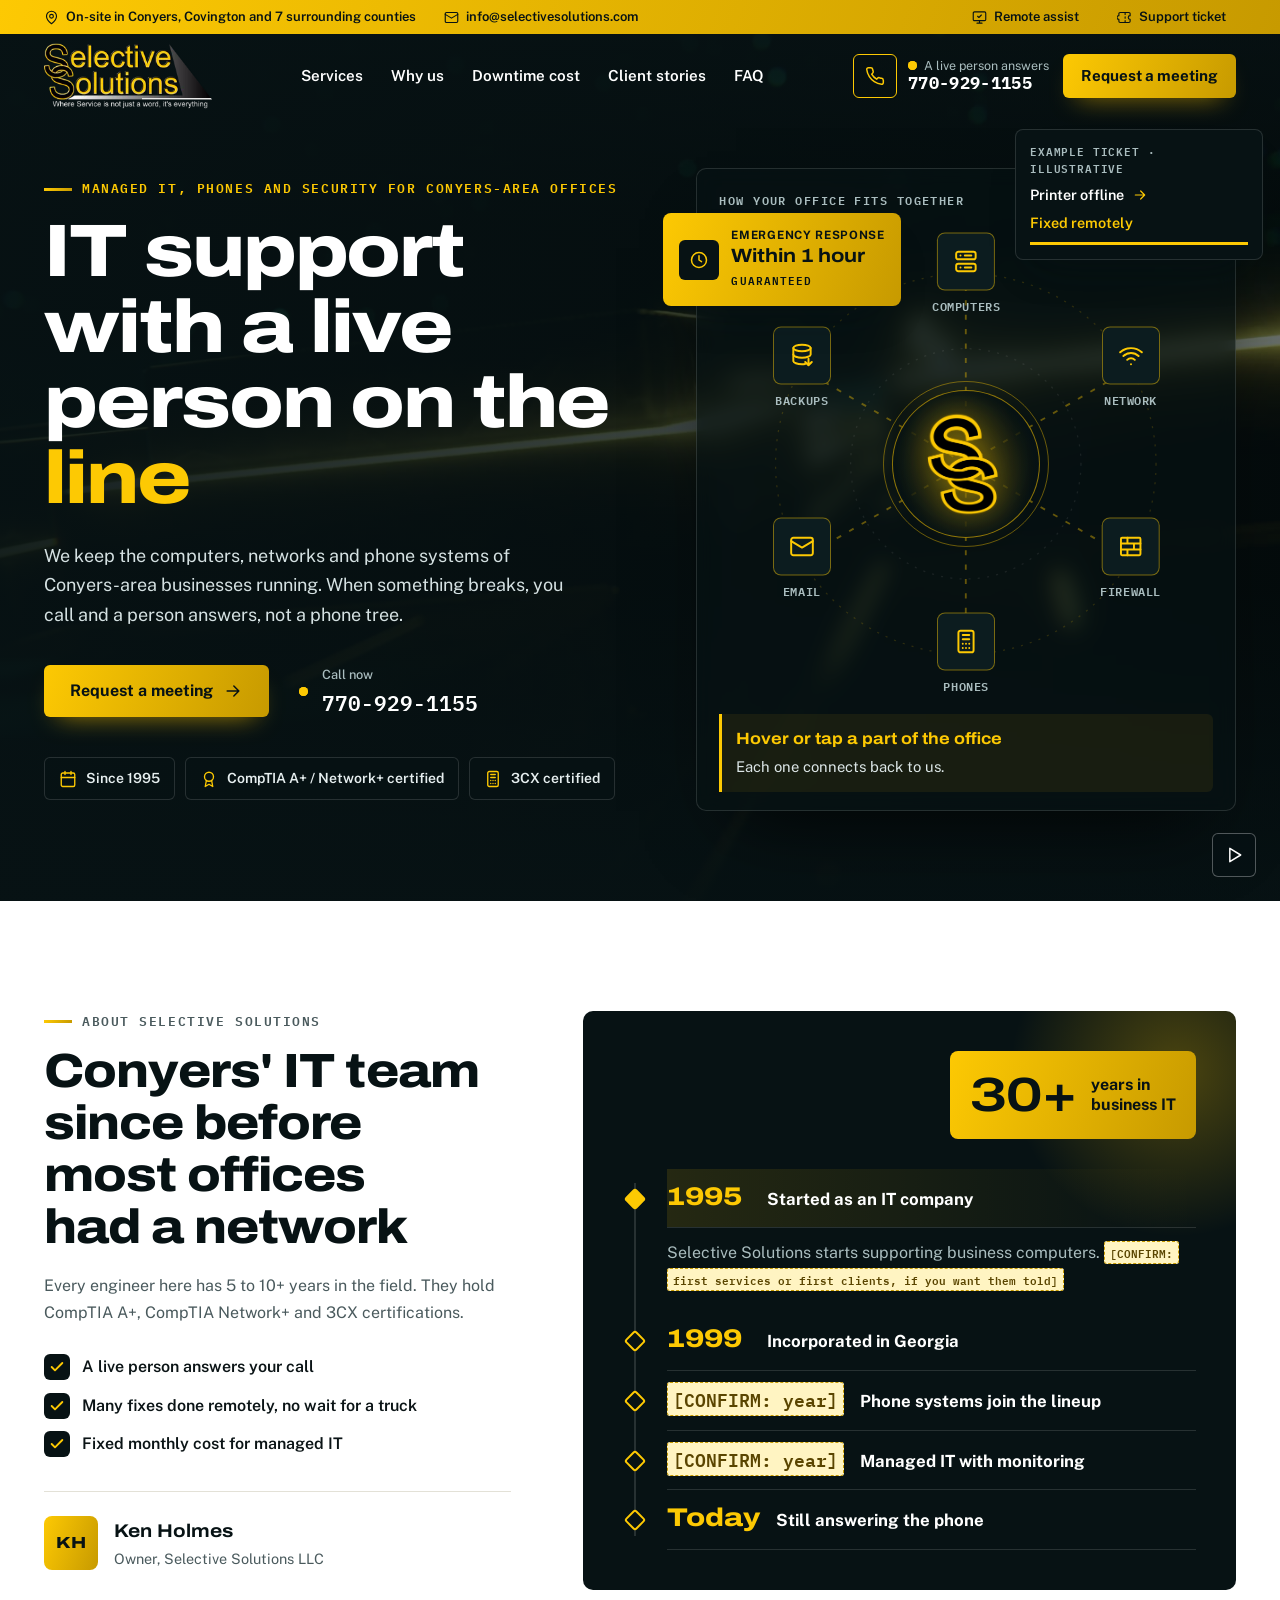
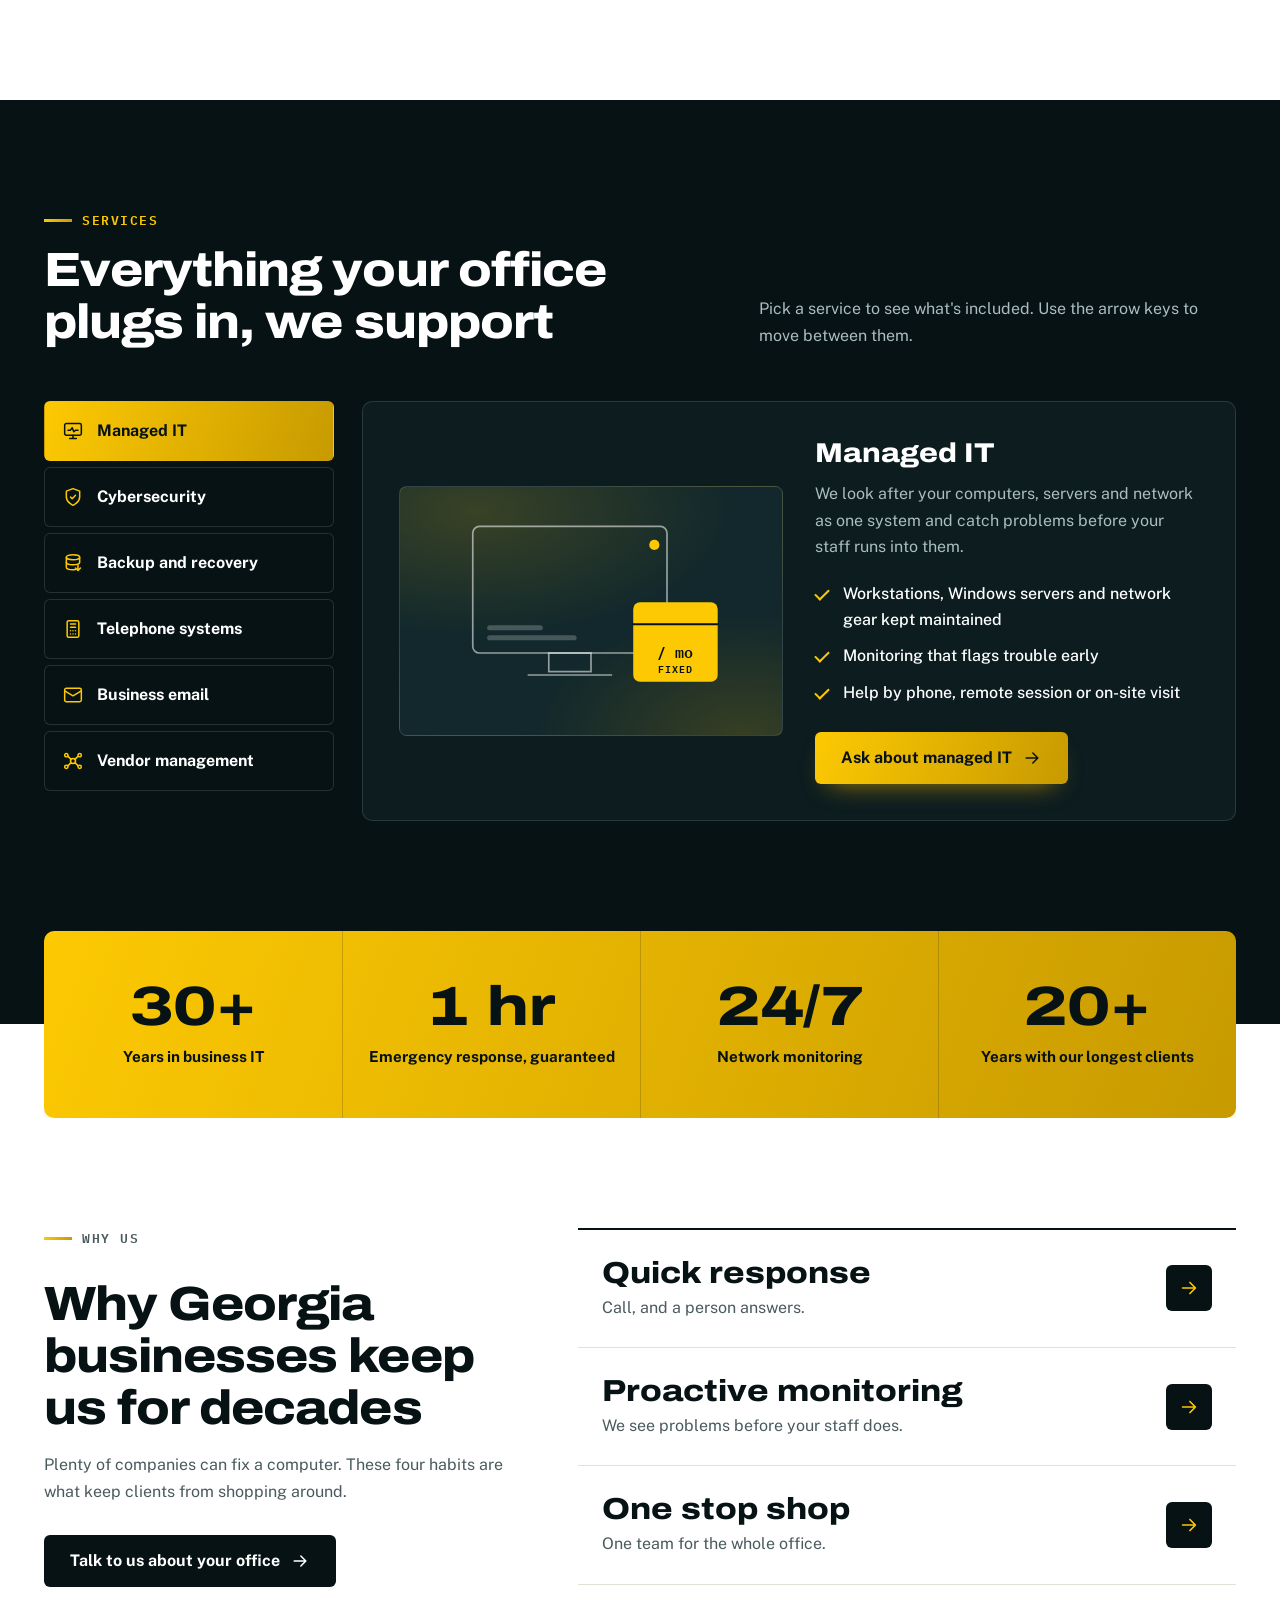
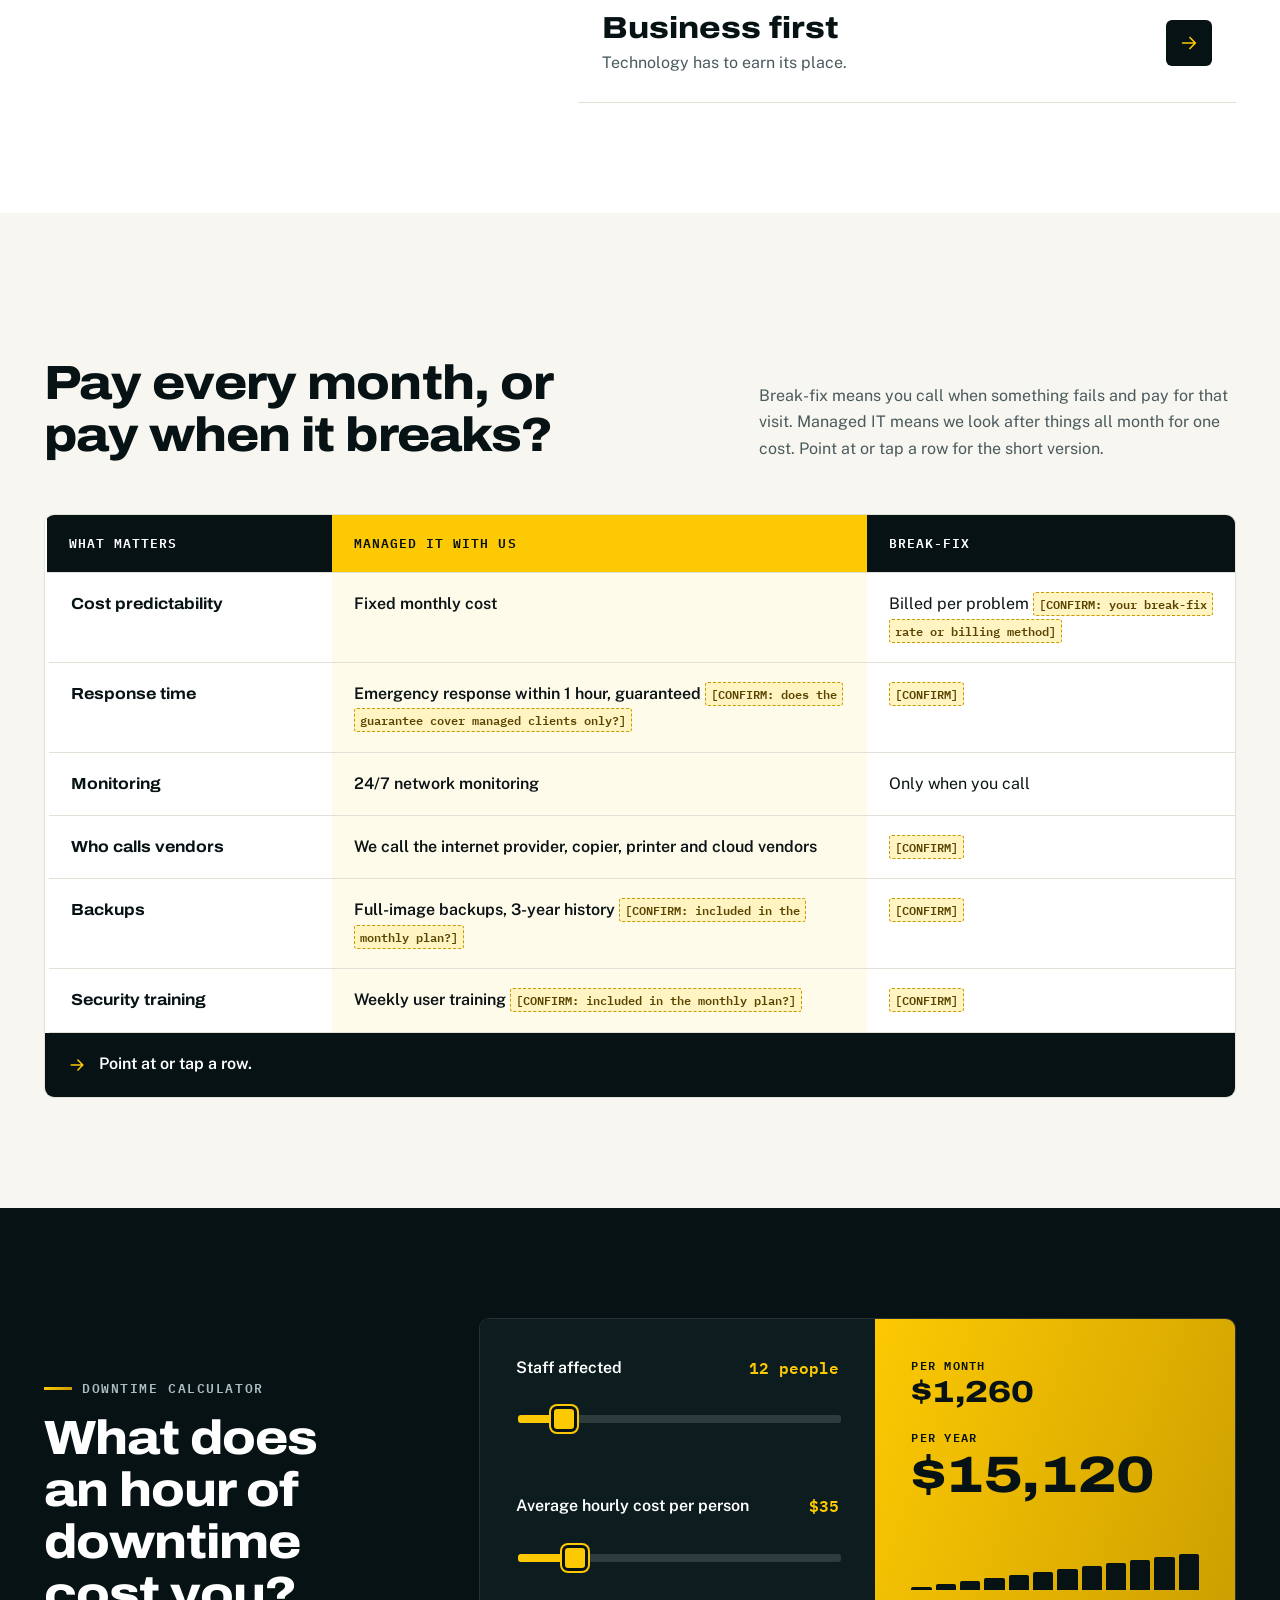
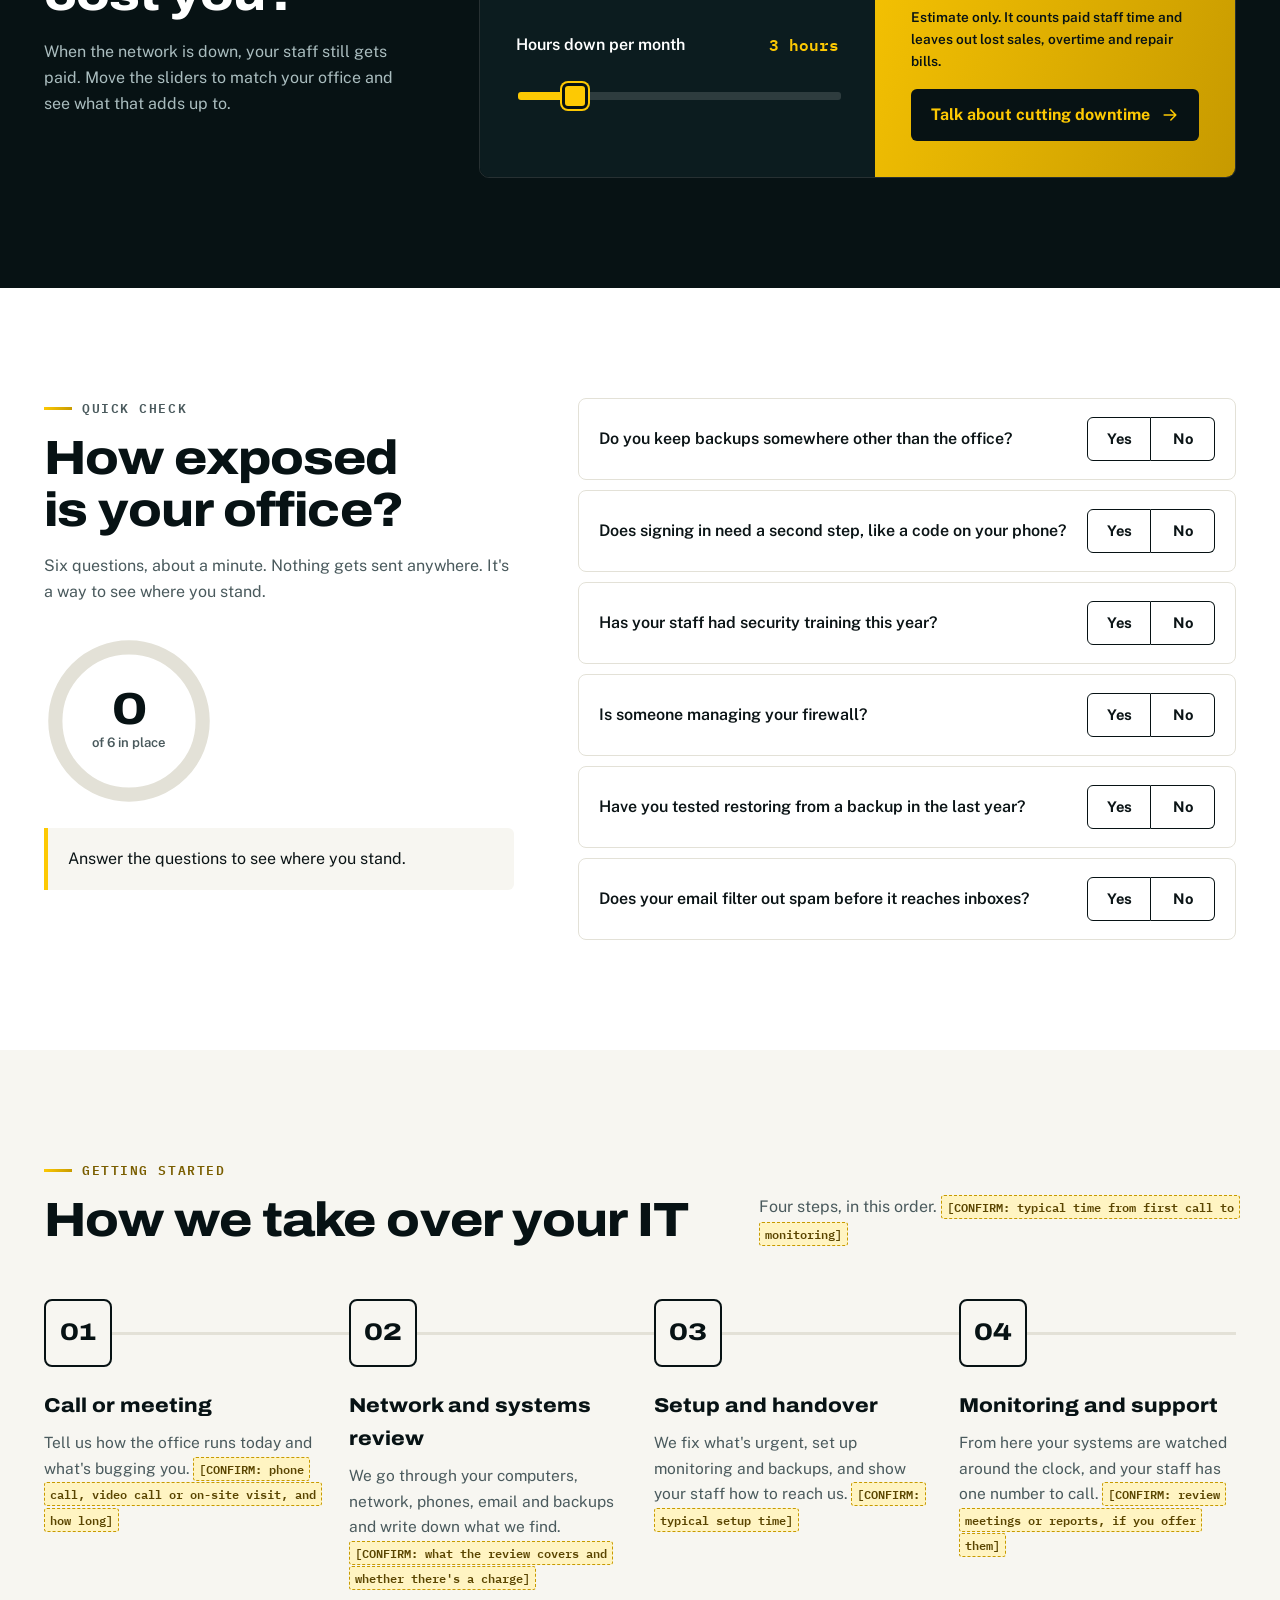
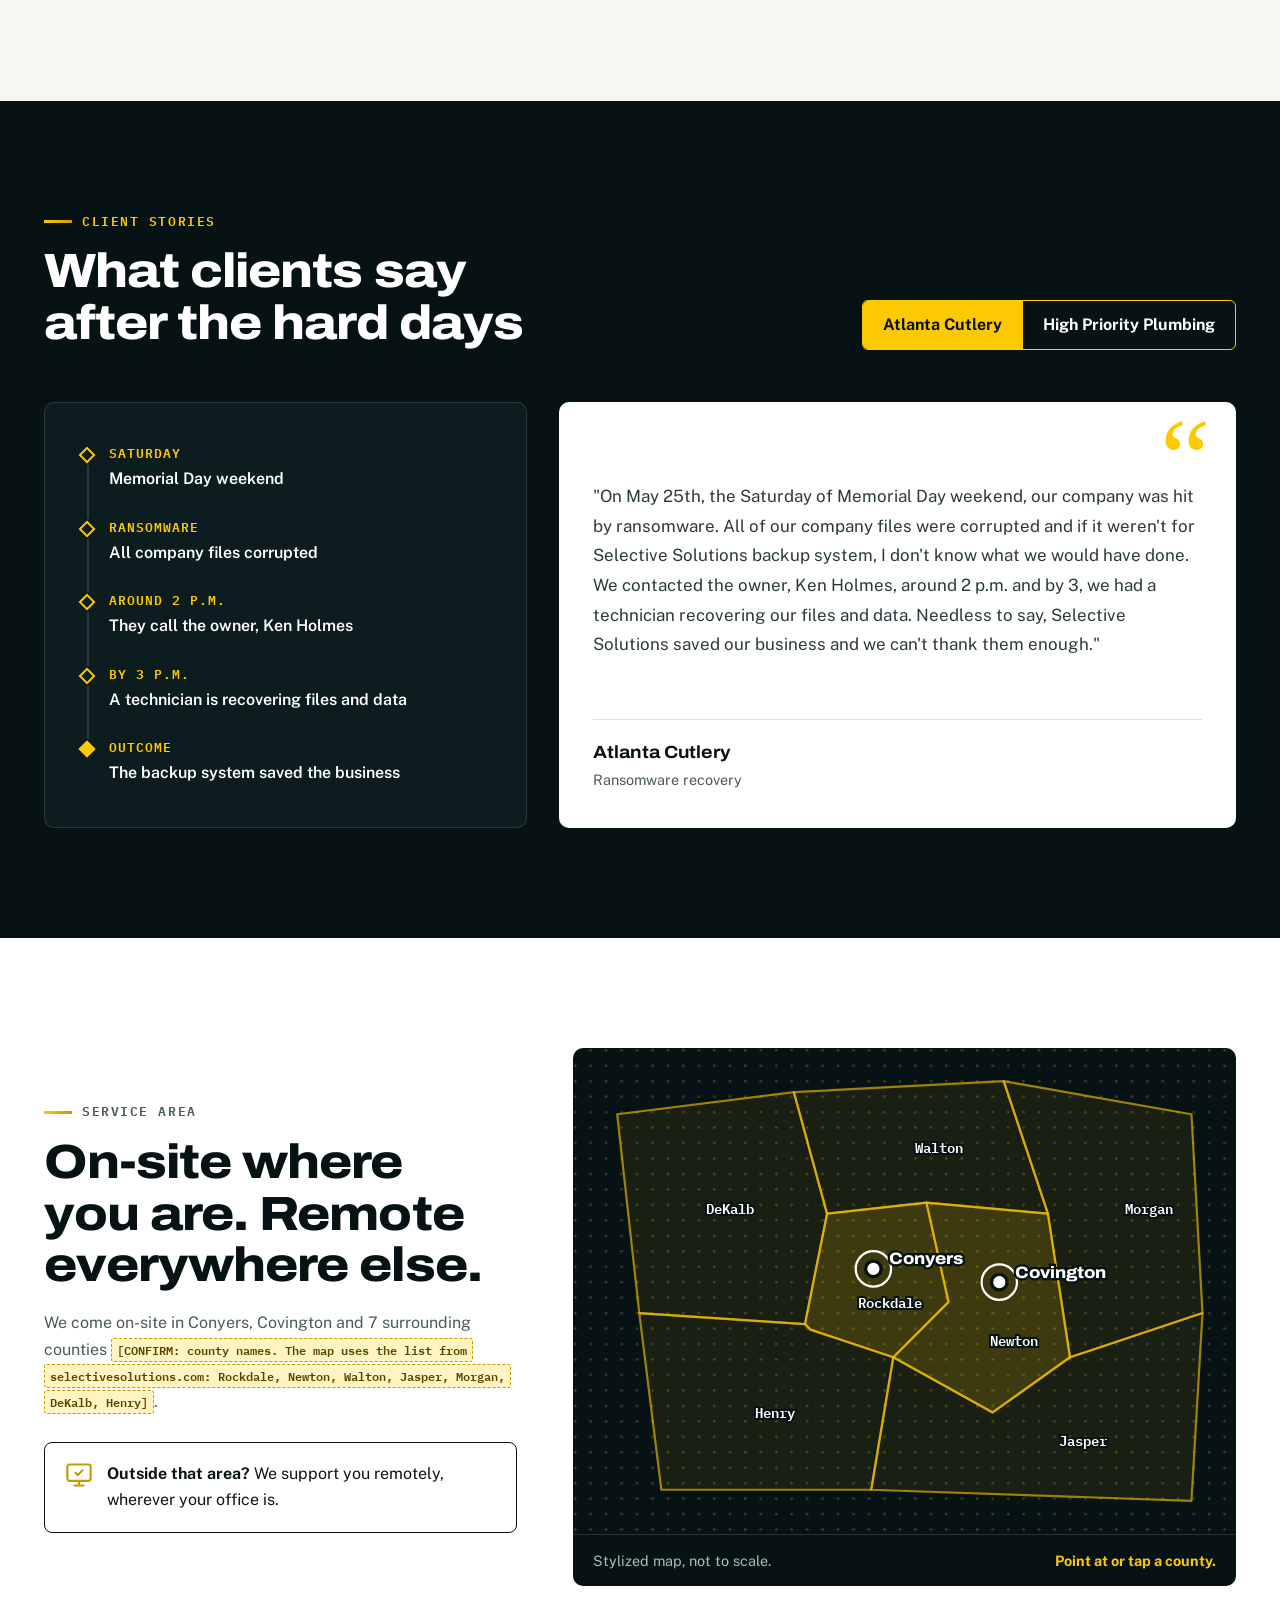
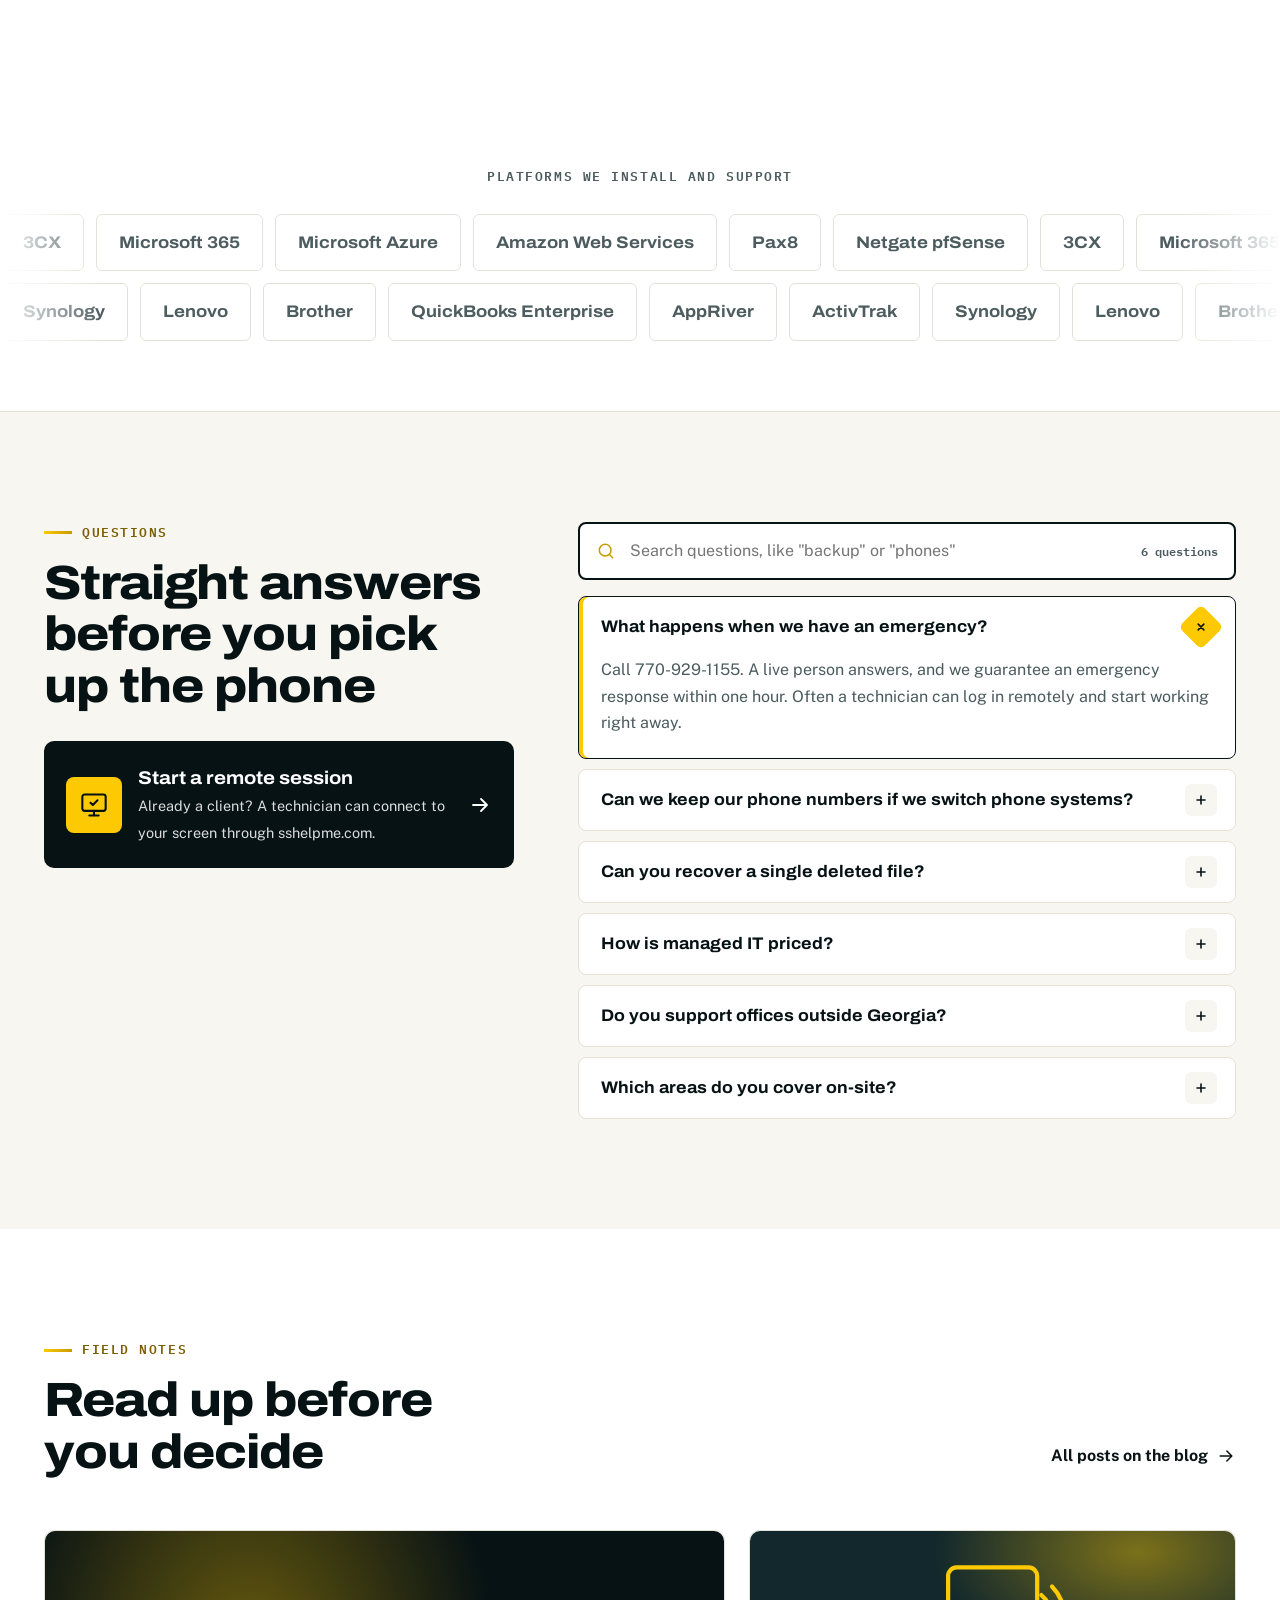
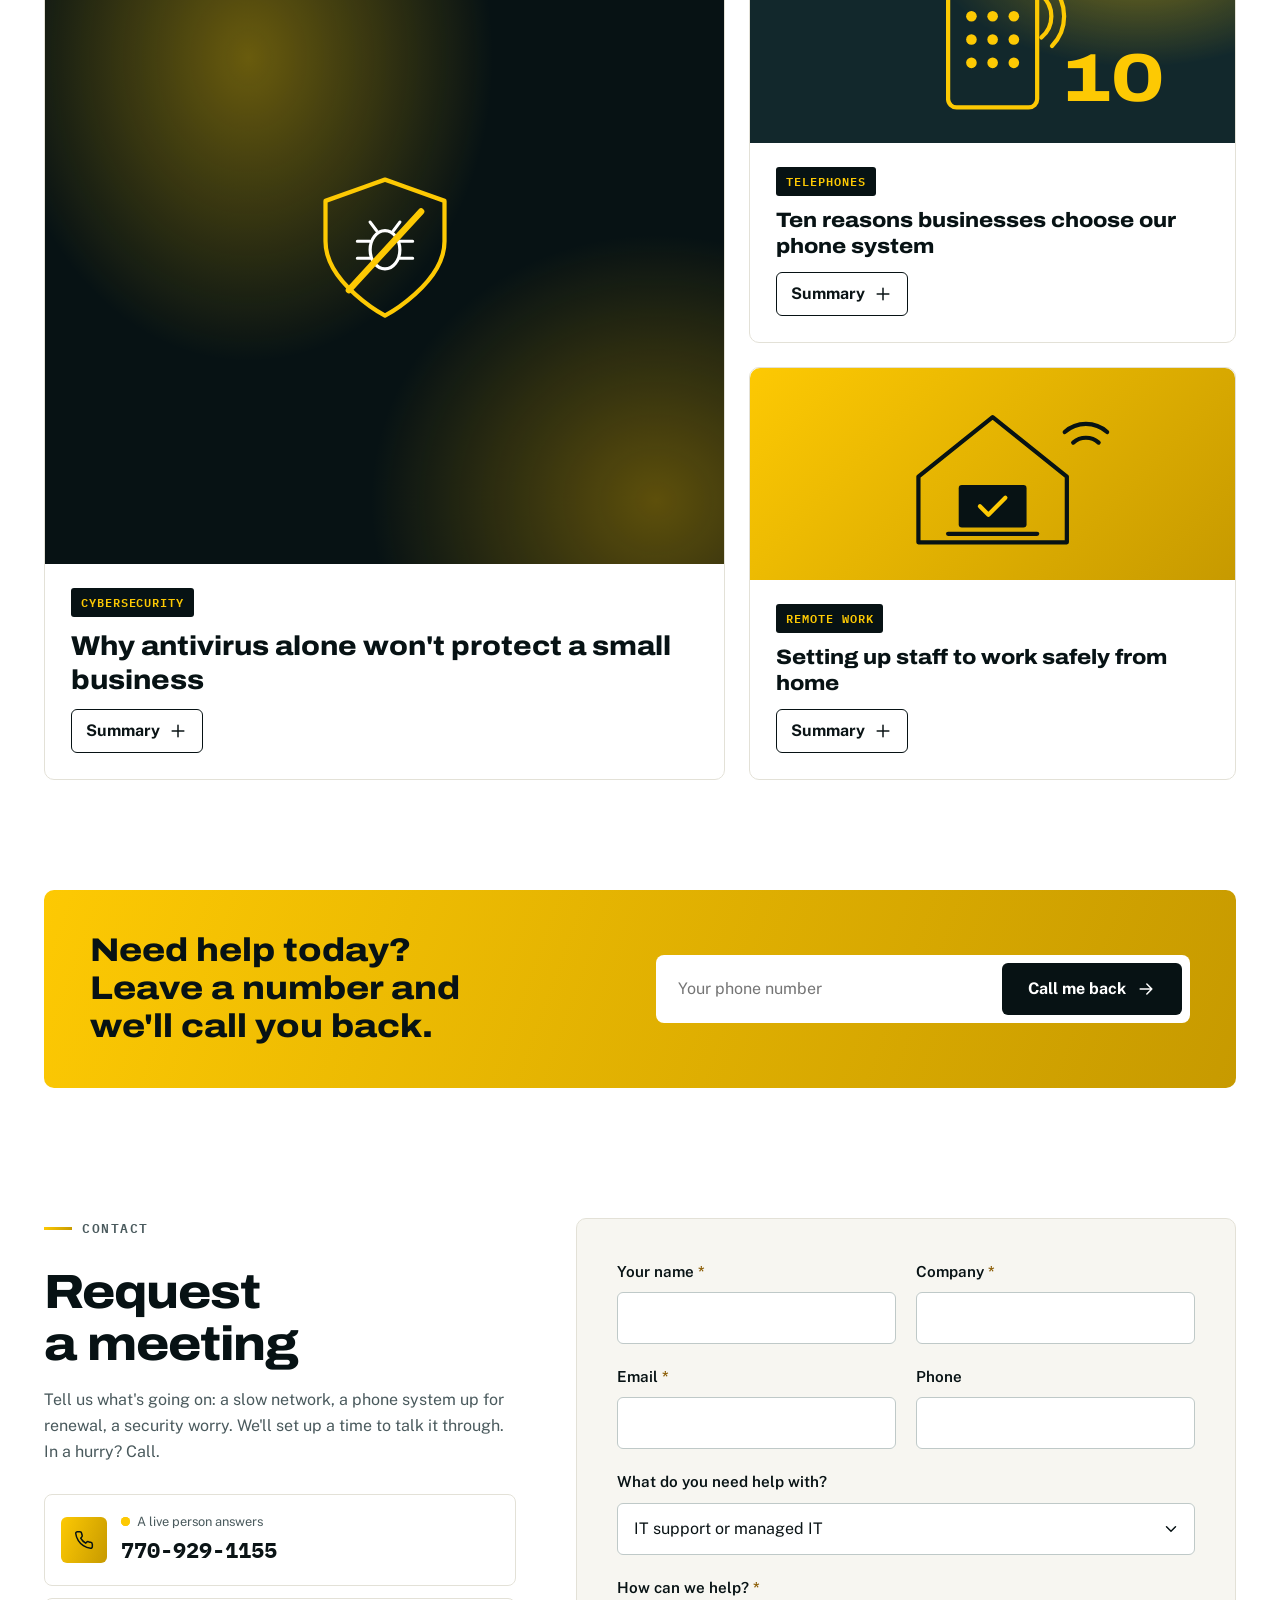
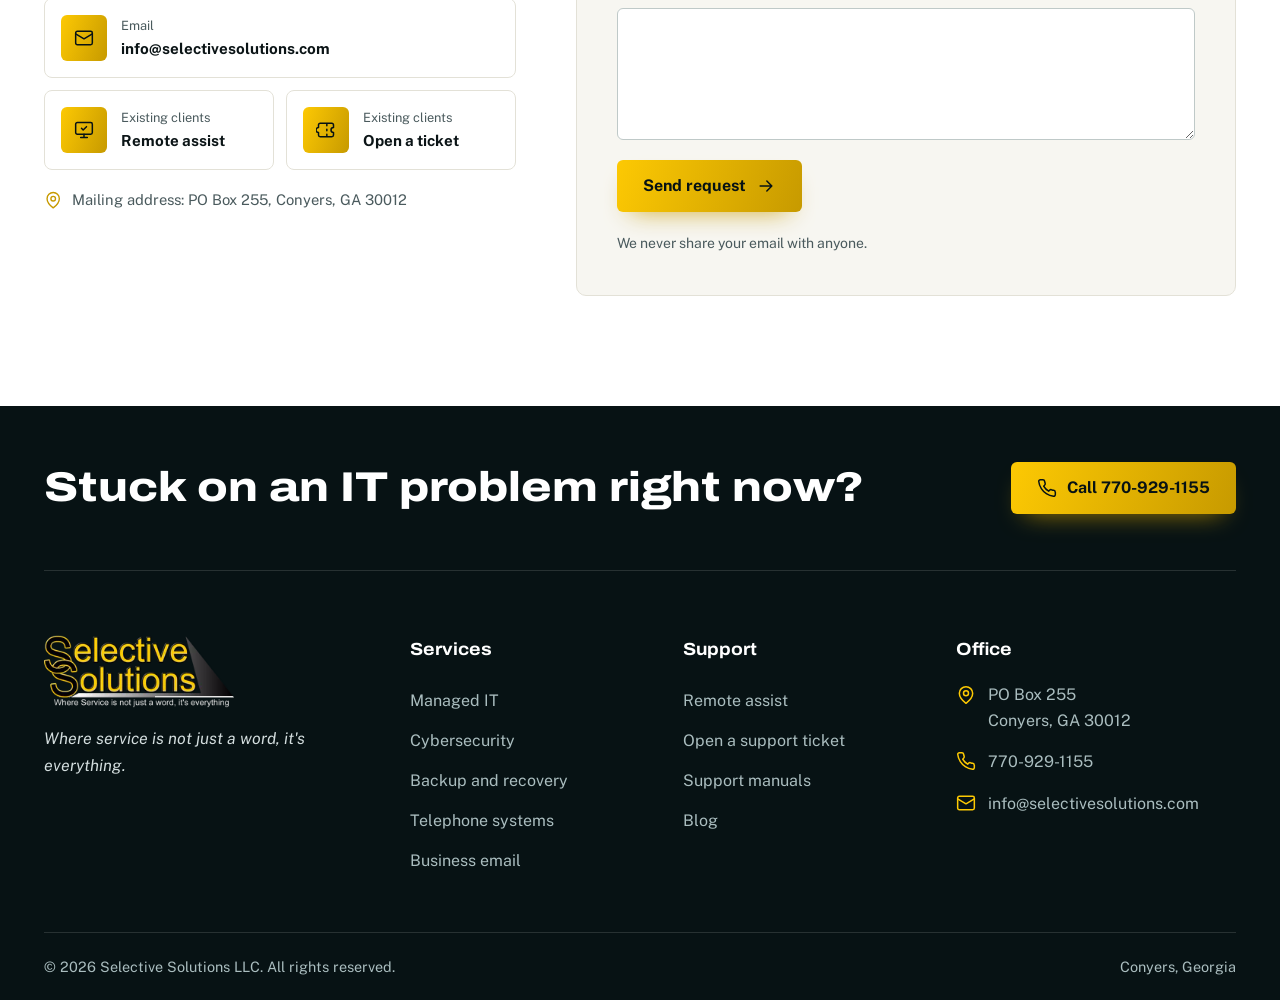
<file: index.html>
<!doctype html>
<html lang="en">
<head>
<meta charset="utf-8">
<meta name="viewport" content="width=device-width, initial-scale=1">
<title>Selective Solutions | IT Support, VoIP Phones & Cybersecurity in Conyers, GA</title>
<meta name="description" content="Selective Solutions supports the computers, networks, phone systems and backups of Georgia businesses. A live person answers, and emergency response is guaranteed within one hour. Call 770-929-1155.">
<meta name="theme-color" content="#071214">
<script>document.documentElement.classList.add('js')</script>
<meta property="og:title" content="Selective Solutions | IT support with a live person on the line">
<meta property="og:description" content="Managed IT, 3CX phone systems, cybersecurity and backups for businesses in Conyers, Covington and surrounding counties. In IT since 1995.">
<meta property="og:type" content="website">
<meta property="og:image" content="assets/images/android-chrome-512x512.png">
<link rel="icon" href="assets/images/favicon.ico" sizes="any">
<link rel="icon" type="image/png" sizes="32x32" href="assets/images/favicon-32x32.png">
<link rel="icon" type="image/png" sizes="16x16" href="assets/images/favicon-16x16.png">
<link rel="apple-touch-icon" sizes="180x180" href="assets/images/apple-touch-icon.png">
<link rel="manifest" href="site.webmanifest">
<link rel="preconnect" href="https://fonts.googleapis.com">
<link rel="preconnect" href="https://fonts.gstatic.com" crossorigin>
<link rel="stylesheet" href="https://fonts.googleapis.com/css2?family=Archivo:wdth,wght@100..125,500..800&family=Public+Sans:wght@400;500;600;700&family=IBM+Plex+Mono:wght@500;600&display=swap">
<link rel="preload" as="image" href="assets/images/hero-poster.jpg">
<script type="application/ld+json">{"@context":"https://schema.org","@type":"LocalBusiness","name":"Selective Solutions LLC","description":"IT support, managed IT services, VoIP telephone systems, cybersecurity and data backup for businesses.","telephone":"+1-770-929-1155","email":"info@selectivesolutions.com","url":"https://selectivesolutions.com/","foundingDate":"1999","address":{"@type":"PostalAddress","postOfficeBoxNumber":"255","addressLocality":"Conyers","addressRegion":"GA","postalCode":"30012","addressCountry":"US"},"areaServed":["Conyers","Covington","Rockdale County","Newton County","Walton County","Jasper County","Morgan County","DeKalb County","Henry County"]}</script>
<style>
/* Selective Solutions landing page.
   Colors sampled from the logo files: gold #FDC903 (monogram fill), deep gold #C79A00
   (the logo's glow edge, its warmest tone; the logo has no true orange), black #000000. */
:root {
  --gold: #FDC903;
  --gold-deep: #C79A00;
  --gold-text: #7A5E00;        /* darker shade of the logo gold for text on light backgrounds */
  --gold-tint: #FFF4C2;
  --black: #000000;
  --ink: #071214;
  --ink-2: #0C1C1F;
  --panel: #12282C;
  --off: #F7F6F1;
  --white: #FFFFFF;
  --text: #0B1416;
  --muted: #4A5A5D;
  --muted-d: #AABDBF;
  --line: #E3E1D7;
  --line-d: rgba(255, 255, 255, .13);
  --grad: linear-gradient(110deg, var(--gold) 0%, var(--gold-deep) 100%);
  --f-display: "Archivo", "Arial Narrow", Arial, sans-serif;
  --f-body: "Public Sans", system-ui, -apple-system, "Segoe UI", sans-serif;
  --f-mono: "IBM Plex Mono", ui-monospace, Consolas, monospace;
  --r-sm: 6px;
  --r: 8px;
  --r-lg: 10px;
  --ease: cubic-bezier(.22, .8, .3, 1);
  --top-h: 34px;
  --hdr-h: 84px;
  --shadow: 0 22px 44px -22px rgba(7, 18, 20, .45);
}

*, *::before, *::after { box-sizing: border-box; }
[hidden] { display: none !important; }
html { scroll-behavior: smooth; scroll-padding-top: 90px; -webkit-text-size-adjust: 100%; }
body { margin: 0; font-family: var(--f-body); font-size: 1rem; line-height: 1.65; color: var(--text); background: var(--white); -webkit-font-smoothing: antialiased; overflow-x: hidden; }
img, video, svg { display: block; max-width: 100%; }
img { height: auto; }
a { color: inherit; text-decoration: none; }
ul, ol { list-style: none; margin: 0; padding: 0; }
h1, h2, h3, p, figure, blockquote, fieldset, legend { margin: 0; padding: 0; }
fieldset { border: 0; min-width: 0; }
button, input, select, textarea { font: inherit; color: inherit; }
button { cursor: pointer; background: none; border: 0; padding: 0; }
:focus-visible { outline: 3px solid var(--gold); outline-offset: 3px; }
.section--off :focus-visible, .about :focus-visible, .why :focus-visible, .check :focus-visible, .area :focus-visible, .notes :focus-visible, .contact :focus-visible { outline-color: var(--ink); }
.sr-only { position: absolute !important; width: 1px; height: 1px; padding: 0; margin: -1px; overflow: hidden; clip: rect(0 0 0 0); white-space: nowrap; border: 0; }
.skip { position: fixed; top: 10px; left: 10px; z-index: 1000; padding: 10px 16px; background: var(--gold); color: var(--ink); font-weight: 700; border-radius: var(--r-sm); transform: translateY(-160%); transition: transform .2s; }
.skip:focus { transform: none; }
.confirm { display: inline; padding: 1px 5px; border: 1px dashed var(--gold-deep); border-radius: 3px; background: var(--gold-tint); color: #5A4500; font-family: var(--f-mono); font-size: .78em; font-weight: 600; line-height: 1.6; -webkit-box-decoration-break: clone; box-decoration-break: clone; }

.ic { width: 1.25em; height: 1.25em; flex: none; fill: none; stroke: currentColor; stroke-width: 1.8; stroke-linecap: round; stroke-linejoin: round; }
.container { width: 100%; max-width: 1240px; margin: 0 auto; padding: 0 24px; }
.section { padding: 110px 0; }
.section--dark { background: var(--ink); color: var(--white); }
.section--off { background: var(--off); }

/* Type */
.eyebrow { display: flex; align-items: center; gap: 10px; margin-bottom: 14px; font-family: var(--f-mono); font-size: .8125rem; font-weight: 600; letter-spacing: .12em; text-transform: uppercase; color: var(--gold-text); }
.eyebrow::before { content: ""; width: 28px; height: 3px; background: var(--grad); flex: none; }
.eyebrow--gold { color: var(--gold); }
.h2 { font-family: var(--f-display); font-stretch: 112%; font-weight: 800; font-size: clamp(1.9rem, 1.2rem + 2.3vw, 3rem); line-height: 1.08; letter-spacing: -.02em; color: var(--ink); text-wrap: balance; }
.h2--light { color: var(--white); }
.split-head { display: grid; grid-template-columns: minmax(0, 7fr) minmax(0, 5fr); align-items: end; gap: 24px 48px; margin-bottom: 52px; }
.split-head__p { color: var(--muted); }
.section--dark .split-head__p { color: var(--muted-d); }
.link-wipe { display: inline-flex; align-items: center; gap: 8px; min-height: 44px; font-weight: 700; background: linear-gradient(var(--gold), var(--gold)) left calc(100% - 8px) / 0 3px no-repeat; transition: background-size .35s var(--ease); justify-self: end; }
.link-wipe:hover, .link-wipe:focus-visible { background-size: 100% 3px; }
.link-wipe .ic { transition: transform .25s var(--ease); }
.link-wipe:hover .ic { transform: translateX(5px); }

/* Buttons: a fill sweeps in from the left on hover */
.btn { --mx: 0px; --my: 0px; position: relative; isolation: isolate; overflow: hidden; display: inline-flex; align-items: center; justify-content: center; gap: 10px; min-height: 52px; padding: 0 26px; border-radius: var(--r-sm); font-weight: 700; font-size: 1rem; line-height: 1; white-space: nowrap; transform: translate(var(--mx), var(--my)); transition: transform .25s var(--ease), color .3s, box-shadow .3s; touch-action: manipulation; }
.btn::before { content: ""; position: absolute; inset: 0; z-index: -1; transform: scaleX(0); transform-origin: left; transition: transform .4s var(--ease); }
.btn:hover::before, .btn:focus-visible::before { transform: scaleX(1); }
.btn .ic { transition: transform .3s var(--ease); }
.btn:hover .ic { transform: translateX(4px); }
.btn:active { transform: translate(var(--mx), var(--my)) scale(.97); }
.btn--grad { background: var(--grad); color: var(--ink); box-shadow: 0 12px 26px -14px rgba(199, 154, 0, .9); }
.btn--grad::before { background: var(--ink); }
.btn--grad:hover, .btn--grad:focus-visible { color: var(--gold); }
.section--dark .btn--grad::before, .callback .btn--grad::before, .foot .btn--grad::before { background: var(--white); }
.section--dark .btn--grad:hover, .foot .btn--grad:hover, .section--dark .btn--grad:focus-visible, .foot .btn--grad:focus-visible { color: var(--ink); }
.btn--dark { background: var(--ink); color: var(--white); }
.btn--dark::before { background: var(--gold); }
.btn--dark:hover, .btn--dark:focus-visible { color: var(--ink); }
.btn--sm { min-height: 44px; padding: 0 18px; font-size: .95rem; }

.live { position: relative; display: inline-block; width: 9px; height: 9px; border-radius: 50%; background: var(--gold); flex: none; font-style: normal; }
.live::after { content: ""; position: absolute; inset: 0; border-radius: 50%; background: var(--gold); animation: ping 1.8s var(--ease) infinite; }
@keyframes ping { 0% { transform: scale(1); opacity: .75; } 80%, 100% { transform: scale(2.8); opacity: 0; } }

/* Custom cursor (enabled by JS on fine pointers only) */
.cursor { display: none; }
.has-cursor .cursor { display: block; opacity: 0; transition: opacity .3s; }
.has-cursor, .has-cursor a, .has-cursor button, .has-cursor label, .has-cursor summary, .has-cursor [tabindex], .has-cursor input[type="range"] { cursor: none; }
.has-cursor input:not([type="range"]):not([type="radio"]), .has-cursor textarea, .has-cursor select { cursor: text; }
.has-cursor select { cursor: pointer; }
.cursor__dot, .cursor__ring { position: fixed; top: 0; left: 0; z-index: 9999; pointer-events: none; border-radius: 50%; will-change: transform; }
.cursor__dot { width: 8px; height: 8px; margin: -4px 0 0 -4px; background: var(--gold); }
.cursor__ring { display: grid; place-items: center; width: 38px; height: 38px; margin: -19px 0 0 -19px; border: 1.5px solid var(--gold); transition: width .25s var(--ease), height .25s var(--ease), margin .25s var(--ease), background-color .25s, border-color .25s; mix-blend-mode: normal; }
.cursor.is-hover .cursor__ring { width: 64px; height: 64px; margin: -32px 0 0 -32px; background: rgba(253, 201, 3, .9); border-color: var(--gold); }
.cursor.is-hover .cursor__dot { opacity: 0; }
.cursor__label { font-family: var(--f-mono); font-size: .68rem; font-weight: 600; letter-spacing: .06em; text-transform: uppercase; color: var(--ink); opacity: 0; transition: opacity .2s; }
.cursor.is-hover .cursor__label { opacity: 1; }
.cursor.is-text .cursor__ring, .cursor.is-text .cursor__dot { opacity: 0; }

/* Header */
.site-head { position: fixed; top: 0; left: 0; right: 0; z-index: 60; transition: transform .35s var(--ease); }
.site-head.is-scrolled { transform: translateY(calc(-1 * var(--top-h))); }
.topbar { height: var(--top-h); background: var(--grad); color: var(--ink); font-size: .8125rem; font-weight: 600; }
.topbar__in { display: flex; align-items: center; justify-content: space-between; gap: 16px; height: 100%; }
.topbar ul { display: flex; align-items: center; gap: 4px 18px; }
.topbar li { display: flex; align-items: center; gap: 7px; white-space: nowrap; }
.topbar .ic { width: 15px; height: 15px; }
.topbar a { display: inline-flex; align-items: center; gap: 7px; height: var(--top-h); padding: 0 10px; background: linear-gradient(var(--ink), var(--ink)) left / 0 100% no-repeat; transition: background-size .3s var(--ease), color .2s; }
.topbar a:hover, .topbar a:focus-visible { background-size: 100% 100%; color: var(--gold); }
.topbar a:focus-visible { outline-color: var(--ink); outline-offset: -3px; }
.hdr { background: transparent; border-bottom: 1px solid transparent; transition: background-color .35s, border-color .35s, backdrop-filter .35s; }
.is-scrolled .hdr { background: rgba(7, 18, 20, .86); border-color: var(--line-d); -webkit-backdrop-filter: blur(14px); backdrop-filter: blur(14px); }
.hdr__in { display: flex; align-items: center; justify-content: space-between; gap: 20px; height: var(--hdr-h); transition: height .35s var(--ease); }
.is-scrolled .hdr__in { height: 66px; }
.hdr__logo img { width: 168px; transition: width .35s var(--ease); }
.is-scrolled .hdr__logo img { width: 140px; }
.nav { position: relative; }
.nav ul { display: flex; gap: 2px; }
.nav a { display: inline-flex; align-items: center; min-height: 44px; padding: 0 13px; color: var(--white); font-weight: 600; font-size: .95rem; transition: color .2s; }
.nav a:hover, .nav a.is-active { color: var(--gold); }
.nav__bar { position: absolute; left: 0; bottom: -2px; height: 3px; width: var(--w, 0); background: var(--gold); transform: translateX(var(--x, 0)); transition: transform .45s var(--ease), width .45s var(--ease), opacity .3s; opacity: 0; }
.nav__bar.is-on { opacity: 1; }
.hdr__act { display: flex; align-items: center; gap: 14px; }
.hdr__call { display: flex; align-items: center; gap: 11px; color: var(--white); }
.hdr__call-ic { display: grid; place-items: center; width: 44px; height: 44px; border-radius: var(--r-sm); border: 1.5px solid var(--gold); color: var(--gold); transition: background-color .25s, color .25s, transform .25s var(--ease); }
.hdr__call:hover .hdr__call-ic { background: var(--gold); color: var(--ink); transform: rotate(-12deg); }
.hdr__call-txt { display: flex; flex-direction: column; line-height: 1.25; }
.hdr__call-txt > span { display: flex; align-items: center; gap: 7px; font-size: .78rem; color: var(--muted-d); }
.hdr__call-txt strong { font-family: var(--f-mono); font-size: 1.05rem; letter-spacing: .02em; transition: color .2s; }
.hdr__call:hover strong { color: var(--gold); }
.hdr__burger { display: none; flex-direction: column; justify-content: center; gap: 6px; width: 46px; height: 46px; padding: 0 11px; border: 1px solid var(--line-d); border-radius: var(--r-sm); background: rgba(7, 18, 20, .5); }
.hdr__burger span { display: block; height: 2px; background: var(--white); transition: transform .3s var(--ease), background-color .2s; }
.hdr__burger span:nth-child(2) { width: 70%; }
.hdr__burger:hover span { background: var(--gold); }
.hdr__burger:hover span:nth-child(2) { transform: translateX(6px); }

/* Full-screen mobile menu */
.menu { position: fixed; inset: 0; z-index: 100; display: flex; flex-direction: column; overflow-y: auto; background: var(--ink); color: var(--white); clip-path: inset(0 0 100% 0); transition: clip-path .5s var(--ease); }
.menu.is-open { clip-path: inset(0 0 0 0); }
.menu__top { display: flex; align-items: center; justify-content: space-between; min-height: 84px; }
.menu__top img { width: 150px; }
.menu__close { display: grid; place-items: center; width: 46px; height: 46px; border: 1px solid var(--line-d); border-radius: var(--r-sm); color: var(--white); transition: background-color .2s, color .2s, transform .3s var(--ease); }
.menu__close:hover { background: var(--gold); color: var(--ink); transform: rotate(90deg); }
.menu__body { display: grid; grid-template-columns: 1.4fr 1fr; gap: 40px; padding-top: 24px; padding-bottom: 48px; }
.menu__nav a { display: flex; align-items: baseline; gap: 18px; padding: 10px 0; border-bottom: 1px solid var(--line-d); font-family: var(--f-display); font-stretch: 115%; font-weight: 800; font-size: clamp(1.4rem, 1rem + 2.4vw, 2.4rem); line-height: 1.15; transition: color .2s, padding-left .3s var(--ease); }
.menu__nav span { font-family: var(--f-mono); font-size: .85rem; font-weight: 600; color: var(--gold); }
.menu__nav a:hover, .menu__nav a:focus-visible { color: var(--gold); padding-left: 10px; }
.menu.is-open .menu__nav li { animation: menuIn .5s var(--ease) both; }
.menu.is-open .menu__nav li:nth-child(n) { animation-delay: calc(var(--n, 0) * 40ms + 120ms); }
@keyframes menuIn { from { opacity: 0; transform: translateY(16px); } }
.menu__side { display: flex; flex-direction: column; align-items: flex-start; gap: 16px; }
.menu__label { display: flex; align-items: center; gap: 9px; color: var(--muted-d); }
.menu__phone { font-family: var(--f-mono); font-size: 1.9rem; font-weight: 600; color: var(--gold); }
.menu__links { display: grid; gap: 2px; margin-top: 8px; color: var(--muted-d); }
.menu__links a { display: inline-flex; align-items: center; min-height: 44px; }
.menu__links a:hover { color: var(--gold); }

/* Hero */
.hero { position: relative; isolation: isolate; overflow: hidden; display: flex; align-items: center; min-height: max(760px, min(100svh, 1000px)); padding: calc(var(--top-h) + var(--hdr-h) + 50px) 0 90px; background: var(--ink); color: var(--white); }
.hero__video { position: absolute; inset: 0; z-index: -2; width: 100%; height: 100%; object-fit: cover; }
.hero__overlay { position: absolute; inset: 0; z-index: -1; background: linear-gradient(95deg, rgba(7, 18, 20, .95) 0%, rgba(7, 18, 20, .82) 45%, rgba(7, 18, 20, .6) 100%), linear-gradient(0deg, rgba(7, 18, 20, .9) 0%, rgba(7, 18, 20, 0) 35%), linear-gradient(180deg, rgba(7, 18, 20, .8) 0%, rgba(7, 18, 20, 0) 25%); }
.hero__grid { display: grid; grid-template-columns: minmax(0, 1.05fr) minmax(0, .95fr); align-items: center; gap: 56px; }
.hero__title { margin-bottom: 24px; font-family: var(--f-display); font-stretch: 118%; font-weight: 800; font-size: clamp(2.5rem, 1.2rem + 4.3vw, 4.7rem); line-height: 1.02; letter-spacing: -.028em; }
.hero__title .w { display: inline-block; overflow: hidden; vertical-align: top; padding-bottom: .06em; margin-bottom: -.06em; }
.hero__title .w > span { display: inline-block; }
.js .hero__title .w > span { transform: translateY(108%); animation: wordUp .85s var(--ease) forwards; animation-delay: calc(var(--i) * 75ms + 150ms); }
@keyframes wordUp { to { transform: none; } }
.hero__hl { color: var(--gold); }
.hero__lead { max-width: 540px; margin-bottom: 34px; font-size: 1.125rem; color: #D5E1E2; }
.hero__cta { display: flex; flex-wrap: wrap; align-items: center; gap: 18px 30px; margin-bottom: 38px; }
.hero__phone { display: inline-flex; align-items: center; gap: 14px; min-height: 52px; font-family: var(--f-mono); font-size: 1.3rem; font-weight: 600; background: linear-gradient(var(--gold), var(--gold)) left bottom / 0 2px no-repeat; transition: background-size .35s var(--ease), color .2s; }
.hero__phone small { display: block; font-family: var(--f-body); font-size: .8rem; font-weight: 500; color: var(--muted-d); }
.hero__phone:hover { color: var(--gold); background-size: 100% 2px; }
.trust { display: flex; flex-wrap: wrap; gap: 10px; }
.trust li { display: inline-flex; align-items: center; gap: 9px; padding: 9px 14px; border: 1px solid var(--line-d); border-radius: var(--r-sm); background: rgba(7, 18, 20, .5); font-size: .875rem; font-weight: 600; color: #E6EEEF; }
.trust .ic { color: var(--gold); width: 18px; height: 18px; }
.hero__toggle { position: absolute; right: 24px; bottom: 24px; z-index: 3; display: grid; place-items: center; width: 44px; height: 44px; border-radius: var(--r-sm); border: 1px solid rgba(255, 255, 255, .3); background: rgba(7, 18, 20, .55); color: var(--white); transition: background-color .2s, color .2s, border-color .2s; }
.hero__toggle:hover { background: var(--gold); border-color: var(--gold); color: var(--ink); }
.hero__toggle .ic--play { display: none; }
.hero__toggle[aria-pressed="true"] .ic--play { display: block; }
.hero__toggle[aria-pressed="true"] .ic--pause { display: none; }

/* Hero diagram */
.dia-wrap { position: relative; justify-self: end; width: 100%; max-width: 540px; }
.dia { position: relative; padding: 22px 22px 18px; border: 1px solid var(--line-d); border-radius: var(--r-lg); background: rgba(7, 18, 20, .62); -webkit-backdrop-filter: blur(10px); backdrop-filter: blur(10px); box-shadow: 0 40px 80px -40px rgba(0, 0, 0, .9); }
.dia__title { font-family: var(--f-mono); font-size: .75rem; font-weight: 600; letter-spacing: .12em; text-transform: uppercase; color: var(--muted-d); text-align: right; }
.dia__stage { position: relative; aspect-ratio: 1; margin: 6px 0 4px; }
.dia__lines { position: absolute; inset: 0; width: 100%; height: 100%; overflow: visible; }
.dia__orbit { fill: none; stroke: rgba(253, 201, 3, .16); stroke-width: 1.2; stroke-dasharray: 2 7; }
.dia__orbit--in { stroke: rgba(255, 255, 255, .08); }
.dia__line { stroke: rgba(253, 201, 3, .38); stroke-width: 1.8; stroke-dasharray: 5 9; animation: flow 1.6s linear infinite; transition: stroke .3s, stroke-width .3s; }
.dia__line.is-on { stroke: var(--gold); stroke-width: 3.5; stroke-dasharray: 10 6; filter: drop-shadow(0 0 6px rgba(253, 201, 3, .8)); animation-duration: .7s; }
@keyframes flow { to { stroke-dashoffset: -28; } }
.dia__core { position: absolute; left: 50%; top: 50%; width: 30%; aspect-ratio: 1; transform: translate(-50%, -50%); display: grid; place-items: center; border-radius: 50%; background: radial-gradient(circle, rgba(253, 201, 3, .2), rgba(7, 18, 20, .9) 68%); border: 1.5px solid rgba(253, 201, 3, .55); }
.dia__core::after { content: ""; position: absolute; inset: -10px; border-radius: 50%; border: 1px solid rgba(253, 201, 3, .4); animation: corePulse 3s var(--ease) infinite; }
@keyframes corePulse { 0% { transform: scale(.92); opacity: .9; } 100% { transform: scale(1.25); opacity: 0; } }
.dia__core img { width: 64%; filter: drop-shadow(0 0 18px rgba(253, 201, 3, .45)); }
.dia__node { position: absolute; left: var(--x); top: var(--y); z-index: 2; display: flex; flex-direction: column; align-items: center; gap: 6px; transform: translate(-50%, -50%); color: var(--white); }
.dia__node .ic { box-sizing: content-box; width: 26px; height: 26px; padding: 15px; border-radius: var(--r); border: 1.5px solid rgba(253, 201, 3, .45); background: var(--ink-2); color: var(--gold); transition: background-color .25s, color .25s, transform .3s var(--ease), border-color .25s, box-shadow .3s; }
.dia__node span { font-family: var(--f-mono); font-size: .72rem; font-weight: 600; letter-spacing: .05em; text-transform: uppercase; color: var(--muted-d); transition: color .2s; }
.dia__node:hover .ic, .dia__node[aria-pressed="true"] .ic, .dia__node:focus-visible .ic { background: var(--gold); color: var(--ink); border-color: var(--gold); transform: translateY(-4px) scale(1.08); box-shadow: 0 0 0 6px rgba(253, 201, 3, .18); }
.dia__node:hover span, .dia__node[aria-pressed="true"] span { color: var(--gold); }
.dia__node:focus-visible { outline: none; }
.dia__info { display: grid; gap: 2px; min-height: 66px; padding: 12px 14px; border-left: 3px solid var(--gold); background: rgba(253, 201, 3, .07); border-radius: 0 var(--r-sm) var(--r-sm) 0; }
.dia__info-title { font-family: var(--f-display); font-stretch: 110%; font-size: 1.02rem; color: var(--gold); }
.dia__info-text { font-size: .925rem; color: #DCE6E7; }
.badge-1hr { position: absolute; left: -34px; top: 44px; z-index: 3; display: flex; align-items: center; gap: 12px; padding: 13px 16px; border-radius: var(--r); background: var(--grad); color: var(--ink); box-shadow: var(--shadow); animation: bob 6s ease-in-out infinite; }
.badge-1hr__ic { display: grid; place-items: center; width: 40px; height: 40px; border-radius: var(--r-sm); background: var(--ink); color: var(--gold); }
.badge-1hr small { display: block; font-size: .72rem; font-weight: 700; text-transform: uppercase; letter-spacing: .06em; }
.badge-1hr strong { display: block; font-family: var(--f-display); font-stretch: 115%; font-size: 1.2rem; line-height: 1.15; }
.badge-1hr em { font-style: normal; font-family: var(--f-mono); font-size: .7rem; font-weight: 600; letter-spacing: .1em; text-transform: uppercase; }
@keyframes bob { 50% { transform: translateY(-8px); } }
.dia__title { text-align: left; }
.ticket { position: absolute; right: -28px; top: -40px; z-index: 3; width: 248px; padding: 12px 14px 14px; border: 1px solid var(--line-d); border-radius: var(--r); background: var(--ink); box-shadow: var(--shadow); }
.ticket__label { display: block; margin-bottom: 6px; font-family: var(--f-mono); font-size: .66rem; font-weight: 600; letter-spacing: .08em; text-transform: uppercase; color: var(--muted-d); }
.ticket__line { display: flex; flex-wrap: wrap; align-items: center; gap: 4px 8px; min-height: 44px; font-size: .9rem; font-weight: 600; transition: opacity .3s, transform .3s var(--ease); }
.ticket__line.is-out { opacity: 0; transform: translateY(6px); }
.ticket__line .ic { width: 16px; height: 16px; color: var(--gold); }
.ticket__to { color: var(--gold); }
.ticket__bar { display: block; height: 3px; margin-top: 8px; background: var(--line-d); overflow: hidden; }
.ticket__bar span { display: block; height: 100%; background: var(--gold); transform-origin: left; animation: ticketBar 3.2s linear infinite; }
@keyframes ticketBar { from { transform: scaleX(0); } to { transform: scaleX(1); } }

/* 1. About */
.about__grid { display: grid; grid-template-columns: minmax(0, 5fr) minmax(0, 7fr); gap: 72px; align-items: start; }
.about__body { position: sticky; top: 100px; }
.about__body .h2 { margin-bottom: 20px; }
.about__body > p { color: var(--muted); }
.checks { display: grid; gap: 12px; margin: 28px 0 34px; }
.checks li { display: flex; align-items: center; gap: 12px; font-weight: 600; }
.checks .ic { box-sizing: content-box; width: 16px; height: 16px; padding: 5px; border-radius: var(--r-sm); background: var(--ink); color: var(--gold); stroke-width: 2.8; }
.sig { display: flex; align-items: center; gap: 16px; padding-top: 24px; border-top: 1px solid var(--line); }
.sig__mark { display: grid; place-items: center; width: 54px; height: 54px; border-radius: var(--r); background: var(--grad); color: var(--ink); font-family: var(--f-display); font-stretch: 120%; font-weight: 800; }
.sig strong { display: block; font-family: var(--f-display); font-stretch: 112%; font-size: 1.15rem; color: var(--ink); }
.sig span span, .sig > span:last-child { font-size: .9rem; color: var(--muted); }
.about__time { position: relative; padding: 40px; border-radius: var(--r-lg); background: var(--ink); color: var(--white); overflow: hidden; }
.about__time::before { content: ""; position: absolute; right: -120px; top: -120px; width: 360px; height: 360px; background: radial-gradient(circle, rgba(253, 201, 3, .28), transparent 65%); pointer-events: none; }
.years { position: relative; display: flex; align-items: center; gap: 14px; width: max-content; margin: 0 0 30px auto; padding: 14px 20px; border-radius: var(--r); background: var(--grad); color: var(--ink); }
.years strong { font-family: var(--f-display); font-stretch: 125%; font-weight: 800; font-size: 3rem; line-height: 1; font-variant-numeric: tabular-nums; }
.years span { font-weight: 700; line-height: 1.25; }
.tl { position: relative; display: grid; gap: 0; }
.tl::before { content: ""; position: absolute; left: 11px; top: 14px; bottom: 14px; width: 2px; background: var(--line-d); }
.tl__item { position: relative; padding-left: 44px; }
.tl__item::before { content: ""; position: absolute; left: 4px; top: 22px; width: 16px; height: 16px; border-radius: 3px; border: 2px solid var(--gold); background: var(--ink); transform: rotate(45deg); transition: background-color .25s, transform .3s var(--ease); }
.tl__item.is-open::before, .tl__item:hover::before { background: var(--gold); transform: rotate(225deg); }
.tl__btn { display: flex; flex-wrap: wrap; align-items: baseline; gap: 4px 16px; width: 100%; padding: 14px 0; text-align: left; border-bottom: 1px solid var(--line-d); background: linear-gradient(90deg, rgba(253, 201, 3, .12), transparent) left / 0 100% no-repeat; transition: background-size .45s var(--ease); }
.tl__btn:hover, .tl__item.is-open .tl__btn { background-size: 100% 100%; }
.tl__year { min-width: 84px; font-family: var(--f-display); font-stretch: 120%; font-weight: 800; font-size: 1.6rem; line-height: 1.1; color: var(--gold); }
.tl__name { font-weight: 700; font-size: 1.05rem; }
.tl__panel { display: grid; grid-template-rows: 0fr; transition: grid-template-rows .4s var(--ease); }
.tl__panel > p { overflow: hidden; color: var(--muted-d); }
.tl__item.is-open .tl__panel { grid-template-rows: 1fr; }
.tl__item.is-open .tl__panel > p { padding: 12px 0 18px; }
.about__time .confirm { font-size: .7em; }

/* 2. Services */
.svc { display: grid; grid-template-columns: 290px minmax(0, 1fr); gap: 28px; align-items: stretch; }
.svc__tabs { display: flex; flex-direction: column; gap: 6px; }
.svc__tab { position: relative; display: flex; align-items: center; gap: 14px; min-height: 60px; padding: 0 18px; border: 1px solid var(--line-d); border-radius: var(--r-sm); text-align: left; font-weight: 700; color: var(--white); background: linear-gradient(90deg, rgba(253, 201, 3, .16), rgba(253, 201, 3, .04)) left / 0 100% no-repeat; transition: background-size .4s var(--ease), color .25s, border-color .25s; }
.svc__tab .ic { color: var(--gold); transition: transform .35s var(--ease), color .25s; }
.svc__tab:hover { background-size: 100% 100%; border-color: rgba(253, 201, 3, .55); }
.svc__tab:hover .ic { transform: rotate(-10deg) scale(1.15); }
.svc__tab[aria-selected="true"] { background: var(--grad); color: var(--ink); border-color: transparent; }
.svc__tab[aria-selected="true"] .ic { color: var(--ink); }
.svc__tab:focus-visible { outline-offset: 2px; }
.svc__panels { position: relative; min-width: 0; border: 1px solid var(--line-d); border-radius: var(--r-lg); background: var(--ink-2); overflow: hidden; }
.svc__panels::after { content: ""; position: absolute; inset: 0; z-index: 4; background: var(--grad); transform: translateX(-101%); pointer-events: none; }
.svc__panels.is-sweep::after { animation: sweep .7s var(--ease); }
@keyframes sweep { 0% { transform: translateX(-101%); } 45%, 55% { transform: translateX(0); } 100% { transform: translateX(101%); } }
.svc__panel { display: grid; grid-template-columns: minmax(0, 1fr) minmax(0, 1fr); gap: 32px; align-items: center; height: 100%; padding: 36px; }
.svc__panel:focus-visible { outline-offset: -4px; }
.svc__art { position: relative; aspect-ratio: 400 / 260; border-radius: var(--r); background: radial-gradient(120% 90% at 20% 10%, rgba(253, 201, 3, .16), transparent 55%), radial-gradient(90% 80% at 90% 100%, rgba(199, 154, 0, .2), transparent 60%), var(--panel); border: 1px solid var(--line-d); }
.svc__art svg { width: 100%; height: 100%; padding: 14px; overflow: visible; }
.svc__title { margin-bottom: 12px; font-family: var(--f-display); font-stretch: 112%; font-weight: 800; font-size: 1.7rem; line-height: 1.15; }
.svc__copy > p { color: var(--muted-d); }
.ticks { display: grid; gap: 10px; margin: 20px 0 26px; }
.ticks li { position: relative; padding-left: 28px; font-weight: 500; }
.ticks li::before { content: ""; position: absolute; left: 0; top: .5em; width: 14px; height: 8px; border-left: 2.5px solid var(--gold); border-bottom: 2.5px solid var(--gold); transform: rotate(-45deg); }

/* Service art */
.art text { font-family: var(--f-mono); }
.a-frame { fill: none; stroke: rgba(255, 255, 255, .55); stroke-width: 2; }
.a-dim { fill: none; stroke: rgba(255, 255, 255, .22); stroke-width: 6; stroke-linecap: round; }
.a-fill { fill: var(--gold); }
.a-fill--soft { fill: rgba(253, 201, 3, .85); }
.a-ink { fill: none; stroke: var(--ink); stroke-width: 2.5; stroke-linecap: round; stroke-linejoin: round; }
.a-ink-line { fill: none; stroke: var(--ink); stroke-width: 6; stroke-linecap: round; stroke-linejoin: round; }
.a-text { fill: var(--ink); font-size: 18px; font-weight: 600; }
.a-text--sm { font-size: 12px; letter-spacing: .08em; }
.a-label { fill: var(--muted-d); font-size: 12px; font-weight: 600; }
.a-gold { fill: var(--gold); }
.a-gold-line { fill: none; stroke: var(--gold); stroke-width: 3; stroke-linecap: round; }
.a-spam { fill: var(--ink); stroke: var(--gold); stroke-width: 1.5; }
.a-pulse { fill: none; stroke: var(--gold); stroke-width: 3.5; stroke-linecap: round; stroke-linejoin: round; stroke-dasharray: 360; stroke-dashoffset: 360; animation: draw 2.6s var(--ease) infinite; }
@keyframes draw { 60%, 100% { stroke-dashoffset: 0; } }
.a-blink { fill: var(--gold); animation: blink 1.4s steps(2) infinite; }
@keyframes blink { 50% { opacity: .15; } }
.a-cal { animation: bob 5s ease-in-out infinite; }
.a-layer { stroke: var(--gold); stroke-width: 2; transform-box: fill-box; transform-origin: center; }
.a-layer--3 { fill: rgba(253, 201, 3, .08); animation: layer 3s var(--ease) infinite; }
.a-layer--2 { fill: rgba(253, 201, 3, .2); animation: layer 3s var(--ease) .25s infinite; }
.a-layer--1 { fill: var(--gold); animation: layer 3s var(--ease) .5s infinite; }
@keyframes layer { 0%, 100% { transform: scale(1); } 15% { transform: scale(1.04); } }
.a-threat { fill: none; stroke: rgba(255, 255, 255, .7); stroke-width: 2.5; stroke-linecap: round; stroke-linejoin: round; animation: threat 3s var(--ease) infinite; }
.a-threat--2 { animation-delay: .5s; }
.a-threat--3 { animation-delay: 1s; }
@keyframes threat { 0% { transform: translateX(-20px); opacity: 0; } 20% { opacity: 1; } 50% { transform: translateX(42px); opacity: 1; } 60%, 100% { transform: translateX(30px); opacity: 0; } }
.a-points circle { fill: var(--ink); stroke: var(--gold); stroke-width: 2.5; }
.a-head { animation: head 4s var(--ease) infinite; }
@keyframes head { 0%, 10% { transform: translateX(352px); } 50%, 85% { transform: translateX(196px); } 100% { transform: translateX(352px); } }
.a-file { transform-box: fill-box; transform-origin: center bottom; animation: filePop 4s var(--ease) infinite; }
@keyframes filePop { 0%, 45% { opacity: 0; transform: translateY(20px) scale(.8); } 55%, 85% { opacity: 1; transform: none; } 100% { opacity: 0; transform: translateY(-6px); } }
.a-flow { fill: none; stroke: var(--gold); stroke-width: 2.2; stroke-dasharray: 6 8; animation: flow 1.2s linear infinite; }
.a-ring { fill: none; stroke: var(--gold); stroke-width: 3; stroke-linecap: round; opacity: .15; animation: ring 2.4s infinite; }
.a-dev--2 .a-ring { animation-delay: .8s; }
.a-dev--3 .a-ring { animation-delay: 1.6s; }
@keyframes ring { 0%, 30% { opacity: 1; } 31%, 100% { opacity: .15; } }
.a-mail { animation: fallGood 3.2s var(--ease) infinite; }
.a-mail--spam { animation-name: fallSpam; animation-delay: 1.6s; opacity: 0; }
@keyframes fallGood { 0% { transform: translateY(-10px); opacity: 0; } 15% { opacity: 1; } 75% { transform: translateY(206px); opacity: 1; } 100% { transform: translateY(206px); opacity: 0; } }
@keyframes fallSpam { 0% { transform: translate(0, -10px); opacity: 0; } 15% { opacity: 1; } 45% { transform: translate(0, 110px); } 80% { transform: translate(140px, 160px); opacity: 1; } 100% { transform: translate(140px, 160px); opacity: 0; } }
.a-box rect { transition: fill .3s; }
.art--vendors .a-box { animation: boxGlow 4s infinite; }
.art--vendors .a-box:nth-of-type(2) { animation-delay: 1s; }
.art--vendors .a-box:nth-of-type(3) { animation-delay: 2s; }
.art--vendors .a-box:nth-of-type(4) { animation-delay: 3s; }
@keyframes boxGlow { 0%, 20% { opacity: 1; } 25%, 100% { opacity: .55; } }

/* 3. Stats */
.stats { padding: 0; background: linear-gradient(var(--ink) 50%, var(--white) 50%); }
.stats__grid { display: grid; grid-template-columns: repeat(4, 1fr); border-radius: var(--r-lg); background: var(--grad); color: var(--ink); overflow: hidden; box-shadow: 0 30px 60px -30px rgba(199, 154, 0, .8); }
.stat { position: relative; display: flex; flex-direction: column; align-items: center; justify-content: center; padding: 48px 18px; text-align: center; isolation: isolate; transition: color .35s; }
.stat::before { content: ""; position: absolute; inset: 0; z-index: -1; background: var(--ink); transform: scaleY(0); transform-origin: bottom; transition: transform .45s var(--ease); }
.stat:hover { color: var(--gold); }
.stat:hover::before { transform: scaleY(1); }
.stat + .stat { border-left: 1px solid rgba(7, 18, 20, .18); }
.stat__num { font-family: var(--f-display); font-stretch: 125%; font-weight: 800; font-size: clamp(2.4rem, 1.7rem + 2.2vw, 3.6rem); line-height: 1; font-variant-numeric: tabular-nums; transition: transform .4s var(--ease); }
.stat:hover .stat__num { transform: scale(1.08); }
.stat__label { margin-top: 10px; font-weight: 700; font-size: .95rem; }

/* 4. Why us */
.why__grid { display: grid; grid-template-columns: minmax(0, 5fr) minmax(0, 7fr); gap: 64px; align-items: start; }
.why__intro { position: sticky; top: 100px; }
.why__intro .h2 { margin-bottom: 18px; }
.why__intro p { margin-bottom: 30px; color: var(--muted); }
.why__list { border-top: 2px solid var(--ink); }
.acc-row { border-bottom: 1px solid var(--line); }
.acc-row__btn { display: grid; grid-template-columns: minmax(0, 1fr) auto; grid-template-areas: "t a" "s a"; align-items: center; gap: 4px 20px; width: 100%; padding: 26px 24px; text-align: left; background: linear-gradient(90deg, var(--gold), var(--gold-deep)) left / 0 100% no-repeat; transition: background-size .5s var(--ease); }
.acc-row__btn:hover, .acc-row__btn:focus-visible, .acc-row__btn[aria-expanded="true"] { background-size: 100% 100%; }
.acc-row__btn:focus-visible { outline-offset: -3px; }
.acc-row__title { grid-area: t; font-family: var(--f-display); font-stretch: 114%; font-weight: 800; font-size: clamp(1.35rem, 1.1rem + 1vw, 1.9rem); line-height: 1.15; color: var(--ink); }
.acc-row__sum { grid-area: s; color: var(--muted); transition: color .3s; }
.acc-row__btn:hover .acc-row__sum, .acc-row__btn[aria-expanded="true"] .acc-row__sum { color: var(--ink); }
.acc-row__arrow { grid-area: a; box-sizing: content-box; width: 22px; height: 22px; padding: 12px; border-radius: var(--r-sm); background: var(--ink); color: var(--gold); transition: transform .4s var(--ease); }
.acc-row__btn:hover .acc-row__arrow { transform: rotate(-45deg); }
.acc-row__btn[aria-expanded="true"] .acc-row__arrow { transform: rotate(90deg); }
.acc-row__panel { padding: 0 24px 26px; background: var(--gold-tint); }
.acc-row__panel p { max-width: 640px; padding-top: 18px; }

/* 5. Compare */
.cmp { border-radius: var(--r-lg); overflow: hidden; border: 1px solid var(--line); background: var(--white); }
.cmp__table { width: 100%; border-collapse: collapse; }
.cmp__table th, .cmp__table td { padding: 18px 22px; text-align: left; vertical-align: top; border-bottom: 1px solid var(--line); }
.cmp__table thead th { background: var(--ink); color: var(--white); font-family: var(--f-mono); font-size: .8rem; font-weight: 600; letter-spacing: .08em; text-transform: uppercase; }
.cmp__table thead th.cmp__us { background: var(--gold); color: var(--ink); }
.cmp__table tbody th { width: 24%; font-family: var(--f-display); font-stretch: 110%; font-weight: 700; color: var(--ink); border-left: 4px solid transparent; transition: border-color .25s; }
.cmp__table tbody td.cmp__us { background: rgba(253, 201, 3, .08); font-weight: 600; }
.cmp__table tbody tr { transition: background-color .25s; }
.cmp__table tbody tr:hover, .cmp__table tbody tr:focus-visible, .cmp__table tbody tr.is-on { background: var(--gold-tint); }
.cmp__table tbody tr:hover th, .cmp__table tbody tr:focus-visible th, .cmp__table tbody tr.is-on th { border-left-color: var(--gold-deep); }
.cmp__table tbody tr:focus-visible { outline: 3px solid var(--ink); outline-offset: -3px; }
.cmp__note { display: flex; align-items: center; gap: 12px; min-height: 64px; padding: 16px 22px; background: var(--ink); color: var(--white); font-weight: 600; }
.cmp__note .ic { color: var(--gold); }
.cmp__note.is-flash span { animation: noteIn .4s var(--ease); }
@keyframes noteIn { from { opacity: 0; transform: translateX(-10px); } }

/* 6. Calculator */
.calc__grid { display: grid; grid-template-columns: minmax(0, 4fr) minmax(0, 8fr); gap: 56px; align-items: center; }
.calc__intro .h2 { margin-bottom: 18px; }
.calc__intro p { color: var(--muted-d); }
.calc__box { display: grid; grid-template-columns: minmax(0, 1.1fr) minmax(0, 1fr); border: 1px solid var(--line-d); border-radius: var(--r-lg); overflow: hidden; }
.calc__inputs { display: grid; gap: 30px; padding: 36px; background: var(--ink-2); }
.range label { display: flex; justify-content: space-between; gap: 12px; margin-bottom: 14px; font-weight: 600; }
.range output { font-family: var(--f-mono); font-weight: 600; color: var(--gold); white-space: nowrap; }
.range input { --p: 50%; -webkit-appearance: none; appearance: none; width: 100%; height: 44px; background: transparent; }
.range input::-webkit-slider-runnable-track { height: 8px; border-radius: 3px; background: linear-gradient(var(--gold), var(--gold)) left / var(--p) 100% no-repeat, rgba(255, 255, 255, .14); }
.range input::-moz-range-track { height: 8px; border-radius: 3px; background: rgba(255, 255, 255, .14); }
.range input::-moz-range-progress { height: 8px; border-radius: 3px; background: var(--gold); }
.range input::-webkit-slider-thumb { -webkit-appearance: none; width: 26px; height: 26px; margin-top: -9px; border-radius: var(--r-sm); background: var(--gold); border: 3px solid var(--ink); box-shadow: 0 0 0 2px var(--gold); transition: transform .2s var(--ease); }
.range input::-moz-range-thumb { width: 22px; height: 22px; border-radius: var(--r-sm); background: var(--gold); border: 3px solid var(--ink); box-shadow: 0 0 0 2px var(--gold); }
.range input:hover::-webkit-slider-thumb, .range input:focus-visible::-webkit-slider-thumb { transform: scale(1.2) rotate(45deg); }
.range input:focus-visible { outline: none; }
.range input:focus-visible::-webkit-slider-thumb { box-shadow: 0 0 0 2px var(--gold), 0 0 0 7px rgba(253, 201, 3, .35); }
.range input:focus-visible::-moz-range-thumb { box-shadow: 0 0 0 2px var(--gold), 0 0 0 7px rgba(253, 201, 3, .35); }
.calc__out { display: flex; flex-direction: column; gap: 16px; padding: 36px; background: var(--grad); color: var(--ink); }
.calc__num span { display: block; font-family: var(--f-mono); font-size: .78rem; font-weight: 600; letter-spacing: .1em; text-transform: uppercase; }
.calc__num strong { font-family: var(--f-display); font-stretch: 120%; font-weight: 800; font-size: 1.9rem; line-height: 1.1; font-variant-numeric: tabular-nums; }
.calc__num--big strong { font-size: clamp(2.3rem, 1.6rem + 2vw, 3.2rem); }
.calc__bars { display: flex; align-items: flex-end; gap: 4px; height: 70px; }
.calc__bars span { flex: 1; height: var(--h, 10%); min-height: 3px; background: var(--ink); border-radius: 2px 2px 0 0; transition: height .4s var(--ease); }
.calc__fine { font-size: .85rem; font-weight: 600; }
.calc__out .btn { align-self: flex-start; }
.calc__out .btn--grad { background: var(--ink); color: var(--gold); box-shadow: none; }
.calc__out .btn--grad::before { background: var(--white); }
.calc__out .btn--grad:hover { color: var(--ink); }

/* 7. Exposure check */
.check__grid { display: grid; grid-template-columns: minmax(0, 5fr) minmax(0, 7fr); gap: 64px; align-items: start; }
.check__intro { position: sticky; top: 100px; }
.check__intro .h2 { margin-bottom: 16px; }
.check__intro > p { color: var(--muted); }
.ring { position: relative; width: 170px; margin: 30px 0 22px; }
.ring svg { width: 100%; transform: rotate(-90deg); }
.ring__bg { fill: none; stroke: var(--line); stroke-width: 10; }
.ring__fg { fill: none; stroke: url(#g-gold); stroke-width: 10; stroke-linecap: butt; stroke-dasharray: 326.7; stroke-dashoffset: 326.7; transition: stroke-dashoffset .6s var(--ease); }
.ring__txt { position: absolute; inset: 0; display: flex; flex-direction: column; align-items: center; justify-content: center; }
.ring__txt strong { font-family: var(--f-display); font-stretch: 125%; font-weight: 800; font-size: 2.8rem; line-height: 1; color: var(--ink); }
.ring__txt span { font-size: .82rem; font-weight: 600; color: var(--muted); }
.check__advice { padding: 18px 20px; border-left: 4px solid var(--gold); background: var(--off); border-radius: 0 var(--r-sm) var(--r-sm) 0; }
.check__advice p + p, .check__advice p + ul, .check__advice ul + p { margin-top: 10px; }
.check__advice ul { display: grid; gap: 4px; }
.check__advice li { position: relative; padding-left: 18px; }
.check__advice li::before { content: ""; position: absolute; left: 0; top: .7em; width: 8px; height: 3px; background: var(--gold-deep); }
.check__advice .btn { margin-top: 16px; }
.check__list { display: grid; gap: 10px; }
.q { display: grid; grid-template-columns: minmax(0, 1fr) auto; align-items: center; gap: 16px; padding: 18px 20px; border: 1px solid var(--line); border-radius: var(--r); background: var(--white); transition: border-color .25s, transform .3s var(--ease), box-shadow .3s; }
.q:hover { border-color: var(--gold-deep); transform: translateX(6px); box-shadow: -6px 0 0 var(--gold); }
.q legend { float: left; font-weight: 600; }
.q__opts { display: flex; }
.q__opts input { position: absolute; opacity: 0; width: 1px; height: 1px; }
.q__opts label { display: grid; place-items: center; min-width: 64px; min-height: 44px; padding: 0 14px; border: 1.5px solid var(--ink); font-weight: 700; font-size: .92rem; transition: background-color .2s, color .2s; }
.q__opts label:first-of-type { border-radius: var(--r-sm) 0 0 var(--r-sm); }
.q__opts label:last-of-type { border-radius: 0 var(--r-sm) var(--r-sm) 0; border-left: 0; }
.q__opts label:hover { background: var(--gold-tint); }
.q__opts input:checked + label { background: var(--ink); color: var(--gold); }
.q__opts input[value="1"]:checked + label { background: var(--gold); color: var(--ink); }
.q__opts input:focus-visible + label { outline: 3px solid var(--ink); outline-offset: 2px; position: relative; z-index: 1; }

/* 8. Steps */
.steps__wrap { position: relative; }
.steps__list { display: grid; grid-template-columns: repeat(4, 1fr); gap: 28px; }
.steps__line { position: absolute; left: 0; right: 0; top: 33px; height: 3px; background: var(--line); }
.steps__line span { display: block; height: 100%; background: var(--grad); transform: scaleX(var(--p, 0)); transform-origin: left; }
.step { position: relative; padding-top: 0; }
.step__n { position: relative; z-index: 1; display: grid; place-items: center; width: 68px; height: 68px; margin-bottom: 22px; border-radius: var(--r); border: 2px solid var(--ink); background: var(--off); font-family: var(--f-display); font-stretch: 125%; font-weight: 800; font-size: 1.5rem; color: var(--ink); transition: background-color .3s, color .3s, transform .35s var(--ease); }
.step.is-reached .step__n { background: var(--ink); color: var(--gold); }
.step:hover .step__n { transform: rotate(-6deg) scale(1.06); background: var(--gold); color: var(--ink); }
.step h3 { margin-bottom: 8px; font-family: var(--f-display); font-stretch: 110%; font-weight: 800; font-size: 1.25rem; color: var(--ink); }
.step p { color: var(--muted); font-size: .97rem; }

/* 9. Stories */
.story-tabs { display: flex; justify-self: end; border: 1.5px solid var(--gold); border-radius: var(--r-sm); overflow: hidden; }
.story-tab { min-height: 48px; padding: 0 20px; font-weight: 700; color: var(--white); background: linear-gradient(var(--gold), var(--gold)) left / 0 100% no-repeat; transition: background-size .4s var(--ease), color .25s; }
.story-tab + .story-tab { border-left: 1.5px solid var(--gold); }
.story-tab:hover { background-size: 100% 100%; color: var(--ink); }
.story-tab[aria-selected="true"] { background-size: 100% 100%; color: var(--ink); }
.story-tab:focus-visible { outline-offset: -4px; outline-color: var(--ink); }
.story { display: grid; grid-template-columns: minmax(0, 5fr) minmax(0, 7fr); gap: 32px; align-items: stretch; }
.story.is-active { animation: storyIn .6s var(--ease); }
@keyframes storyIn { from { opacity: 0; clip-path: inset(0 100% 0 0); } to { opacity: 1; clip-path: inset(0); } }
.story:focus-visible { outline-offset: 6px; }
.story__tl { position: relative; display: grid; gap: 4px; padding: 30px; border: 1px solid var(--line-d); border-radius: var(--r-lg); background: var(--ink-2); }
.story__tl li { position: relative; display: grid; gap: 2px; padding: 10px 0 10px 34px; }
.story__tl li::before { content: ""; position: absolute; left: 6px; top: 16px; width: 12px; height: 12px; border: 2px solid var(--gold); transform: rotate(45deg); background: var(--ink-2); }
.story__tl li::after { content: ""; position: absolute; left: 12px; top: 32px; bottom: -16px; width: 2px; background: var(--line-d); }
.story__tl li:last-child::after { display: none; }
.story__tl li.is-end::before { background: var(--gold); }
.story__when { font-family: var(--f-mono); font-size: .8rem; font-weight: 600; letter-spacing: .08em; text-transform: uppercase; color: var(--gold); }
.story__tl li span:last-child, .story__grow li span:last-child { font-weight: 600; }
.story__grow { display: grid; grid-template-columns: repeat(4, 1fr); align-items: end; gap: 12px; padding: 30px; border: 1px solid var(--line-d); border-radius: var(--r-lg); background: var(--ink-2); min-height: 360px; }
.story__grow li { display: flex; flex-direction: column; justify-content: flex-end; height: 100%; gap: 4px; font-size: .9rem; }
.story__bar { display: block; height: calc(var(--h) * .62); min-height: 30px; margin-bottom: 10px; border-radius: 3px 3px 0 0; background: var(--grad); transform-origin: bottom; }
.story.is-active .story__bar { animation: grow .9s var(--ease) both; }
.story__grow li:nth-child(2) .story__bar { animation-delay: .12s; }
.story__grow li:nth-child(3) .story__bar { animation-delay: .24s; }
.story__grow li:nth-child(4) .story__bar { animation-delay: .36s; }
@keyframes grow { from { transform: scaleY(0); } }
.story__quote { display: flex; flex-direction: column; justify-content: space-between; gap: 22px; padding: 34px; border-radius: var(--r-lg); background: var(--white); color: var(--text); position: relative; }
.story__quote::before { content: "\201C"; position: absolute; right: 26px; top: 0; font-family: Georgia, serif; font-size: 7rem; line-height: 1; color: var(--gold); }
.story__quote blockquote { padding-top: 46px; }
.story__quote blockquote p { position: relative; font-size: 1.06rem; line-height: 1.75; color: #2B3A3D; }
.story__quote figcaption { padding-top: 18px; border-top: 1px solid var(--line); }
.story__quote figcaption strong { display: block; font-family: var(--f-display); font-stretch: 110%; font-size: 1.1rem; color: var(--ink); }
.story__quote figcaption span { font-size: .9rem; color: var(--muted); }

/* 10. Service area */
.area__grid { display: grid; grid-template-columns: minmax(0, 5fr) minmax(0, 7fr); gap: 56px; align-items: center; }
.area__intro .h2 { margin-bottom: 18px; }
.area__intro > p { color: var(--muted); }
.area__remote { display: flex; gap: 14px; margin-top: 26px; padding: 18px 20px; border: 1.5px solid var(--ink); border-radius: var(--r); }
.area__remote .ic { width: 28px; height: 28px; color: var(--gold-deep); }
.map { border-radius: var(--r-lg); background: var(--ink); overflow: hidden; }
.map__svg { width: 100%; height: auto; }
.county { fill: rgba(253, 201, 3, .07); stroke: rgba(253, 201, 3, .6); stroke-width: 2; stroke-linejoin: round; transition: fill .3s, stroke .3s; outline: none; }
.county--home { fill: rgba(253, 201, 3, .22); }
.county:hover, .county:focus-visible, .county.is-on { fill: var(--gold); stroke: var(--white); }
.county:focus-visible { stroke-width: 4; }
.map__labels text { font-family: var(--f-mono); font-size: 13px; font-weight: 600; fill: var(--white); paint-order: stroke; stroke: var(--ink); stroke-width: 3.5px; pointer-events: none; }
.map__pin { pointer-events: none; }
.map__pin circle:first-child { fill: var(--white); stroke: var(--ink); stroke-width: 3; }
.map__pulse { fill: none; stroke: var(--white); stroke-width: 2; transform-box: fill-box; transform-origin: center; animation: pinPulse 2s var(--ease) infinite; }
@keyframes pinPulse { from { transform: scale(.5); opacity: 1; } to { transform: scale(1.6); opacity: 0; } }
.map__pin text { font-family: var(--f-display); font-stretch: 110%; font-size: 15px; font-weight: 800; fill: var(--white); paint-order: stroke; stroke: var(--ink); stroke-width: 4px; }
.map__info { display: flex; flex-wrap: wrap; justify-content: space-between; gap: 6px 16px; padding: 14px 20px; border-top: 1px solid var(--line-d); color: var(--muted-d); font-size: .9rem; }
.map__info strong { color: var(--gold); }

/* 11. Platforms marquee */
.plat { padding: 70px 0; border-bottom: 1px solid var(--line); overflow: hidden; }
.plat__title { margin-bottom: 26px; text-align: center; font-family: var(--f-mono); font-size: .8125rem; font-weight: 600; letter-spacing: .12em; text-transform: uppercase; color: var(--muted); }
.marquee { display: grid; gap: 12px; }
.marquee__row { overflow: hidden; mask-image: linear-gradient(90deg, transparent, #000 8%, #000 92%, transparent); -webkit-mask-image: linear-gradient(90deg, transparent, #000 8%, #000 92%, transparent); }
.marquee__track { display: flex; gap: 12px; width: max-content; animation: marquee 38s linear infinite; }
.marquee__row--rev .marquee__track { animation-direction: reverse; }
.marquee:hover .marquee__track { animation-play-state: paused; }
.marquee__track span { padding: 14px 22px; border: 1.5px solid var(--line); border-radius: var(--r-sm); font-family: var(--f-display); font-stretch: 110%; font-weight: 700; font-size: 1.05rem; color: #4D5C5F; white-space: nowrap; transition: background-color .25s, color .25s, border-color .25s, transform .25s var(--ease); }
.marquee__track span:hover { background: var(--gold); border-color: var(--gold); color: var(--ink); transform: translateY(-3px); }
@keyframes marquee { to { transform: translateX(calc(-50% - 6px)); } }

/* 12. FAQ */
.faq__grid { display: grid; grid-template-columns: minmax(0, 5fr) minmax(0, 7fr); gap: 64px; align-items: start; }
.faq__side { position: sticky; top: 100px; }
.faq__side .h2 { margin-bottom: 28px; }
.remote-card { position: relative; display: flex; align-items: center; gap: 16px; padding: 22px; border-radius: var(--r-lg); background: var(--ink); color: var(--white); overflow: hidden; isolation: isolate; transition: transform .35s var(--ease); }
.remote-card::before { content: ""; position: absolute; inset: 0; z-index: -1; background: var(--grad); transform: translateX(-101%); transition: transform .45s var(--ease); }
.remote-card:hover { transform: translateY(-4px); }
.remote-card:hover::before, .remote-card:focus-visible::before { transform: none; }
.remote-card:hover, .remote-card:focus-visible { color: var(--ink); }
.remote-card__ic { display: grid; place-items: center; width: 56px; height: 56px; flex: none; border-radius: var(--r); background: var(--gold); color: var(--ink); transition: background-color .3s, color .3s; }
.remote-card:hover .remote-card__ic { background: var(--ink); color: var(--gold); }
.remote-card__ic .ic { width: 28px; height: 28px; }
.remote-card__txt strong { display: block; font-family: var(--f-display); font-stretch: 110%; font-size: 1.15rem; }
.remote-card__txt span { font-size: .9rem; opacity: .85; }
.remote-card__go { width: 24px; height: 24px; transition: transform .3s var(--ease); }
.remote-card:hover .remote-card__go { transform: translateX(6px) rotate(-45deg); }
.faq__search { display: flex; align-items: center; gap: 12px; margin-bottom: 16px; padding: 0 16px; border: 2px solid var(--ink); border-radius: var(--r); background: var(--white); transition: box-shadow .2s; }
.faq__search:focus-within { box-shadow: 0 0 0 4px rgba(253, 201, 3, .6); }
.faq__search .ic { color: var(--gold-deep); }
.faq__search input { flex: 1; min-width: 0; min-height: 54px; border: 0; background: transparent; font-size: 1rem; }
.faq__search input:focus { outline: none; }
.faq__count { font-family: var(--f-mono); font-size: .78rem; font-weight: 600; color: var(--muted); white-space: nowrap; }
.acc { display: grid; gap: 10px; }
.acc__item { border: 1px solid var(--line); border-radius: var(--r); background: var(--white); transition: border-color .25s, box-shadow .25s; }
.acc__item:hover { border-color: var(--gold-deep); box-shadow: inset 4px 0 0 var(--gold); }
.acc__item[open] { border-color: var(--ink); box-shadow: inset 4px 0 0 var(--gold); }
.acc__item summary { position: relative; display: flex; align-items: center; min-height: 60px; padding: 16px 64px 16px 22px; font-family: var(--f-display); font-stretch: 106%; font-weight: 700; font-size: 1.05rem; line-height: 1.35; color: var(--ink); list-style: none; }
.acc__item summary::-webkit-details-marker { display: none; }
.acc__item summary::after { content: ""; position: absolute; right: 18px; top: 50%; width: 32px; height: 32px; margin-top: -16px; border-radius: var(--r-sm); background: var(--off) url("data:image/svg+xml,%3Csvg xmlns='http://www.w3.org/2000/svg' viewBox='0 0 24 24' fill='none' stroke='%23071214' stroke-width='2.4' stroke-linecap='round'%3E%3Cpath d='M12 6v12M6 12h12'/%3E%3C/svg%3E") center / 16px no-repeat; transition: transform .3s var(--ease), background-color .25s; }
.acc__item summary:hover::after { background-color: var(--gold); }
.acc__item[open] summary::after { transform: rotate(135deg); background-color: var(--gold); }
.acc__item summary:focus-visible { outline-offset: -3px; }
.acc__a { padding: 0 22px 22px; color: var(--muted); }
.faq__empty { padding: 24px; border: 2px dashed var(--gold-deep); border-radius: var(--r); background: var(--white); }
.faq__empty a { font-family: var(--f-mono); font-weight: 600; text-decoration: underline; text-underline-offset: 3px; }

/* 13. Field notes */
.notes__grid { display: grid; grid-template-columns: minmax(0, 7fr) minmax(0, 5fr); grid-template-rows: auto auto; gap: 24px; }
.note { --rx: 0deg; --ry: 0deg; position: relative; display: grid; grid-template-rows: auto 1fr; border: 1px solid var(--line); border-radius: var(--r-lg); background: var(--white); transform: perspective(900px) rotateX(var(--rx)) rotateY(var(--ry)); transition: transform .3s var(--ease), box-shadow .3s; }
.note::after { content: ""; position: absolute; inset: -1px; border-radius: var(--r-lg); pointer-events: none; background: linear-gradient(var(--gold), var(--gold)) left top / 0 3px no-repeat, linear-gradient(var(--gold), var(--gold)) right top / 3px 0 no-repeat, linear-gradient(var(--gold), var(--gold)) right bottom / 0 3px no-repeat, linear-gradient(var(--gold), var(--gold)) left bottom / 3px 0 no-repeat; transition: background-size .5s var(--ease); }
.note:hover { box-shadow: 0 30px 50px -30px rgba(7, 18, 20, .5); }
.note:hover::after, .note:focus-within::after { background-size: 100% 3px, 3px 100%, 100% 3px, 3px 100%; }
.note--wide { grid-row: span 2; grid-template-rows: 1fr auto; }
.note--wide .note__cover { aspect-ratio: auto; min-height: 300px; height: 100%; }
.note__cover { display: grid; place-items: center; aspect-ratio: 16 / 7; border-radius: var(--r-lg) var(--r-lg) 0 0; overflow: hidden; }
.note__cover svg { width: 70%; max-width: 340px; height: auto; transition: transform .5s var(--ease); }
.note:hover .note__cover svg { transform: scale(1.08) rotate(-2deg); }
.note__cover--a { background: radial-gradient(60% 80% at 30% 20%, rgba(253, 201, 3, .4), transparent 60%), radial-gradient(70% 70% at 90% 90%, rgba(199, 154, 0, .45), transparent 60%), var(--ink); }
.note__cover--b { background: radial-gradient(70% 90% at 80% 10%, rgba(253, 201, 3, .45), transparent 60%), var(--panel); }
.note__cover--c { background: linear-gradient(135deg, var(--gold), var(--gold-deep)); }
.c-line { fill: none; stroke: var(--gold); stroke-width: 4; stroke-linejoin: round; stroke-linecap: round; }
.note__cover--c .c-line { stroke: var(--ink); }
.c-fill { fill: var(--ink); }
.c-ink { fill: none; stroke: var(--gold); stroke-width: 4; stroke-linecap: round; stroke-linejoin: round; }
.c-bug { fill: none; stroke: var(--white); stroke-width: 3; stroke-linecap: round; }
.c-slash { stroke: var(--gold); stroke-width: 6; stroke-linecap: round; }
.c-keys circle { fill: var(--gold); }
.c-big { font-family: var(--f-display); font-stretch: 125%; font-weight: 800; font-size: 64px; fill: var(--gold); }
.c-ring { fill: none; stroke: var(--gold); stroke-width: 4; stroke-linecap: round; animation: ring 2.4s infinite; }
.note__cover--c .c-ring { stroke: var(--ink); }
.note__body { display: flex; flex-direction: column; align-items: flex-start; gap: 12px; padding: 24px 26px 26px; }
.note__tag { padding: 5px 10px; border-radius: 3px; background: var(--ink); color: var(--gold); font-family: var(--f-mono); font-size: .72rem; font-weight: 600; letter-spacing: .08em; text-transform: uppercase; }
.note__title { font-family: var(--f-display); font-stretch: 110%; font-weight: 800; font-size: 1.3rem; line-height: 1.25; color: var(--ink); }
.note--wide .note__title { font-size: 1.7rem; }
.note__btn { display: inline-flex; align-items: center; gap: 8px; min-height: 44px; margin-top: auto; padding: 0 14px; border: 1.5px solid var(--ink); border-radius: var(--r-sm); font-weight: 700; background: linear-gradient(var(--ink), var(--ink)) left / 0 100% no-repeat; transition: background-size .35s var(--ease), color .25s; }
.note__btn:hover, .note__btn[aria-expanded="true"] { background-size: 100% 100%; color: var(--gold); }
.note__btn .ic { transition: transform .3s var(--ease); }
.note__btn[aria-expanded="true"] .ic { transform: rotate(45deg); }
.note__more { display: grid; gap: 10px; color: var(--muted); animation: noteIn .4s var(--ease); }
.note__more .link-wipe { justify-self: start; color: var(--ink); }

/* 14. Callback */
.callback { padding: 0 0 20px; }
.callback__box { display: grid; grid-template-columns: minmax(0, 1fr) minmax(0, 1fr); align-items: center; gap: 32px; padding: 42px 46px; border-radius: var(--r-lg); background: var(--grad); color: var(--ink); }
.callback__title { font-family: var(--f-display); font-stretch: 114%; font-weight: 800; font-size: clamp(1.45rem, 1rem + 1.4vw, 2.05rem); line-height: 1.15; text-wrap: balance; }
.callback__row { display: flex; flex-wrap: wrap; gap: 8px; padding: 8px; border-radius: var(--r); background: var(--white); transition: box-shadow .2s; }
.callback__row:focus-within { box-shadow: 0 0 0 3px var(--ink); }
.callback__row input { flex: 1 1 180px; min-width: 0; min-height: 52px; padding: 0 14px; border: 0; background: transparent; font-size: 1rem; }
.callback__row input:focus { outline: none; }
.callback__row input[aria-invalid="true"] { color: #9B1C12; }
.callback__msg { margin-top: 10px; font-weight: 700; }
.callback__msg:empty { display: none; }
.callback__msg.is-ok { display: flex; align-items: center; gap: 10px; padding: 12px 14px; border-radius: var(--r-sm); background: var(--ink); color: var(--gold); }
.callback__msg.is-bad { color: #7A1007; }

/* 15. Contact */
.contact__grid { display: grid; grid-template-columns: minmax(0, 5fr) minmax(0, 7fr); gap: 60px; align-items: start; }
.contact__info .h2 { margin-bottom: 16px; }
.contact__info > p { margin-bottom: 28px; color: var(--muted); }
.cards { display: grid; grid-template-columns: 1fr 1fr; gap: 12px; }
.cards li:nth-child(-n+2) { grid-column: span 2; }
.ccard { position: relative; display: flex; align-items: center; gap: 14px; height: 100%; padding: 16px; border: 1.5px solid var(--line); border-radius: var(--r); background: var(--white); isolation: isolate; overflow: hidden; transition: border-color .25s, transform .3s var(--ease), color .25s; }
.ccard::before { content: ""; position: absolute; inset: 0; z-index: -1; background: var(--ink); transform: scaleX(0); transform-origin: left; transition: transform .4s var(--ease); }
.ccard:hover, .ccard:focus-visible { border-color: var(--ink); color: var(--white); transform: translateY(-3px); }
.ccard:hover::before, .ccard:focus-visible::before { transform: scaleX(1); }
.ccard__ic { display: grid; place-items: center; width: 46px; height: 46px; flex: none; border-radius: var(--r-sm); background: var(--grad); color: var(--ink); transition: transform .35s var(--ease); }
.ccard:hover .ccard__ic { transform: rotate(-10deg) scale(1.08); }
.ccard small { display: flex; align-items: center; gap: 7px; font-size: .8rem; color: var(--muted); transition: color .25s; }
.ccard:hover small { color: var(--muted-d); }
.ccard strong { display: block; font-size: .95rem; word-break: break-word; }
.ccard__phone { font-family: var(--f-mono); font-size: 1.4rem !important; }
.contact__mail { display: flex; align-items: center; gap: 10px; margin-top: 18px; color: var(--muted); font-size: .92rem; }
.contact__mail .ic { color: var(--gold-deep); }
.form { padding: 40px; border-radius: var(--r-lg); background: var(--off); border: 1px solid var(--line); }
.form__body { display: grid; gap: 20px; }
.form__row { display: grid; grid-template-columns: 1fr 1fr; gap: 20px; }
.field { display: grid; gap: 8px; align-content: start; }
.field label { font-weight: 600; font-size: .95rem; color: var(--ink); }
.field label span { color: #8A5A00; }
.field input, .field select, .field textarea { width: 100%; min-height: 52px; padding: 12px 16px; border: 1.5px solid #BFC9C8; border-radius: var(--r-sm); background: var(--white); font-size: 1rem; transition: border-color .2s, box-shadow .2s; }
.field textarea { resize: vertical; min-height: 120px; }
.field select { appearance: none; -webkit-appearance: none; padding-right: 44px; background: var(--white) url("data:image/svg+xml,%3Csvg xmlns='http://www.w3.org/2000/svg' viewBox='0 0 24 24' fill='none' stroke='%23071214' stroke-width='2' stroke-linecap='round'%3E%3Cpath d='m6 9 6 6 6-6'/%3E%3C/svg%3E") right 14px center / 18px no-repeat; }
.field input:hover, .field select:hover, .field textarea:hover { border-color: var(--gold-deep); }
.field input:focus, .field select:focus, .field textarea:focus { outline: none; border-color: var(--ink); box-shadow: 0 0 0 4px rgba(253, 201, 3, .55); }
.field input[aria-invalid="true"], .field textarea[aria-invalid="true"] { border-color: #B42318; }
.field__err { display: none; font-size: .875rem; font-weight: 600; color: #B42318; }
.field.is-bad .field__err { display: block; }
.field.is-ok input { border-color: #3B7D3B; }
.hp { position: absolute; left: -9999px; width: 1px; height: 1px; overflow: hidden; }
.form__submit { justify-self: start; }
.form__submit:disabled { opacity: .6; cursor: progress; }
.form__note { font-size: .875rem; color: var(--muted); }
.form__status { font-weight: 600; color: #B42318; }
.form__status:empty { display: none; }
.form__status.is-ok { color: #13693C; }
.form__done { display: grid; justify-items: start; gap: 14px; animation: noteIn .5s var(--ease); }
.form__done:focus { outline: none; }
.form__done-ic { display: grid; place-items: center; width: 60px; height: 60px; border-radius: var(--r); background: var(--grad); color: var(--ink); }
.form__done-ic .ic { width: 28px; height: 28px; stroke-width: 2.6; }
.form__done h3 { font-family: var(--f-display); font-stretch: 110%; font-size: 1.5rem; color: var(--ink); }
.form__done a { font-weight: 700; text-decoration: underline; text-underline-offset: 3px; }

/* 16. Footer */
.foot { background: var(--ink); color: var(--muted-d); }
.foot__cta { display: flex; flex-wrap: wrap; align-items: center; justify-content: space-between; gap: 20px 32px; padding: 56px 0; border-bottom: 1px solid var(--line-d); }
.foot__cta-title { font-family: var(--f-display); font-stretch: 118%; font-weight: 800; font-size: clamp(1.7rem, 1.1rem + 2vw, 2.6rem); line-height: 1.12; color: var(--white); }
.foot__grid { display: grid; grid-template-columns: 1.4fr 1fr 1fr 1.2fr; gap: 40px; padding: 64px 0 52px; }
.foot__brand img { width: 190px; margin-bottom: 18px; }
.foot__brand p { max-width: 280px; font-style: italic; color: #D4DEDF; }
.foot__h { margin-bottom: 18px; font-family: var(--f-display); font-stretch: 110%; font-weight: 700; font-size: 1.1rem; color: var(--white); }
.foot__links { display: grid; gap: 2px; }
.foot__links a { display: inline-flex; align-items: center; min-height: 38px; background: linear-gradient(var(--gold), var(--gold)) left calc(100% - 6px) / 0 2px no-repeat; transition: background-size .35s var(--ease), color .2s; }
.foot__links a:hover, .foot__links a:focus-visible { color: var(--gold); background-size: 100% 2px; }
.foot__office { display: grid; gap: 14px; }
.foot__office li { display: flex; gap: 12px; align-items: flex-start; }
.foot__office .ic { margin-top: 3px; color: var(--gold); }
.foot__office a { display: inline-flex; min-height: 28px; align-items: center; }
.foot__office a:hover { color: var(--gold); }
.foot__bottom { display: flex; flex-wrap: wrap; justify-content: space-between; gap: 8px 24px; padding: 22px 0; border-top: 1px solid var(--line-d); font-size: .9rem; }

/* Back to top with scroll progress ring */
.to-top { position: fixed; right: 22px; bottom: 22px; z-index: 50; display: grid; place-items: center; width: 56px; height: 56px; border-radius: 50%; background: var(--ink); color: var(--gold); box-shadow: var(--shadow); opacity: 0; visibility: hidden; transform: translateY(14px); transition: opacity .3s, transform .3s var(--ease), visibility .3s, background-color .25s, color .25s; }
.to-top.is-on { opacity: 1; visibility: visible; transform: none; }
.to-top:hover { background: var(--gold); color: var(--ink); }
.to-top:hover .ic { transform: translateY(-3px); }
.to-top .ic { position: relative; width: 22px; height: 22px; stroke-width: 2.4; transition: transform .25s var(--ease); }
.to-top__ring { position: absolute; inset: 0; width: 100%; height: 100%; transform: rotate(-90deg); }
.to-top__bg { fill: none; stroke: rgba(255, 255, 255, .15); stroke-width: 3; }
.to-top__fg { fill: none; stroke: var(--gold); stroke-width: 3; stroke-dasharray: 144.5; stroke-dashoffset: calc(144.5 - 144.5 * var(--p, 0)); }
.to-top:hover .to-top__fg { stroke: var(--ink); }

/* Scroll reveals (only when JS runs) */
.js .reveal { opacity: 0; transform: translateY(28px); transition: opacity .7s var(--ease), transform .7s var(--ease); }
.js .reveal.is-in { opacity: 1; transform: none; }
.js .wipe { clip-path: inset(0 100% 0 0); transition: clip-path 1s var(--ease); }
.js .wipe.is-in { clip-path: inset(0 0 0 0); }

/* Responsive */
@media (max-width: 1279px) {
  .hdr__call-txt { display: none; }
  .nav a { padding: 0 10px; }
}
@media (max-width: 1099px) {
  .nav, .hdr__cta { display: none; }
  .hdr__burger { display: flex; }
  .hdr__call-txt { display: flex; }
  .topbar__mail { display: none !important; }
  .hero__grid { grid-template-columns: 1fr; gap: 64px; }
  .dia-wrap { justify-self: center; }
  .svc { grid-template-columns: 1fr; }
  .svc__tabs { flex-direction: row; overflow-x: auto; scrollbar-width: none; padding-bottom: 4px; }
  .svc__tabs::-webkit-scrollbar { display: none; }
  .svc__tab { flex: none; }
  .calc__grid { grid-template-columns: 1fr; gap: 36px; }
}
@media (max-width: 991px) {
  .section { padding: 90px 0; }
  .split-head { grid-template-columns: 1fr; }
  .story-tabs, .link-wipe { justify-self: start; }
  .about__grid, .why__grid, .check__grid, .area__grid, .faq__grid, .contact__grid { grid-template-columns: 1fr; gap: 44px; }
  .about__body, .why__intro, .check__intro, .faq__side { position: static; }
  .svc__panel { grid-template-columns: 1fr; padding: 26px; gap: 24px; }
  .stats__grid { grid-template-columns: 1fr 1fr; }
  .stat:nth-child(3) { border-left: 0; }
  .stat:nth-child(n+3) { border-top: 1px solid rgba(7, 18, 20, .18); }
  .steps__list { grid-template-columns: 1fr 1fr; gap: 40px 28px; }
  .steps__line { display: none; }
  .story { grid-template-columns: 1fr; }
  .notes__grid { grid-template-columns: 1fr 1fr; }
  .note--wide { grid-column: span 2; grid-row: auto; }
  .note--wide .note__cover { min-height: 220px; }
  .callback__box { grid-template-columns: 1fr; }
  .foot__grid { grid-template-columns: 1fr 1fr; }
  .menu__body { grid-template-columns: 1fr; }
}
@media (max-width: 767px) {
  :root { --hdr-h: 68px; }
  .container { padding: 0 16px; }
  .topbar .topbar__info { display: none; }
  .topbar__in { justify-content: center; }
  .hdr__logo img { width: 132px; }
  .is-scrolled .hdr__logo img { width: 120px; }
  .hdr__call-txt { display: none; }
  .hero { padding-top: calc(var(--top-h) + var(--hdr-h) + 34px); padding-bottom: 80px; min-height: 0; }
  .hero__lead { font-size: 1.05rem; }
  .hero__toggle { right: 16px; bottom: 16px; }
  .dia { padding: 16px 12px 14px; }
  .dia__node .ic { width: 20px; height: 20px; padding: 11px; }
  .dia__node span { font-size: .62rem; }
  .badge-1hr { position: relative; left: auto; top: auto; width: max-content; max-width: 100%; margin: 0 0 12px; padding: 10px 12px; animation: none; }
  .dia { display: flex; flex-direction: column; }
  .badge-1hr { order: -1; }
  .badge-1hr__ic { width: 34px; height: 34px; }
  .badge-1hr strong { font-size: 1rem; }
  .ticket { position: relative; right: auto; top: auto; width: 100%; margin-top: 12px; }
  .about__time { padding: 26px 20px; }
  .years { margin-left: 0; }
  .years strong { font-size: 2.4rem; }
  .tl__year { min-width: 0; font-size: 1.3rem; }
  .svc__panel { padding: 20px; }
  .svc__title { font-size: 1.4rem; }
  .cmp__table thead { display: none; }
  .cmp__table, .cmp__table tbody, .cmp__table tr, .cmp__table th, .cmp__table td { display: block; width: 100%; }
  .cmp__table tbody tr { padding: 6px 0; border-bottom: 1px solid var(--line); }
  .cmp__table tbody th { width: 100%; padding: 14px 18px 6px; border-bottom: 0; }
  .cmp__table tbody td { padding: 6px 18px; border-bottom: 0; display: grid; grid-template-columns: 96px 1fr; gap: 10px; }
  .cmp__table tbody td::before { font-family: var(--f-mono); font-size: .72rem; font-weight: 600; letter-spacing: .06em; text-transform: uppercase; color: var(--muted); padding-top: 3px; }
  .cmp__table tbody td:nth-of-type(1)::before { content: "With us"; color: var(--gold-text); }
  .cmp__table tbody td:nth-of-type(2)::before { content: "Break-fix"; }
  .calc__box { grid-template-columns: 1fr; }
  .calc__inputs, .calc__out { padding: 24px 20px; }
  .q { grid-template-columns: 1fr; gap: 12px; padding: 16px; }
  .q:hover { transform: none; }
  .q__opts label { flex: 1; }
  .q__opts { width: 100%; }
  .steps__list { grid-template-columns: 1fr; gap: 26px; padding-left: 0; }
  .steps__wrap .steps__line { display: block; left: 33px; right: auto; top: 0; bottom: 0; width: 3px; height: auto; }
  .steps__wrap .steps__line span { transform: scaleY(var(--p, 0)); transform-origin: top; width: 100%; height: 100%; }
  .step { display: grid; grid-template-columns: 68px 1fr; gap: 18px; }
  .step__n { margin-bottom: 0; }
  .story__tl, .story__grow, .story__quote { padding: 22px; }
  .story__grow { min-height: 300px; gap: 8px; font-size: .82rem; }
  .story__grow li { font-size: .78rem; }
  .story-tab { padding: 0 14px; font-size: .92rem; }
  .notes__grid { grid-template-columns: 1fr; }
  .note--wide { grid-column: auto; }
  .map__labels text { font-size: 22px; stroke-width: 5px; }
  .map__pin text { font-size: 24px; stroke-width: 6px; }
  .note--wide .note__title { font-size: 1.35rem; }
  .callback__box { padding: 26px 20px; }
  .callback__row .btn { flex: 1 1 100%; }
  .cards { grid-template-columns: 1fr; }
  .cards li:nth-child(-n+2) { grid-column: auto; }
  .form { padding: 26px 18px; }
  .form__row { grid-template-columns: 1fr; }
  .form__submit { justify-self: stretch; }
  .foot__grid { grid-template-columns: 1fr; gap: 32px; padding: 52px 0 36px; }
  .foot__cta .btn { width: 100%; }
  .to-top { right: 14px; bottom: 14px; width: 52px; height: 52px; }
}
@media (max-width: 420px) {
  .hero__cta .btn { width: 100%; }
  .stat { padding: 30px 10px; }
  .stat__label { font-size: .85rem; }
  .trust li { font-size: .8rem; padding: 8px 11px; }
}

@media (prefers-reduced-motion: reduce) {
  *, *::before, *::after { animation-duration: .01ms !important; animation-iteration-count: 1 !important; transition-duration: .01ms !important; scroll-behavior: auto !important; }
  html { scroll-behavior: auto; }
  .js .reveal { opacity: 1; transform: none; }
  .js .wipe { clip-path: none; }
  .js .hero__title .w > span { transform: none; animation: none; }
  .marquee__track { animation: none; flex-wrap: wrap; width: auto; justify-content: center; padding: 0 16px; }
  .marquee__track span:nth-child(n+7) { display: none; }
  .marquee__row { mask-image: none; -webkit-mask-image: none; }
  .a-mail--spam { opacity: 1; }
  .note { transform: none; }
}
</style>
</head>
<body>
<svg width="0" height="0" style="position:absolute" aria-hidden="true" focusable="false">
  <defs>
    <linearGradient id="g-gold" x1="0" y1="0" x2="1" y2="1"><stop offset="0" stop-color="#FDC903"/><stop offset="1" stop-color="#C79A00"/></linearGradient>
    <symbol id="i-phone" viewBox="0 0 24 24"><path d="M22 16.9v3a2 2 0 0 1-2.2 2 19.8 19.8 0 0 1-8.6-3.1 19.5 19.5 0 0 1-6-6A19.8 19.8 0 0 1 2.1 4.2 2 2 0 0 1 4.1 2h3a2 2 0 0 1 2 1.7c.1.9.4 1.8.7 2.7a2 2 0 0 1-.5 2.1L8 9.8a16 16 0 0 0 6 6l1.3-1.3a2 2 0 0 1 2.1-.4c.9.3 1.8.6 2.7.7a2 2 0 0 1 1.7 2z"/></symbol>
    <symbol id="i-pin" viewBox="0 0 24 24"><path d="M20 10c0 6-8 12-8 12S4 16 4 10a8 8 0 0 1 16 0z"/><circle cx="12" cy="10" r="3"/></symbol>
    <symbol id="i-mail" viewBox="0 0 24 24"><rect x="2" y="4" width="20" height="16" rx="2"/><path d="m22 7-10 6L2 7"/></symbol>
    <symbol id="i-arrow" viewBox="0 0 24 24"><path d="M5 12h14M13 6l6 6-6 6"/></symbol>
    <symbol id="i-up" viewBox="0 0 24 24"><path d="M12 19V5M6 11l6-6 6 6"/></symbol>
    <symbol id="i-check" viewBox="0 0 24 24"><path d="M20 6 9 17l-5-5"/></symbol>
    <symbol id="i-x" viewBox="0 0 24 24"><path d="M18 6 6 18M6 6l12 12"/></symbol>
    <symbol id="i-clock" viewBox="0 0 24 24"><circle cx="12" cy="12" r="9"/><path d="M12 7v5l3 2"/></symbol>
    <symbol id="i-ticket" viewBox="0 0 24 24"><path d="M3 9a3 3 0 0 0 0 6v3a2 2 0 0 0 2 2h14a2 2 0 0 0 2-2v-3a3 3 0 0 1 0-6V6a2 2 0 0 0-2-2H5a2 2 0 0 0-2 2z"/><path d="M13 5v2M13 11v2M13 17v2"/></symbol>
    <symbol id="i-remote" viewBox="0 0 24 24"><rect x="2" y="3" width="20" height="14" rx="2"/><path d="M8 21h8M12 17v4M9 10l2 2 4-4"/></symbol>
    <symbol id="i-voip" viewBox="0 0 24 24"><rect x="5" y="2" width="14" height="20" rx="2"/><path d="M9 6h6M9 18h.01M12 18h.01M15 18h.01M9 14h.01M12 14h.01M15 14h.01M9 10h6"/></symbol>
    <symbol id="i-shield" viewBox="0 0 24 24"><path d="M12 22s8-3.5 8-10V5l-8-3-8 3v7c0 6.5 8 10 8 10z"/><path d="m9 12 2 2 4-4"/></symbol>
    <symbol id="i-backup" viewBox="0 0 24 24"><ellipse cx="12" cy="5" rx="8" ry="3"/><path d="M4 5v6c0 1.7 3.6 3 8 3s8-1.3 8-3V5"/><path d="M4 11v6c0 1.7 3.6 3 8 3 1 0 2-.1 2.9-.2"/><path d="M18 15v6M15 18l3 3 3-3"/></symbol>
    <symbol id="i-monitor" viewBox="0 0 24 24"><rect x="2" y="3" width="20" height="14" rx="2"/><path d="M8 21h8M12 17v4M6 11h3l2-3 2 5 2-2h3"/></symbol>
    <symbol id="i-server" viewBox="0 0 24 24"><rect x="3" y="3" width="18" height="7" rx="2"/><rect x="3" y="14" width="18" height="7" rx="2"/><path d="M7 6.5h.01M7 17.5h.01M11 6.5h6M11 17.5h6"/></symbol>
    <symbol id="i-wifi" viewBox="0 0 24 24"><path d="M5 12.5a10 10 0 0 1 14 0M8.5 16a5 5 0 0 1 7 0M2 9a15 15 0 0 1 20 0M12 20h.01"/></symbol>
    <symbol id="i-firewall" viewBox="0 0 24 24"><rect x="3" y="4" width="18" height="16" rx="1"/><path d="M3 9.3h18M3 14.7h18M9 4v5.3M15 9.3v5.4M9 14.7V20"/></symbol>
    <symbol id="i-hub" viewBox="0 0 24 24"><circle cx="12" cy="12" r="3"/><circle cx="4" cy="5" r="2"/><circle cx="20" cy="5" r="2"/><circle cx="4" cy="19" r="2"/><circle cx="20" cy="19" r="2"/><path d="m6 6.5 3.8 3.5M18 6.5 14.2 10M6 17.5l3.8-3.5M18 17.5 14.2 14"/></symbol>
    <symbol id="i-cert" viewBox="0 0 24 24"><circle cx="12" cy="9" r="6"/><path d="m8.5 14 -1.5 8 5-3 5 3-1.5-8"/></symbol>
    <symbol id="i-calendar" viewBox="0 0 24 24"><rect x="3" y="4" width="18" height="18" rx="2"/><path d="M16 2v4M8 2v4M3 10h18"/></symbol>
    <symbol id="i-search" viewBox="0 0 24 24"><circle cx="11" cy="11" r="7"/><path d="m20 20-3.5-3.5"/></symbol>
    <symbol id="i-pause" viewBox="0 0 24 24"><path d="M8 5v14M16 5v14"/></symbol>
    <symbol id="i-play" viewBox="0 0 24 24"><path d="M7 4v16l13-8z"/></symbol>
    <symbol id="i-plus" viewBox="0 0 24 24"><path d="M12 5v14M5 12h14"/></symbol>
  </defs>
</svg>

<a class="skip" href="#main">Skip to content</a>

<div class="cursor" aria-hidden="true"><span class="cursor__dot"></span><span class="cursor__ring"><span class="cursor__label"></span></span></div>

<header class="site-head" id="site-head">
  <div class="topbar">
    <div class="container topbar__in">
      <ul class="topbar__info">
        <li><svg class="ic" aria-hidden="true"><use href="#i-pin"/></svg><span>On-site in Conyers, Covington and 7 surrounding counties</span></li>
        <li class="topbar__mail"><a href="mailto:info@selectivesolutions.com"><svg class="ic" aria-hidden="true"><use href="#i-mail"/></svg>info@selectivesolutions.com</a></li>
      </ul>
      <ul class="topbar__links">
        <li><a href="https://sshelpme.com" target="_blank" rel="noopener"><svg class="ic" aria-hidden="true"><use href="#i-remote"/></svg>Remote assist</a></li>
        <li><a href="https://selectivesolutions.com/support-ticket/" target="_blank" rel="noopener"><svg class="ic" aria-hidden="true"><use href="#i-ticket"/></svg>Support ticket</a></li>
      </ul>
    </div>
  </div>

  <div class="hdr" id="hdr">
    <div class="container hdr__in">
      <a class="hdr__logo" href="#top" aria-label="Selective Solutions, back to top">
        <img src="assets/images/selective-logo-light.png" width="250" height="97" alt="Selective Solutions: Where service is not just a word, it's everything">
      </a>
      <nav class="nav" aria-label="Main">
        <ul>
          <li><a href="#services">Services</a></li>
          <li><a href="#why">Why us</a></li>
          <li><a href="#downtime">Downtime cost</a></li>
          <li><a href="#stories">Client stories</a></li>
          <li><a href="#faq">FAQ</a></li>
        </ul>
        <span class="nav__bar" aria-hidden="true"></span>
      </nav>
      <div class="hdr__act">
        <a class="hdr__call" href="tel:+17709291155" data-cursor="Call">
          <span class="hdr__call-ic"><svg class="ic" aria-hidden="true"><use href="#i-phone"/></svg></span>
          <span class="hdr__call-txt"><span><i class="live" aria-hidden="true"></i>A live person answers</span><strong>770-929-1155</strong></span>
        </a>
        <a class="btn btn--grad btn--sm hdr__cta magnetic" href="#contact">Request a meeting</a>
        <button class="hdr__burger" type="button" aria-controls="menu" aria-expanded="false" aria-label="Open menu">
          <span></span><span></span><span></span>
        </button>
      </div>
    </div>
  </div>
</header>

<div class="menu" id="menu" role="dialog" aria-modal="true" aria-label="Menu" hidden>
  <div class="menu__top container">
    <img src="assets/images/selective-logo-light.png" width="250" height="97" alt="Selective Solutions">
    <button class="menu__close" type="button" aria-label="Close menu"><svg class="ic" aria-hidden="true"><use href="#i-x"/></svg></button>
  </div>
  <div class="menu__body container">
    <ol class="menu__nav">
      <li><a href="#services"><span>01</span>Services</a></li>
      <li><a href="#why"><span>02</span>Why us</a></li>
      <li><a href="#compare"><span>03</span>Managed vs break-fix</a></li>
      <li><a href="#downtime"><span>04</span>Downtime cost</a></li>
      <li><a href="#check"><span>05</span>Security check</a></li>
      <li><a href="#steps"><span>06</span>Getting started</a></li>
      <li><a href="#stories"><span>07</span>Client stories</a></li>
      <li><a href="#area"><span>08</span>Service area</a></li>
      <li><a href="#faq"><span>09</span>FAQ</a></li>
      <li><a href="#contact"><span>10</span>Contact</a></li>
    </ol>
    <div class="menu__side">
      <p class="menu__label"><i class="live" aria-hidden="true"></i>A live person answers</p>
      <a class="menu__phone" href="tel:+17709291155">770-929-1155</a>
      <a class="btn btn--grad" href="#contact">Request a meeting<svg class="ic" aria-hidden="true"><use href="#i-arrow"/></svg></a>
      <ul class="menu__links">
        <li><a href="https://sshelpme.com" target="_blank" rel="noopener">Remote assist</a></li>
        <li><a href="https://selectivesolutions.com/support-ticket/" target="_blank" rel="noopener">Support ticket</a></li>
        <li><a href="mailto:info@selectivesolutions.com">info@selectivesolutions.com</a></li>
      </ul>
    </div>
  </div>
</div>

<main id="main">

  <!-- Hero -->
  <section class="hero" id="top" aria-labelledby="hero-title">
    <video class="hero__video" autoplay muted loop playsinline preload="auto" poster="assets/images/hero-poster.jpg" aria-hidden="true" tabindex="-1">
      <source src="assets/video/selective-hero-mobile.mp4" type="video/mp4" media="(max-width: 767px)">
      <source src="assets/video/selective-hero.mp4" type="video/mp4">
    </video>
    <div class="hero__overlay" aria-hidden="true"></div>

    <div class="container hero__grid">
      <div class="hero__content">
        <p class="eyebrow eyebrow--gold reveal">Managed IT, phones and security for Conyers-area offices</p>
        <h1 class="hero__title" id="hero-title">
          <span class="w"><span style="--i:0">IT</span></span> <span class="w"><span style="--i:1">support</span></span> <span class="w"><span style="--i:2">with</span></span> <span class="w"><span style="--i:3">a</span></span> <span class="w"><span style="--i:4">live</span></span> <span class="w"><span style="--i:5">person</span></span> <span class="w"><span style="--i:6">on</span></span> <span class="w"><span style="--i:7">the</span></span> <span class="w"><span style="--i:8" class="hero__hl">line</span></span>
        </h1>
        <p class="hero__lead reveal">We keep the computers, networks and phone systems of Conyers-area businesses running. When something breaks, you call and a person answers, not a phone tree.</p>
        <div class="hero__cta reveal">
          <a class="btn btn--grad magnetic" href="#contact">Request a meeting<svg class="ic" aria-hidden="true"><use href="#i-arrow"/></svg></a>
          <a class="hero__phone" href="tel:+17709291155" data-cursor="Call">
            <i class="live" aria-hidden="true"></i>
            <span><small>Call now</small>770-929-1155</span>
          </a>
        </div>
        <ul class="trust reveal" aria-label="Credentials">
          <li><svg class="ic" aria-hidden="true"><use href="#i-calendar"/></svg>Since 1995</li>
          <li><svg class="ic" aria-hidden="true"><use href="#i-cert"/></svg>CompTIA A+ / Network+ certified</li>
          <li><svg class="ic" aria-hidden="true"><use href="#i-voip"/></svg>3CX certified</li>
        </ul>
      </div>

      <div class="dia-wrap reveal">
        <div class="dia" id="dia">
          <p class="dia__title">How your office fits together</p>
          <div class="dia__stage">
            <svg class="dia__lines" viewBox="0 0 480 480" aria-hidden="true">
              <circle cx="240" cy="240" r="185" class="dia__orbit"/>
              <circle cx="240" cy="240" r="112" class="dia__orbit dia__orbit--in"/>
              <line class="dia__line" data-i="0" x1="240" y1="240" x2="240" y2="55"/>
              <line class="dia__line" data-i="1" x1="240" y1="240" x2="400" y2="147.5"/>
              <line class="dia__line" data-i="2" x1="240" y1="240" x2="400" y2="332.5"/>
              <line class="dia__line" data-i="3" x1="240" y1="240" x2="240" y2="425"/>
              <line class="dia__line" data-i="4" x1="240" y1="240" x2="80" y2="332.5"/>
              <line class="dia__line" data-i="5" x1="240" y1="240" x2="80" y2="147.5"/>
            </svg>
            <div class="dia__core"><img src="assets/images/ss-monogram.png" width="420" height="467" alt="Selective Solutions"></div>
            <button class="dia__node" type="button" data-i="0" style="--x:50%;--y:11.5%" aria-pressed="false" data-title="Computers and servers" data-text="Every workstation and server in the office, looked after as one system." data-cursor="View"><svg class="ic" aria-hidden="true"><use href="#i-server"/></svg><span>Computers</span></button>
            <button class="dia__node" type="button" data-i="1" style="--x:83.3%;--y:30.7%" aria-pressed="false" data-title="Networks and Wi-Fi" data-text="The cabling, switches and Wi-Fi that everything else runs over." data-cursor="View"><svg class="ic" aria-hidden="true"><use href="#i-wifi"/></svg><span>Network</span></button>
            <button class="dia__node" type="button" data-i="2" style="--x:83.3%;--y:69.3%" aria-pressed="false" data-title="Firewalls and routers" data-text="The front door between your office and the internet." data-cursor="View"><svg class="ic" aria-hidden="true"><use href="#i-firewall"/></svg><span>Firewall</span></button>
            <button class="dia__node" type="button" data-i="3" style="--x:50%;--y:88.5%" aria-pressed="false" data-title="Phones (3CX)" data-text="Your phones ride the same network, so one team supports both." data-cursor="View"><svg class="ic" aria-hidden="true"><use href="#i-voip"/></svg><span>Phones</span></button>
            <button class="dia__node" type="button" data-i="4" style="--x:16.7%;--y:69.3%" aria-pressed="false" data-title="Email (Microsoft 365)" data-text="Mail and calendars, tied to the same sign-ins we manage for your staff." data-cursor="View"><svg class="ic" aria-hidden="true"><use href="#i-mail"/></svg><span>Email</span></button>
            <button class="dia__node" type="button" data-i="5" style="--x:16.7%;--y:30.7%" aria-pressed="false" data-title="Backups" data-text="A copy of all of it, ready for the day something breaks." data-cursor="View"><svg class="ic" aria-hidden="true"><use href="#i-backup"/></svg><span>Backups</span></button>
          </div>
          <div class="dia__info" aria-live="polite">
            <strong class="dia__info-title">Hover or tap a part of the office</strong>
            <span class="dia__info-text">Each one connects back to us.</span>
          </div>
          <div class="badge-1hr">
            <span class="badge-1hr__ic"><svg class="ic" aria-hidden="true"><use href="#i-clock"/></svg></span>
            <span><small>Emergency response</small><strong>Within 1 hour</strong><em>Guaranteed</em></span>
          </div>
          <div class="ticket" role="group" aria-label="Example tickets, for illustration">
            <span class="ticket__label">Example ticket · illustrative</span>
            <p class="ticket__line" aria-live="off"><span class="ticket__from">Printer offline</span><svg class="ic" aria-hidden="true"><use href="#i-arrow"/></svg><span class="ticket__to">Fixed remotely</span></p>
            <span class="ticket__bar"><span></span></span>
          </div>
        </div>
      </div>
    </div>

    <button class="hero__toggle" type="button" aria-label="Pause background video" aria-pressed="false">
      <svg class="ic ic--pause" aria-hidden="true"><use href="#i-pause"/></svg>
      <svg class="ic ic--play" aria-hidden="true"><use href="#i-play"/></svg>
    </button>
  </section>

  <!-- 1. About -->
  <section class="about section" id="about" aria-labelledby="about-title">
    <div class="container about__grid">
      <div class="about__body">
        <p class="eyebrow reveal">About Selective Solutions</p>
        <h2 class="h2 reveal" id="about-title">Conyers' IT team since before most offices had a network</h2>
        <p class="reveal">Every engineer here has 5 to 10+ years in the field. They hold CompTIA A+, CompTIA Network+ and 3CX certifications.</p>
        <ul class="checks reveal">
          <li><svg class="ic" aria-hidden="true"><use href="#i-check"/></svg>A live person answers your call</li>
          <li><svg class="ic" aria-hidden="true"><use href="#i-check"/></svg>Many fixes done remotely, no wait for a truck</li>
          <li><svg class="ic" aria-hidden="true"><use href="#i-check"/></svg>Fixed monthly cost for managed IT</li>
        </ul>
        <div class="sig reveal">
          <span class="sig__mark" aria-hidden="true">KH</span>
          <span><strong>Ken Holmes</strong>Owner, Selective Solutions LLC</span>
        </div>
      </div>

      <div class="about__time wipe">
        <div class="years">
          <strong><span class="count" data-to="30">30</span>+</strong>
          <span>years in<br>business IT</span>
        </div>
        <ol class="tl" aria-label="Company timeline">
          <li class="tl__item is-open">
            <button class="tl__btn" type="button" aria-expanded="true" aria-controls="tl-1" data-cursor="Open"><span class="tl__year">1995</span><span class="tl__name">Started as an IT company</span></button>
            <div class="tl__panel" id="tl-1"><p>Selective Solutions starts supporting business computers. <mark class="confirm">[CONFIRM: first services or first clients, if you want them told]</mark></p></div>
          </li>
          <li class="tl__item">
            <button class="tl__btn" type="button" aria-expanded="false" aria-controls="tl-2" data-cursor="Open"><span class="tl__year">1999</span><span class="tl__name">Incorporated in Georgia</span></button>
            <div class="tl__panel" id="tl-2"><p>Selective Solutions LLC becomes a Georgia company. <mark class="confirm">[CONFIRM: anything else from that year]</mark></p></div>
          </li>
          <li class="tl__item">
            <button class="tl__btn" type="button" aria-expanded="false" aria-controls="tl-3" data-cursor="Open"><span class="tl__year"><mark class="confirm">[CONFIRM: year]</mark></span><span class="tl__name">Phone systems join the lineup</span></button>
            <div class="tl__panel" id="tl-3"><p><mark class="confirm">[CONFIRM: when you started installing 3CX VoIP systems, and why]</mark></p></div>
          </li>
          <li class="tl__item">
            <button class="tl__btn" type="button" aria-expanded="false" aria-controls="tl-4" data-cursor="Open"><span class="tl__year"><mark class="confirm">[CONFIRM: year]</mark></span><span class="tl__name">Managed IT with monitoring</span></button>
            <div class="tl__panel" id="tl-4"><p><mark class="confirm">[CONFIRM: when fixed-cost managed IT and network monitoring started]</mark></p></div>
          </li>
          <li class="tl__item">
            <button class="tl__btn" type="button" aria-expanded="false" aria-controls="tl-5" data-cursor="Open"><span class="tl__year">Today</span><span class="tl__name">Still answering the phone</span></button>
            <div class="tl__panel" id="tl-5"><p>Call us today and a person still picks up.</p></div>
          </li>
        </ol>
      </div>
    </div>
  </section>

  <!-- 2. Services -->
  <section class="services section section--dark" id="services" aria-labelledby="services-title">
    <div class="container">
      <div class="split-head">
        <div>
          <p class="eyebrow eyebrow--gold reveal">Services</p>
          <h2 class="h2 h2--light reveal" id="services-title">Everything your office plugs in, we support</h2>
        </div>
        <p class="split-head__p reveal">Pick a service to see what's included. Use the arrow keys to move between them.</p>
      </div>

      <div class="svc">
        <div class="svc__tabs" role="tablist" aria-orientation="vertical" aria-label="Services">
          <button class="svc__tab" role="tab" id="tab-managed" aria-controls="panel-managed" aria-selected="true" type="button"><svg class="ic" aria-hidden="true"><use href="#i-monitor"/></svg>Managed IT</button>
          <button class="svc__tab" role="tab" id="tab-security" aria-controls="panel-security" aria-selected="false" tabindex="-1" type="button"><svg class="ic" aria-hidden="true"><use href="#i-shield"/></svg>Cybersecurity</button>
          <button class="svc__tab" role="tab" id="tab-backup" aria-controls="panel-backup" aria-selected="false" tabindex="-1" type="button"><svg class="ic" aria-hidden="true"><use href="#i-backup"/></svg>Backup and recovery</button>
          <button class="svc__tab" role="tab" id="tab-phones" aria-controls="panel-phones" aria-selected="false" tabindex="-1" type="button"><svg class="ic" aria-hidden="true"><use href="#i-voip"/></svg>Telephone systems</button>
          <button class="svc__tab" role="tab" id="tab-email" aria-controls="panel-email" aria-selected="false" tabindex="-1" type="button"><svg class="ic" aria-hidden="true"><use href="#i-mail"/></svg>Business email</button>
          <button class="svc__tab" role="tab" id="tab-vendors" aria-controls="panel-vendors" aria-selected="false" tabindex="-1" type="button"><svg class="ic" aria-hidden="true"><use href="#i-hub"/></svg>Vendor management</button>
        </div>

        <div class="svc__panels">
          <div class="svc__panel is-active" role="tabpanel" id="panel-managed" aria-labelledby="tab-managed" tabindex="0">
            <div class="svc__art">
              <svg viewBox="0 0 400 260" class="art art--managed" aria-hidden="true">
                <rect x="60" y="30" width="230" height="150" rx="8" class="a-frame"/>
                <path d="M80 110h40l14-34 20 64 18-46 12 16h86" class="a-pulse"/>
                <path d="M80 150h60M80 162h100" class="a-dim"/>
                <rect x="150" y="180" width="50" height="22" class="a-frame"/>
                <path d="M125 206h100" class="a-frame"/>
                <g class="a-cal">
                  <rect x="250" y="120" width="100" height="94" rx="8" class="a-fill"/>
                  <path d="M250 146h100" class="a-ink"/>
                  <text x="300" y="186" text-anchor="middle" class="a-text">/ mo</text>
                  <text x="300" y="204" text-anchor="middle" class="a-text a-text--sm">FIXED</text>
                </g>
                <circle cx="275" cy="52" r="6" class="a-blink"/>
              </svg>
            </div>
            <div class="svc__copy">
              <h3 class="svc__title">Managed IT</h3>
              <p>We look after your computers, servers and network as one system and catch problems before your staff runs into them.</p>
              <ul class="ticks">
                <li>Workstations, Windows servers and network gear kept maintained</li>
                <li>Monitoring that flags trouble early</li>
                <li>Help by phone, remote session or on-site visit</li>
              </ul>
              <a class="btn btn--grad magnetic" href="#contact" data-topic="IT support or managed IT">Ask about managed IT<svg class="ic" aria-hidden="true"><use href="#i-arrow"/></svg></a>
            </div>
          </div>

          <div class="svc__panel" role="tabpanel" id="panel-security" aria-labelledby="tab-security" tabindex="0" hidden>
            <div class="svc__art">
              <svg viewBox="0 0 400 260" class="art art--shield" aria-hidden="true">
                <path class="a-layer a-layer--3" d="M220 18l92 34v62c0 66-92 118-92 118s-92-52-92-118V52z"/>
                <path class="a-layer a-layer--2" d="M220 46l66 24v46c0 48-66 86-66 86s-66-38-66-86V70z"/>
                <path class="a-layer a-layer--1" d="M220 74l40 15v28c0 30-40 54-40 54s-40-24-40-54V89z"/>
                <path d="m204 120 12 12 22-24" class="a-ink-line"/>
                <g class="a-threat a-threat--1"><path d="M10 80h70"/><path d="m70 72 10 8-10 8"/></g>
                <g class="a-threat a-threat--2"><path d="M10 140h78"/><path d="m78 132 10 8-10 8"/></g>
                <g class="a-threat a-threat--3"><path d="M10 200h70"/><path d="m70 192 10 8-10 8"/></g>
                <text x="330" y="60" class="a-label">Firewall</text>
                <text x="300" y="104" class="a-label">SteelShield</text>
                <text x="266" y="150" class="a-label">Training</text>
              </svg>
            </div>
            <div class="svc__copy">
              <h3 class="svc__title">Cybersecurity</h3>
              <p>Antivirus alone doesn't stop today's attacks, so we stack the defenses. Each layer catches what the one before it missed.</p>
              <ul class="ticks">
                <li>Managed firewalls at the edge of your network</li>
                <li>The SteelShield approach, which stops criminal software from running at all</li>
                <li>Weekly security training for your staff</li>
              </ul>
              <a class="btn btn--grad magnetic" href="#contact" data-topic="Cybersecurity">Ask about security<svg class="ic" aria-hidden="true"><use href="#i-arrow"/></svg></a>
            </div>
          </div>

          <div class="svc__panel" role="tabpanel" id="panel-backup" aria-labelledby="tab-backup" tabindex="0" hidden>
            <div class="svc__art">
              <svg viewBox="0 0 400 260" class="art art--backup" aria-hidden="true">
                <path d="M30 150h340" class="a-frame"/>
                <g class="a-points">
                  <circle cx="40" cy="150" r="7"/><circle cx="92" cy="150" r="7"/><circle cx="144" cy="150" r="7"/><circle cx="196" cy="150" r="7"/><circle cx="248" cy="150" r="7"/><circle cx="300" cy="150" r="7"/><circle cx="352" cy="150" r="7"/>
                </g>
                <text x="40" y="184" text-anchor="middle" class="a-label">3 yrs</text>
                <text x="352" y="184" text-anchor="middle" class="a-label">Today</text>
                <g class="a-head"><path d="M0 112v76" class="a-gold-line"/><path d="M-9 104h18l-9 12z" class="a-gold"/></g>
                <g class="a-file"><path d="M168 40h44l16 16v56h-60z" class="a-fill"/><path d="M212 40v16h16" class="a-ink"/><path d="M180 76h34M180 90h26" class="a-ink"/></g>
              </svg>
            </div>
            <div class="svc__copy">
              <h3 class="svc__title">Backup and recovery</h3>
              <p>We take full-image backups of your computers. When one dies or someone deletes the wrong folder, we roll it back.</p>
              <ul class="ticks">
                <li>Full-image backups, not a few chosen folders</li>
                <li>3-year history of restore points</li>
                <li>Bring back one file or a whole computer</li>
              </ul>
              <a class="btn btn--grad magnetic" href="#contact" data-topic="Backup and recovery">Ask about backups<svg class="ic" aria-hidden="true"><use href="#i-arrow"/></svg></a>
            </div>
          </div>

          <div class="svc__panel" role="tabpanel" id="panel-phones" aria-labelledby="tab-phones" tabindex="0" hidden>
            <div class="svc__art">
              <svg viewBox="0 0 400 260" class="art art--phones" aria-hidden="true">
                <rect x="160" y="16" width="80" height="40" rx="6" class="a-fill"/>
                <text x="200" y="42" text-anchor="middle" class="a-text">3CX</text>
                <path d="M200 56v34M200 90H70v40M200 90v40M200 90h130v40" class="a-flow"/>
                <g class="a-dev a-dev--1"><rect x="30" y="140" width="80" height="58" rx="6" class="a-frame"/><path d="M44 156h26M44 170h52M44 184h40" class="a-dim"/><path class="a-ring" d="M118 150a20 20 0 0 1 0 30M128 142a32 32 0 0 1 0 46"/></g>
                <g class="a-dev a-dev--2"><rect x="178" y="134" width="44" height="80" rx="6" class="a-frame"/><path d="M192 202h16" class="a-dim"/><path class="a-ring" d="M230 150a20 20 0 0 1 0 30M240 142a32 32 0 0 1 0 46"/></g>
                <g class="a-dev a-dev--3"><rect x="292" y="140" width="76" height="50" rx="4" class="a-frame"/><path d="M282 198h96" class="a-frame"/><path class="a-ring" d="M376 128a20 20 0 0 1 0 30M386 120a32 32 0 0 1 0 46"/></g>
                <text x="70" y="232" text-anchor="middle" class="a-label">Desk phone</text>
                <text x="200" y="240" text-anchor="middle" class="a-label">App</text>
                <text x="330" y="232" text-anchor="middle" class="a-label">Web client</text>
              </svg>
            </div>
            <div class="svc__copy">
              <h3 class="svc__title">Telephone systems</h3>
              <p>3CX phone systems that work on desk phones, a smartphone app and a web client. Switching over? You keep your existing numbers.</p>
              <ul class="ticks">
                <li>Voicemail delivered to your email</li>
                <li>Video calls built in</li>
                <li>Every location linked, so calls transfer between offices</li>
              </ul>
              <a class="btn btn--grad magnetic" href="#contact" data-topic="Telephone system">Ask about phones<svg class="ic" aria-hidden="true"><use href="#i-arrow"/></svg></a>
            </div>
          </div>

          <div class="svc__panel" role="tabpanel" id="panel-email" aria-labelledby="tab-email" tabindex="0" hidden>
            <div class="svc__art">
              <svg viewBox="0 0 400 260" class="art art--email" aria-hidden="true">
                <path d="M110 70h180l-60 70v60h-60v-60z" class="a-frame"/>
                <path d="M130 92h140" class="a-dim"/>
                <g class="a-mail a-mail--good"><rect x="180" y="0" width="40" height="28" rx="3" class="a-fill"/><path d="m180 2 20 14 20-14" class="a-ink"/></g>
                <g class="a-mail a-mail--spam"><rect x="180" y="0" width="40" height="28" rx="3" class="a-spam"/><path d="m192 6 16 16M208 6 192 22" class="a-gold-line"/></g>
                <rect x="300" y="150" width="80" height="60" rx="6" class="a-frame"/>
                <text x="340" y="232" text-anchor="middle" class="a-label">Caught</text>
                <rect x="160" y="214" width="80" height="34" rx="6" class="a-fill a-fill--soft"/>
                <text x="200" y="236" text-anchor="middle" class="a-text a-text--sm">INBOX</text>
                <text x="60" y="100" class="a-label">Filter</text>
              </svg>
            </div>
            <div class="svc__copy">
              <h3 class="svc__title">Business email</h3>
              <p>We move your mailboxes to Microsoft 365, then handle support, security and spam control from there.</p>
              <ul class="ticks">
                <li>Migration from your current email</li>
                <li>Filtering that blocks about 90% of spam</li>
                <li>Help when someone can't get into their mail</li>
              </ul>
              <a class="btn btn--grad magnetic" href="#contact" data-topic="Microsoft 365 email">Ask about email<svg class="ic" aria-hidden="true"><use href="#i-arrow"/></svg></a>
            </div>
          </div>

          <div class="svc__panel" role="tabpanel" id="panel-vendors" aria-labelledby="tab-vendors" tabindex="0" hidden>
            <div class="svc__art">
              <svg viewBox="0 0 400 260" class="art art--vendors" aria-hidden="true">
                <path d="M200 130 70 50M200 130l130-80M200 130 70 210M200 130l130 80" class="a-flow"/>
                <rect x="150" y="100" width="100" height="60" rx="8" class="a-fill"/>
                <text x="200" y="128" text-anchor="middle" class="a-text a-text--sm">YOU CALL</text>
                <text x="200" y="146" text-anchor="middle" class="a-text a-text--sm">US</text>
                <g class="a-box"><rect x="10" y="28" width="120" height="40" rx="6" class="a-frame"/><text x="70" y="53" text-anchor="middle" class="a-label">Internet provider</text></g>
                <g class="a-box"><rect x="270" y="28" width="120" height="40" rx="6" class="a-frame"/><text x="330" y="53" text-anchor="middle" class="a-label">Copier</text></g>
                <g class="a-box"><rect x="10" y="192" width="120" height="40" rx="6" class="a-frame"/><text x="70" y="217" text-anchor="middle" class="a-label">Printer</text></g>
                <g class="a-box"><rect x="270" y="192" width="120" height="40" rx="6" class="a-frame"/><text x="330" y="217" text-anchor="middle" class="a-label">Cloud vendors</text></g>
              </svg>
            </div>
            <div class="svc__copy">
              <h3 class="svc__title">One number for the whole office</h3>
              <p>Internet down? Copier jammed? You call us. We get on the phone with the internet provider and your copier, printer and cloud vendors, so you're not the one stuck on hold.</p>
              <ul class="ticks">
                <li>Internet provider troubleshooting</li>
                <li>Copier and printer vendors</li>
                <li>Cloud service vendors</li>
              </ul>
              <a class="btn btn--grad magnetic" href="#contact" data-topic="Something else">Hand us your vendor list<svg class="ic" aria-hidden="true"><use href="#i-arrow"/></svg></a>
            </div>
          </div>
        </div>
      </div>
    </div>
  </section>

  <!-- 3. Stats -->
  <section class="stats" aria-label="Selective Solutions by the numbers">
    <div class="container">
      <ul class="stats__grid wipe">
        <li class="stat"><strong class="stat__num"><span class="count" data-to="30">30</span>+</strong><span class="stat__label">Years in business IT</span></li>
        <li class="stat"><strong class="stat__num"><span class="count" data-to="1">1</span> hr</strong><span class="stat__label">Emergency response, guaranteed</span></li>
        <li class="stat"><strong class="stat__num"><span class="count" data-to="24">24</span>/7</strong><span class="stat__label">Network monitoring</span></li>
        <li class="stat"><strong class="stat__num"><span class="count" data-to="20">20</span>+</strong><span class="stat__label">Years with our longest clients</span></li>
      </ul>
    </div>
  </section>

  <!-- 4. Why us -->
  <section class="why section" id="why" aria-labelledby="why-title">
    <div class="container why__grid">
      <div class="why__intro">
        <p class="eyebrow reveal">Why us</p>
        <h2 class="h2 reveal" id="why-title">Why Georgia businesses keep us for decades</h2>
        <p class="reveal">Plenty of companies can fix a computer. These four habits are what keep clients from shopping around.</p>
        <a class="btn btn--dark magnetic reveal" href="#contact">Talk to us about your office<svg class="ic" aria-hidden="true"><use href="#i-arrow"/></svg></a>
      </div>
      <ul class="why__list">
        <li class="acc-row reveal">
          <button class="acc-row__btn" type="button" aria-expanded="false" aria-controls="why-1" data-cursor="Open">
            <span class="acc-row__title">Quick response</span><span class="acc-row__sum">Call, and a person answers.</span>
            <svg class="ic acc-row__arrow" aria-hidden="true"><use href="#i-arrow"/></svg>
          </button>
          <div class="acc-row__panel" id="why-1" hidden><p>Phone 770-929-1155 and you get a person who can help. You can also open a ticket online, and a lot of problems get fixed over a remote session before anyone needs to drive out.</p></div>
        </li>
        <li class="acc-row reveal">
          <button class="acc-row__btn" type="button" aria-expanded="false" aria-controls="why-2" data-cursor="Open">
            <span class="acc-row__title">Proactive monitoring</span><span class="acc-row__sum">We see problems before your staff does.</span>
            <svg class="ic acc-row__arrow" aria-hidden="true"><use href="#i-arrow"/></svg>
          </button>
          <div class="acc-row__panel" id="why-2" hidden><p>Monitoring runs around the clock, so trouble on the network gets attention early, often before anyone in the office notices it.</p></div>
        </li>
        <li class="acc-row reveal">
          <button class="acc-row__btn" type="button" aria-expanded="false" aria-controls="why-3" data-cursor="Open">
            <span class="acc-row__title">One stop shop</span><span class="acc-row__sum">One team for the whole office.</span>
            <svg class="ic acc-row__arrow" aria-hidden="true"><use href="#i-arrow"/></svg>
          </button>
          <div class="acc-row__panel" id="why-3" hidden><p>Computers, network, phones and email all sit with the same people. When something breaks, nobody points at another vendor, because there isn't one to point at.</p></div>
        </li>
        <li class="acc-row reveal">
          <button class="acc-row__btn" type="button" aria-expanded="false" aria-controls="why-4" data-cursor="Open">
            <span class="acc-row__title">Business first</span><span class="acc-row__sum">Technology has to earn its place.</span>
            <svg class="ic acc-row__arrow" aria-hidden="true"><use href="#i-arrow"/></svg>
          </button>
          <div class="acc-row__panel" id="why-4" hidden><p>We learn how your business runs before we recommend anything. Every piece of equipment or software we suggest has to justify its cost in what it does for you.</p></div>
        </li>
      </ul>
    </div>
  </section>

  <!-- 5. Compare -->
  <section class="compare section section--off" id="compare" aria-labelledby="compare-title">
    <div class="container">
      <div class="split-head">
        <div>
          <p class="eyebrow reveal">Managed IT vs. break-fix</p>
          <h2 class="h2 reveal" id="compare-title">Pay every month, or pay when it breaks?</h2>
        </div>
        <p class="split-head__p reveal">Break-fix means you call when something fails and pay for that visit. Managed IT means we look after things all month for one cost. Point at or tap a row for the short version.</p>
      </div>
      <div class="cmp wipe">
        <table class="cmp__table">
          <caption class="sr-only">Managed IT compared with break-fix support</caption>
          <thead>
            <tr><th scope="col">What matters</th><th scope="col" class="cmp__us">Managed IT with us</th><th scope="col">Break-fix</th></tr>
          </thead>
          <tbody>
            <tr tabindex="0" data-note="A fixed cost lets you budget for IT the way you budget for rent." data-cursor="View">
              <th scope="row">Cost predictability</th><td class="cmp__us">Fixed monthly cost</td><td>Billed per problem <mark class="confirm">[CONFIRM: your break-fix rate or billing method]</mark></td>
            </tr>
            <tr tabindex="0" data-note="When the server is down, the first hour is the one that matters." data-cursor="View">
              <th scope="row">Response time</th><td class="cmp__us">Emergency response within 1 hour, guaranteed <mark class="confirm">[CONFIRM: does the guarantee cover managed clients only?]</mark></td><td><mark class="confirm">[CONFIRM]</mark></td>
            </tr>
            <tr tabindex="0" data-note="Monitoring is what turns a surprise outage into a scheduled fix." data-cursor="View">
              <th scope="row">Monitoring</th><td class="cmp__us">24/7 network monitoring</td><td>Only when you call</td>
            </tr>
            <tr tabindex="0" data-note="Your time is better spent on your business than on hold with a vendor." data-cursor="View">
              <th scope="row">Who calls vendors</th><td class="cmp__us">We call the internet provider, copier, printer and cloud vendors</td><td><mark class="confirm">[CONFIRM]</mark></td>
            </tr>
            <tr tabindex="0" data-note="A backup only counts if someone checks that it ran." data-cursor="View">
              <th scope="row">Backups</th><td class="cmp__us">Full-image backups, 3-year history <mark class="confirm">[CONFIRM: included in the monthly plan?]</mark></td><td><mark class="confirm">[CONFIRM]</mark></td>
            </tr>
            <tr tabindex="0" data-note="Staff who know what a fake email looks like are much harder to fool." data-cursor="View">
              <th scope="row">Security training</th><td class="cmp__us">Weekly user training <mark class="confirm">[CONFIRM: included in the monthly plan?]</mark></td><td><mark class="confirm">[CONFIRM]</mark></td>
            </tr>
          </tbody>
        </table>
        <p class="cmp__note" aria-live="polite"><svg class="ic" aria-hidden="true"><use href="#i-arrow"/></svg><span>Point at or tap a row.</span></p>
      </div>
    </div>
  </section>

  <!-- 6. Downtime calculator -->
  <section class="calc section section--dark" id="downtime" aria-labelledby="calc-title">
    <div class="container calc__grid">
      <div class="calc__intro">
        <p class="eyebrow eyebrow--gold reveal">Downtime calculator</p>
        <h2 class="h2 h2--light reveal" id="calc-title">What does an hour of downtime cost you?</h2>
        <p class="reveal">When the network is down, your staff still gets paid. Move the sliders to match your office and see what that adds up to.</p>
      </div>
      <div class="calc__box wipe">
        <div class="calc__inputs">
          <div class="range">
            <label for="c-staff">Staff affected <output for="c-staff" id="c-staff-out">12 people</output></label>
            <input type="range" id="c-staff" min="1" max="100" step="1" value="12" data-cursor="Drag">
          </div>
          <div class="range">
            <label for="c-rate">Average hourly cost per person <output for="c-rate" id="c-rate-out">$35</output></label>
            <input type="range" id="c-rate" min="15" max="150" step="5" value="35" data-cursor="Drag">
          </div>
          <div class="range">
            <label for="c-hours">Hours down per month <output for="c-hours" id="c-hours-out">3 hours</output></label>
            <input type="range" id="c-hours" min="0" max="20" step="0.5" value="3" data-cursor="Drag">
          </div>
        </div>
        <div class="calc__out" aria-live="polite">
          <div class="calc__num"><span>Per month</span><strong id="c-month">$1,260</strong></div>
          <div class="calc__num calc__num--big"><span>Per year</span><strong id="c-year">$15,120</strong></div>
          <div class="calc__bars" aria-hidden="true"><span></span><span></span><span></span><span></span><span></span><span></span><span></span><span></span><span></span><span></span><span></span><span></span></div>
          <p class="calc__fine">Estimate only. It counts paid staff time and leaves out lost sales, overtime and repair bills.</p>
          <a class="btn btn--grad magnetic" href="#contact">Talk about cutting downtime<svg class="ic" aria-hidden="true"><use href="#i-arrow"/></svg></a>
        </div>
      </div>
    </div>
  </section>

  <!-- 7. Exposure check -->
  <section class="check section" id="check" aria-labelledby="check-title">
    <div class="container check__grid">
      <div class="check__intro">
        <p class="eyebrow reveal">Quick check</p>
        <h2 class="h2 reveal" id="check-title">How exposed is your office?</h2>
        <p class="reveal">Six questions, about a minute. Nothing gets sent anywhere. It's a way to see where you stand.</p>
        <div class="ring reveal" aria-live="polite">
          <svg viewBox="0 0 120 120" aria-hidden="true"><circle cx="60" cy="60" r="52" class="ring__bg"/><circle cx="60" cy="60" r="52" class="ring__fg" id="ring-fg"/></svg>
          <div class="ring__txt"><strong id="ring-num">0</strong><span>of 6 in place</span></div>
        </div>
        <div class="check__advice" id="check-advice" aria-live="polite">
          <p>Answer the questions to see where you stand.</p>
        </div>
      </div>
      <form class="check__list wipe" id="check-form" aria-label="Security quick check">
        <fieldset class="q"><legend>Do you keep backups somewhere other than the office?</legend><div class="q__opts"><input type="radio" name="q1" id="q1y" value="1"><label for="q1y">Yes</label><input type="radio" name="q1" id="q1n" value="0"><label for="q1n">No</label></div></fieldset>
        <fieldset class="q"><legend>Does signing in need a second step, like a code on your phone?</legend><div class="q__opts"><input type="radio" name="q2" id="q2y" value="1"><label for="q2y">Yes</label><input type="radio" name="q2" id="q2n" value="0"><label for="q2n">No</label></div></fieldset>
        <fieldset class="q"><legend>Has your staff had security training this year?</legend><div class="q__opts"><input type="radio" name="q3" id="q3y" value="1"><label for="q3y">Yes</label><input type="radio" name="q3" id="q3n" value="0"><label for="q3n">No</label></div></fieldset>
        <fieldset class="q"><legend>Is someone managing your firewall?</legend><div class="q__opts"><input type="radio" name="q4" id="q4y" value="1"><label for="q4y">Yes</label><input type="radio" name="q4" id="q4n" value="0"><label for="q4n">No</label></div></fieldset>
        <fieldset class="q"><legend>Have you tested restoring from a backup in the last year?</legend><div class="q__opts"><input type="radio" name="q5" id="q5y" value="1"><label for="q5y">Yes</label><input type="radio" name="q5" id="q5n" value="0"><label for="q5n">No</label></div></fieldset>
        <fieldset class="q"><legend>Does your email filter out spam before it reaches inboxes?</legend><div class="q__opts"><input type="radio" name="q6" id="q6y" value="1"><label for="q6y">Yes</label><input type="radio" name="q6" id="q6n" value="0"><label for="q6n">No</label></div></fieldset>
      </form>
    </div>
  </section>

  <!-- 8. Steps -->
  <section class="steps section section--off" id="steps" aria-labelledby="steps-title">
    <div class="container">
      <div class="split-head">
        <div>
          <p class="eyebrow reveal">Getting started</p>
          <h2 class="h2 reveal" id="steps-title">How we take over your IT</h2>
        </div>
        <p class="split-head__p reveal">Four steps, in this order. <mark class="confirm">[CONFIRM: typical time from first call to monitoring]</mark></p>
      </div>
      <div class="steps__wrap" id="steps-wrap">
      <div class="steps__line" aria-hidden="true"><span id="steps-fill"></span></div>
      <ol class="steps__list">
        <li class="step reveal"><span class="step__n">01</span><div><h3>Call or meeting</h3><p>Tell us how the office runs today and what's bugging you. <mark class="confirm">[CONFIRM: phone call, video call or on-site visit, and how long]</mark></p></div></li>
        <li class="step reveal"><span class="step__n">02</span><div><h3>Network and systems review</h3><p>We go through your computers, network, phones, email and backups and write down what we find. <mark class="confirm">[CONFIRM: what the review covers and whether there's a charge]</mark></p></div></li>
        <li class="step reveal"><span class="step__n">03</span><div><h3>Setup and handover</h3><p>We fix what's urgent, set up monitoring and backups, and show your staff how to reach us. <mark class="confirm">[CONFIRM: typical setup time]</mark></p></div></li>
        <li class="step reveal"><span class="step__n">04</span><div><h3>Monitoring and support</h3><p>From here your systems are watched around the clock, and your staff has one number to call. <mark class="confirm">[CONFIRM: review meetings or reports, if you offer them]</mark></p></div></li>
      </ol>
      </div>
    </div>
  </section>

  <!-- 9. Stories -->
  <section class="stories section section--dark" id="stories" aria-labelledby="stories-title">
    <div class="container">
      <div class="split-head">
        <div>
          <p class="eyebrow eyebrow--gold reveal">Client stories</p>
          <h2 class="h2 h2--light reveal" id="stories-title">What clients say after the hard days</h2>
        </div>
        <div class="story-tabs reveal" role="tablist" aria-label="Client stories">
          <button class="story-tab" role="tab" type="button" id="st-ac" aria-controls="sp-ac" aria-selected="true">Atlanta Cutlery</button>
          <button class="story-tab" role="tab" type="button" id="st-hp" aria-controls="sp-hp" aria-selected="false" tabindex="-1">High Priority Plumbing</button>
        </div>
      </div>

      <div class="story is-active" role="tabpanel" id="sp-ac" aria-labelledby="st-ac" tabindex="0">
        <ol class="story__tl">
          <li><span class="story__when">Saturday</span><span>Memorial Day weekend</span></li>
          <li><span class="story__when">Ransomware</span><span>All company files corrupted</span></li>
          <li><span class="story__when">Around 2 p.m.</span><span>They call the owner, Ken Holmes</span></li>
          <li><span class="story__when">By 3 p.m.</span><span>A technician is recovering files and data</span></li>
          <li class="is-end"><span class="story__when">Outcome</span><span>The backup system saved the business</span></li>
        </ol>
        <figure class="story__quote">
          <blockquote><p>"On May 25th, the Saturday of Memorial Day weekend, our company was hit by ransomware. All of our company files were corrupted and if it weren't for Selective Solutions backup system, I don't know what we would have done. We contacted the owner, Ken Holmes, around 2 p.m. and by 3, we had a technician recovering our files and data. Needless to say, Selective Solutions saved our business and we can't thank them enough."</p></blockquote>
          <figcaption><strong>Atlanta Cutlery</strong><span>Ransomware recovery</span></figcaption>
        </figure>
      </div>

      <div class="story" role="tabpanel" id="sp-hp" aria-labelledby="st-hp" tabindex="0" hidden>
        <ol class="story__grow">
          <li style="--h:22%"><span class="story__bar"></span><span class="story__when">2001</span><span>A small crew</span></li>
          <li style="--h:48%"><span class="story__bar"></span><span class="story__when">Growing</span><span>Retail and commercial plumbing</span></li>
          <li style="--h:74%"><span class="story__bar"></span><span class="story__when">Reach</span><span>Most of Georgia and parts of South Carolina</span></li>
          <li style="--h:100%"><span class="story__bar"></span><span class="story__when">Today</span><span>Offices in Conyers and Savannah</span></li>
        </ol>
        <figure class="story__quote">
          <blockquote><p>"When I think of Selective Solutions, I think of how they helped our business grow. Without their phone system, we wouldn't be where we are today. We are bigger than we would have imagined just a few years ago. From our small crew in 2001, we have grown to a retail and commercial plumbing service covering most of Georgia and parts of South Carolina with offices in Conyers and Savannah, Georgia."</p></blockquote>
          <figcaption><strong>Paulette Simpson and Atul Vohra</strong><span>High Priority Plumbing</span></figcaption>
        </figure>
      </div>
    </div>
  </section>

  <!-- 10. Service area -->
  <section class="area section" id="area" aria-labelledby="area-title">
    <div class="container area__grid">
      <div class="area__intro">
        <p class="eyebrow reveal">Service area</p>
        <h2 class="h2 reveal" id="area-title">On-site where you are. Remote everywhere else.</h2>
        <p class="reveal">We come on-site in Conyers, Covington and 7 surrounding counties <mark class="confirm">[CONFIRM: county names. The map uses the list from selectivesolutions.com: Rockdale, Newton, Walton, Jasper, Morgan, DeKalb, Henry]</mark>.</p>
        <div class="area__remote reveal">
          <svg class="ic" aria-hidden="true"><use href="#i-remote"/></svg>
          <p><strong>Outside that area?</strong> We support you remotely, wherever your office is.</p>
        </div>
      </div>
      <div class="map wipe">
        <svg viewBox="0 0 600 440" class="map__svg" role="group" aria-label="Map of the on-site service area">
          <defs><pattern id="map-dots" width="14" height="14" patternUnits="userSpaceOnUse"><circle cx="2" cy="2" r="1.2" fill="#FDC903" opacity=".25"/></pattern></defs>
          <rect width="600" height="440" fill="url(#map-dots)"/>
          <path class="county" tabindex="0" role="button" aria-label="DeKalb County" data-name="DeKalb County" d="M40 60 200 40 230 150 210 250 60 240Z"/>
          <path class="county" tabindex="0" role="button" aria-label="Walton County" data-name="Walton County" d="M200 40 390 30 430 150 320 140 230 150Z"/>
          <path class="county" tabindex="0" role="button" aria-label="Morgan County" data-name="Morgan County" d="M390 30 560 60 570 240 450 280 430 150Z"/>
          <path class="county county--home" tabindex="0" role="button" aria-label="Rockdale County, home of Conyers" data-name="Rockdale County (Conyers)" d="M230 150 320 140 340 230 290 280 215 255 210 250Z"/>
          <path class="county county--home" tabindex="0" role="button" aria-label="Newton County, home of Covington" data-name="Newton County (Covington)" d="M320 140 430 150 450 280 380 330 290 280 340 230Z"/>
          <path class="county" tabindex="0" role="button" aria-label="Henry County" data-name="Henry County" d="M60 240 210 250 215 255 290 280 270 400 80 400Z"/>
          <path class="county" tabindex="0" role="button" aria-label="Jasper County" data-name="Jasper County" d="M290 280 380 330 450 280 570 240 560 410 270 400Z"/>
          <g class="map__labels" aria-hidden="true">
            <text x="120" y="150">DeKalb</text><text x="310" y="95">Walton</text><text x="500" y="150">Morgan</text>
            <text x="258" y="235">Rockdale</text><text x="378" y="270">Newton</text><text x="165" y="335">Henry</text><text x="440" y="360">Jasper</text>
          </g>
          <g class="map__pin" aria-hidden="true"><circle cx="272" cy="200" r="7"/><circle cx="272" cy="200" r="16" class="map__pulse"/><text x="286" y="196">Conyers</text></g>
          <g class="map__pin" aria-hidden="true"><circle cx="386" cy="212" r="7"/><circle cx="386" cy="212" r="16" class="map__pulse"/><text x="400" y="208">Covington</text></g>
        </svg>
        <p class="map__info" aria-live="polite"><span>Stylized map, not to scale.</span> <strong id="map-name">Point at or tap a county.</strong></p>
      </div>
    </div>
  </section>

  <!-- 11. Platforms -->
  <section class="plat" aria-labelledby="plat-title">
    <div class="container"><h2 class="plat__title" id="plat-title">Platforms we install and support</h2></div>
    <ul class="sr-only"><li>3CX</li><li>Microsoft 365</li><li>Microsoft Azure</li><li>Amazon Web Services</li><li>Pax8</li><li>Netgate pfSense</li><li>Synology</li><li>Lenovo</li><li>Brother</li><li>QuickBooks Enterprise</li><li>AppRiver</li><li>ActivTrak</li></ul>
    <div class="marquee" aria-hidden="true">
      <div class="marquee__row"><div class="marquee__track"><span>3CX</span><span>Microsoft 365</span><span>Microsoft Azure</span><span>Amazon Web Services</span><span>Pax8</span><span>Netgate pfSense</span><span>3CX</span><span>Microsoft 365</span><span>Microsoft Azure</span><span>Amazon Web Services</span><span>Pax8</span><span>Netgate pfSense</span></div></div>
      <div class="marquee__row marquee__row--rev"><div class="marquee__track"><span>Synology</span><span>Lenovo</span><span>Brother</span><span>QuickBooks Enterprise</span><span>AppRiver</span><span>ActivTrak</span><span>Synology</span><span>Lenovo</span><span>Brother</span><span>QuickBooks Enterprise</span><span>AppRiver</span><span>ActivTrak</span></div></div>
    </div>
  </section>

  <!-- 12. FAQ -->
  <section class="faq section section--off" id="faq" aria-labelledby="faq-title">
    <div class="container faq__grid">
      <div class="faq__side">
        <p class="eyebrow reveal">Questions</p>
        <h2 class="h2 reveal" id="faq-title">Straight answers before you pick up the phone</h2>
        <a class="remote-card reveal" href="https://sshelpme.com" target="_blank" rel="noopener" data-cursor="Open">
          <span class="remote-card__ic"><svg class="ic" aria-hidden="true"><use href="#i-remote"/></svg></span>
          <span class="remote-card__txt"><strong>Start a remote session</strong><span>Already a client? A technician can connect to your screen through sshelpme.com.</span></span>
          <svg class="ic remote-card__go" aria-hidden="true"><use href="#i-arrow"/></svg>
        </a>
      </div>
      <div class="faq__main">
        <div class="faq__search reveal">
          <label for="faq-q" class="sr-only">Search the questions</label>
          <svg class="ic" aria-hidden="true"><use href="#i-search"/></svg>
          <input type="search" id="faq-q" placeholder="Search questions, like &quot;backup&quot; or &quot;phones&quot;" autocomplete="off">
          <span class="faq__count" id="faq-count" aria-live="polite">6 questions</span>
        </div>
        <div class="acc" id="faq-list">
          <details class="acc__item" open>
            <summary>What happens when we have an emergency?</summary>
            <div class="acc__a"><p>Call 770-929-1155. A live person answers, and we guarantee an emergency response within one hour. Often a technician can log in remotely and start working right away.</p></div>
          </details>
          <details class="acc__item">
            <summary>Can we keep our phone numbers if we switch phone systems?</summary>
            <div class="acc__a"><p>Yes. Your existing numbers move to the new system. If you have more than one location, we link the systems so calls transfer between offices.</p></div>
          </details>
          <details class="acc__item">
            <summary>Can you recover a single deleted file?</summary>
            <div class="acc__a"><p>Yes. We take full-image backups, check that they run on schedule and keep a 3-year history. You can get back one file or rebuild a whole computer.</p></div>
          </details>
          <details class="acc__item">
            <summary>How is managed IT priced?</summary>
            <div class="acc__a"><p>As a fixed monthly cost, so IT becomes a line in your budget instead of a string of surprise bills. <mark class="confirm">[CONFIRM: what the monthly price is based on, like number of computers or users]</mark></p></div>
          </details>
          <details class="acc__item">
            <summary>Do you support offices outside Georgia?</summary>
            <div class="acc__a"><p>Yes. We support out-of-state locations remotely and come on-site when it's needed.</p></div>
          </details>
          <details class="acc__item">
            <summary>Which areas do you cover on-site?</summary>
            <div class="acc__a"><p>Conyers, Covington and 7 surrounding counties <mark class="confirm">[CONFIRM: county names]</mark>. Everywhere else, we support you remotely.</p></div>
          </details>
        </div>
        <div class="faq__empty" id="faq-empty" hidden>
          <p><strong>No match.</strong> Call <a href="tel:+17709291155">770-929-1155</a> and ask a person.</p>
        </div>
      </div>
    </div>
  </section>

  <!-- 13. Field notes -->
  <section class="notes section" id="notes" aria-labelledby="notes-title">
    <div class="container">
      <div class="split-head">
        <div>
          <p class="eyebrow reveal">Field notes</p>
          <h2 class="h2 reveal" id="notes-title">Read up before you decide</h2>
        </div>
        <a class="link-wipe reveal" href="https://blog.selectivesolutions.com" target="_blank" rel="noopener">All posts on the blog<svg class="ic" aria-hidden="true"><use href="#i-arrow"/></svg></a>
      </div>
      <ul class="notes__grid">
        <li class="note note--wide reveal" data-tilt>
          <div class="note__cover note__cover--a" aria-hidden="true">
            <svg viewBox="0 0 320 180"><path d="M160 26l56 20v38c0 40-56 70-56 70s-56-30-56-70V46z" class="c-line"/><g class="c-bug"><ellipse cx="160" cy="92" rx="14" ry="18"/><path d="M146 84h-12M146 100h-12M174 84h12M174 100h12M152 74l-6-8M168 74l6-8"/></g><path d="M126 130 194 56" class="c-slash"/></svg>
          </div>
          <div class="note__body">
            <span class="note__tag">Cybersecurity</span>
            <h3 class="note__title">Why antivirus alone won't protect a small business</h3>
            <button class="note__btn" type="button" aria-expanded="false" aria-controls="note-1" data-cursor="Open">Summary<svg class="ic" aria-hidden="true"><use href="#i-plus"/></svg></button>
            <div class="note__more" id="note-1" hidden>
              <p>Antivirus looks for threats it already knows about. The post explains why we layer managed firewalls, the SteelShield approach and staff training on top of it.</p>
              <a class="link-wipe" href="https://selectivesolutions.com/cybersecurity-for-small-businesses/">Read more<svg class="ic" aria-hidden="true"><use href="#i-arrow"/></svg></a>
            </div>
          </div>
        </li>
        <li class="note reveal" data-tilt>
          <div class="note__cover note__cover--b" aria-hidden="true">
            <svg viewBox="0 0 320 180"><rect x="118" y="24" width="84" height="132" rx="8" class="c-line"/><g class="c-keys"><circle cx="140" cy="70" r="5"/><circle cx="160" cy="70" r="5"/><circle cx="180" cy="70" r="5"/><circle cx="140" cy="92" r="5"/><circle cx="160" cy="92" r="5"/><circle cx="180" cy="92" r="5"/><circle cx="140" cy="114" r="5"/><circle cx="160" cy="114" r="5"/><circle cx="180" cy="114" r="5"/></g><text x="226" y="150" class="c-big">10</text><path d="M206 50a26 26 0 0 1 0 40M216 42a40 40 0 0 1 0 56" class="c-ring"/></svg>
          </div>
          <div class="note__body">
            <span class="note__tag">Telephones</span>
            <h3 class="note__title">Ten reasons businesses choose our phone system</h3>
            <button class="note__btn" type="button" aria-expanded="false" aria-controls="note-2" data-cursor="Open">Summary<svg class="ic" aria-hidden="true"><use href="#i-plus"/></svg></button>
            <div class="note__more" id="note-2" hidden>
              <p>The short version: you keep your numbers, calls reach your desk phone and your cell, voicemail lands in your inbox, and every office can share one system.</p>
              <a class="link-wipe" href="https://selectivesolutions.com/top-ten-reasons-for-choosing-our-phone-system/">Read more<svg class="ic" aria-hidden="true"><use href="#i-arrow"/></svg></a>
            </div>
          </div>
        </li>
        <li class="note reveal" data-tilt>
          <div class="note__cover note__cover--c" aria-hidden="true">
            <svg viewBox="0 0 320 180"><path d="M90 92 160 36l70 56v62H90z" class="c-line"/><rect x="128" y="100" width="64" height="40" rx="3" class="c-fill"/><path d="M118 146h84" class="c-line"/><path d="M148 120l8 8 16-16" class="c-ink"/><path d="M236 60a18 18 0 0 1 24 0M228 50a30 30 0 0 1 40 0" class="c-ring"/></svg>
          </div>
          <div class="note__body">
            <span class="note__tag">Remote work</span>
            <h3 class="note__title">Setting up staff to work safely from home</h3>
            <button class="note__btn" type="button" aria-expanded="false" aria-controls="note-3" data-cursor="Open">Summary<svg class="ic" aria-hidden="true"><use href="#i-plus"/></svg></button>
            <div class="note__more" id="note-3" hidden>
              <p>What a home setup needs before someone opens company files from the kitchen table. <mark class="confirm">[CONFIRM: one-line summary of this post]</mark></p>
              <a class="link-wipe" href="https://selectivesolutions.com/remote-workers/">Read more<svg class="ic" aria-hidden="true"><use href="#i-arrow"/></svg></a>
            </div>
          </div>
        </li>
      </ul>
    </div>
  </section>

  <!-- 14. Callback -->
  <section class="callback" aria-labelledby="cb-title">
    <div class="container">
      <div class="callback__box wipe">
        <h2 class="callback__title" id="cb-title">Need help today? Leave a number and we'll call you back.</h2>
        <form class="callback__form" id="callback-form" action="mailto:info@selectivesolutions.com" method="post" data-mode="mailto" novalidate>
          
          <div class="callback__row">
            <label class="sr-only" for="cb-phone">Your phone number</label>
            <input id="cb-phone" name="phone" type="tel" inputmode="tel" autocomplete="tel" placeholder="Your phone number" required aria-describedby="cb-msg">
            <button class="btn btn--dark magnetic" type="submit">Call me back<svg class="ic" aria-hidden="true"><use href="#i-arrow"/></svg></button>
          </div>
          <p class="callback__msg" id="cb-msg" role="status" aria-live="polite"></p>
        </form>
      </div>
    </div>
  </section>

  <!-- 15. Contact -->
  <section class="contact section" id="contact" aria-labelledby="contact-title">
    <div class="container contact__grid">
      <div class="contact__info">
        <p class="eyebrow reveal">Contact</p>
        <h2 class="h2 reveal" id="contact-title">Request a meeting</h2>
        <p class="reveal">Tell us what's going on: a slow network, a phone system up for renewal, a security worry. We'll set up a time to talk it through. In a hurry? Call.</p>
        <ul class="cards">
          <li><a class="ccard reveal" href="tel:+17709291155" data-cursor="Call"><span class="ccard__ic"><svg class="ic" aria-hidden="true"><use href="#i-phone"/></svg></span><span><small><i class="live" aria-hidden="true"></i>A live person answers</small><strong class="ccard__phone">770-929-1155</strong></span></a></li>
          <li><a class="ccard reveal" href="mailto:info@selectivesolutions.com"><span class="ccard__ic"><svg class="ic" aria-hidden="true"><use href="#i-mail"/></svg></span><span><small>Email</small><strong>info@selectivesolutions.com</strong></span></a></li>
          <li><a class="ccard reveal" href="https://sshelpme.com" target="_blank" rel="noopener"><span class="ccard__ic"><svg class="ic" aria-hidden="true"><use href="#i-remote"/></svg></span><span><small>Existing clients</small><strong>Remote assist</strong></span></a></li>
          <li><a class="ccard reveal" href="https://selectivesolutions.com/support-ticket/" target="_blank" rel="noopener"><span class="ccard__ic"><svg class="ic" aria-hidden="true"><use href="#i-ticket"/></svg></span><span><small>Existing clients</small><strong>Open a ticket</strong></span></a></li>
        </ul>
        <p class="contact__mail reveal"><svg class="ic" aria-hidden="true"><use href="#i-pin"/></svg>Mailing address: PO Box 255, Conyers, GA 30012</p>
      </div>

      <form class="form wipe" id="contact-form" action="mailto:info@selectivesolutions.com" method="post" data-mode="mailto" novalidate>
        
        <div class="form__body">
          <div class="form__row">
            <div class="field">
              <label for="f-name">Your name <span aria-hidden="true">*</span></label>
              <input id="f-name" name="name" type="text" autocomplete="name" required>
              <p class="field__err" id="f-name-err">Enter your name.</p>
            </div>
            <div class="field">
              <label for="f-company">Company <span aria-hidden="true">*</span></label>
              <input id="f-company" name="company" type="text" autocomplete="organization" required>
              <p class="field__err" id="f-company-err">Enter your company name.</p>
            </div>
          </div>
          <div class="form__row">
            <div class="field">
              <label for="f-email">Email <span aria-hidden="true">*</span></label>
              <input id="f-email" name="email" type="email" autocomplete="email" required>
              <p class="field__err" id="f-email-err">Enter an email address like name@company.com.</p>
            </div>
            <div class="field">
              <label for="f-phone">Phone</label>
              <input id="f-phone" name="phone" type="tel" inputmode="tel" autocomplete="tel">
              <p class="field__err" id="f-phone-err">Enter a 10-digit phone number, or leave it blank.</p>
            </div>
          </div>
          <div class="field">
            <label for="f-topic">What do you need help with?</label>
            <select id="f-topic" name="topic">
              <option>IT support or managed IT</option>
              <option>Telephone system</option>
              <option>Cybersecurity</option>
              <option>Backup and recovery</option>
              <option>Microsoft 365 email</option>
              <option>Something else</option>
            </select>
          </div>
          <div class="field">
            <label for="f-message">How can we help? <span aria-hidden="true">*</span></label>
            <textarea id="f-message" name="message" rows="4" required></textarea>
            <p class="field__err" id="f-message-err">Tell us a little about what you need.</p>
          </div>
          <div class="hp" aria-hidden="true">
            <label for="f-website">Leave this field blank</label>
            <input id="f-website" name="website" type="text" tabindex="-1" autocomplete="off">
          </div>
          <button class="btn btn--grad form__submit magnetic" type="submit">Send request<svg class="ic" aria-hidden="true"><use href="#i-arrow"/></svg></button>
          <p class="form__note">We never share your email with anyone.</p>
          <p class="form__status" id="form-status" role="status" aria-live="polite"></p>
        </div>
        <div class="form__done" id="form-done" hidden tabindex="-1">
          <span class="form__done-ic"><svg class="ic" aria-hidden="true"><use href="#i-check"/></svg></span>
          <h3>Your email app should be open</h3>
          <p>Press send there and we'll get back to you. If nothing opened, email <a href="mailto:info@selectivesolutions.com">info@selectivesolutions.com</a> or call <a href="tel:+17709291155">770-929-1155</a>.</p>
        </div>
      </form>
    </div>
  </section>

</main>

<footer class="foot">
  <div class="container">
    <div class="foot__cta">
      <h2 class="foot__cta-title">Stuck on an IT problem right now?</h2>
      <a class="btn btn--grad magnetic" href="tel:+17709291155" data-cursor="Call"><svg class="ic" aria-hidden="true"><use href="#i-phone"/></svg>Call 770-929-1155</a>
    </div>
    <div class="foot__grid">
      <div class="foot__brand">
        <img src="assets/images/selective-logo-light.png" width="250" height="97" alt="Selective Solutions" loading="lazy">
        <p>Where service is not just a word, it's everything.</p>
      </div>
      <div>
        <h3 class="foot__h">Services</h3>
        <ul class="foot__links">
          <li><a href="#services">Managed IT</a></li>
          <li><a href="#services">Cybersecurity</a></li>
          <li><a href="#services">Backup and recovery</a></li>
          <li><a href="#services">Telephone systems</a></li>
          <li><a href="#services">Business email</a></li>
        </ul>
      </div>
      <div>
        <h3 class="foot__h">Support</h3>
        <ul class="foot__links">
          <li><a href="https://sshelpme.com" target="_blank" rel="noopener">Remote assist</a></li>
          <li><a href="https://selectivesolutions.com/support-ticket/" target="_blank" rel="noopener">Open a support ticket</a></li>
          <li><a href="https://support.selectivesolutions.com" target="_blank" rel="noopener">Support manuals</a></li>
          <li><a href="https://blog.selectivesolutions.com" target="_blank" rel="noopener">Blog</a></li>
        </ul>
      </div>
      <div>
        <h3 class="foot__h">Office</h3>
        <ul class="foot__office">
          <li><svg class="ic" aria-hidden="true"><use href="#i-pin"/></svg><span>PO Box 255<br>Conyers, GA 30012</span></li>
          <li><svg class="ic" aria-hidden="true"><use href="#i-phone"/></svg><a href="tel:+17709291155">770-929-1155</a></li>
          <li><svg class="ic" aria-hidden="true"><use href="#i-mail"/></svg><a href="mailto:info@selectivesolutions.com">info@selectivesolutions.com</a></li>
        </ul>
      </div>
    </div>
    <div class="foot__bottom">
      <p>&copy; <span id="year">2026</span> Selective Solutions LLC. All rights reserved.</p>
      <p>Conyers, Georgia</p>
    </div>
  </div>
</footer>

<button class="to-top" type="button" aria-label="Back to top">
  <svg class="to-top__ring" viewBox="0 0 52 52" aria-hidden="true"><circle cx="26" cy="26" r="23" class="to-top__bg"/><circle cx="26" cy="26" r="23" class="to-top__fg"/></svg>
  <svg class="ic" aria-hidden="true"><use href="#i-up"/></svg>
</button>

<script>
(function () {
  'use strict';
  var LEAD_EMAIL = 'info@selectivesolutions.com';
  var PHONE = '770-929-1155';
  var doc = document.documentElement;
  doc.classList.add('js');
  var $ = function (s, c) { return (c || document).querySelector(s); };
  var $$ = function (s, c) { return Array.prototype.slice.call((c || document).querySelectorAll(s)); };
  var reduce = window.matchMedia('(prefers-reduced-motion: reduce)').matches;
  var finePointer = window.matchMedia('(hover: hover) and (pointer: fine)').matches;
  var hasIO = 'IntersectionObserver' in window;

  var year = $('#year');
  if (year) year.textContent = new Date().getFullYear();

  /* ---------- Header state, back-to-top ring ---------- */
  var head = $('#site-head');
  var hero = $('.hero');
  var toTop = $('.to-top');
  var ticking = false;
  var onScroll = function () {
    ticking = false;
    var y = window.scrollY;
    var max = document.documentElement.scrollHeight - window.innerHeight;
    if (head) head.classList.toggle('is-scrolled', y > 40);
    if (toTop) {
      toTop.classList.toggle('is-on', hero ? y > hero.offsetHeight - 80 : y > 600);
      toTop.style.setProperty('--p', max > 0 ? Math.min(1, y / max).toFixed(3) : 0);
    }
    stepsProgress();
  };
  window.addEventListener('scroll', function () { if (!ticking) { ticking = true; requestAnimationFrame(onScroll); } }, { passive: true });

  if (toTop) {
    toTop.addEventListener('click', function () {
      doc.style.scrollBehavior = 'auto';
      window.scrollTo(0, 0);
      doc.style.scrollBehavior = '';
      var logo = $('.hdr__logo');
      if (logo) logo.focus({ preventScroll: true });
    });
  }

  /* ---------- Active nav item + sliding gold bar ---------- */
  var navLinks = $$('.nav a[href^="#"]');
  var bar = $('.nav__bar');
  var moveBar = function (a) {
    if (!bar) return;
    if (!a) { bar.classList.remove('is-on'); return; }
    var nav = a.closest('.nav');
    var r = a.getBoundingClientRect(), n = nav.getBoundingClientRect();
    bar.style.setProperty('--x', (r.left - n.left + 10) + 'px');
    bar.style.setProperty('--w', (r.width - 20) + 'px');
    bar.classList.add('is-on');
  };
  if (hasIO && navLinks.length) {
    var map = {};
    navLinks.forEach(function (a) { map[a.getAttribute('href').slice(1)] = a; });
    var current = null;
    var navIO = new IntersectionObserver(function (entries) {
      entries.forEach(function (e) {
        var a = map[e.target.id];
        if (e.isIntersecting) current = a;
        else if (current === a) current = null;
      });
      navLinks.forEach(function (a) { a.classList.toggle('is-active', a === current); if (a === current) a.setAttribute('aria-current', 'true'); else a.removeAttribute('aria-current'); });
      moveBar(current);
    }, { rootMargin: '-45% 0px -50% 0px' });
    Object.keys(map).forEach(function (id) { var el = document.getElementById(id); if (el) navIO.observe(el); });
    window.addEventListener('resize', function () { moveBar(current); });
  }

  /* ---------- Full-screen menu ---------- */
  var menu = $('#menu');
  var burger = $('.hdr__burger');
  if (menu && burger) {
    $$('.menu__nav li', menu).forEach(function (li, i) { li.style.setProperty('--n', i); });
    var openMenu = function () {
      menu.hidden = false;
      burger.setAttribute('aria-expanded', 'true');
      document.body.style.overflow = 'hidden';
      requestAnimationFrame(function () { menu.classList.add('is-open'); $('.menu__close', menu).focus(); });
    };
    var closeMenu = function (returnFocus) {
      menu.classList.remove('is-open');
      burger.setAttribute('aria-expanded', 'false');
      document.body.style.overflow = '';
      setTimeout(function () { menu.hidden = true; }, reduce ? 0 : 480);
      if (returnFocus !== false) burger.focus();
    };
    burger.addEventListener('click', openMenu);
    $('.menu__close', menu).addEventListener('click', closeMenu);
    $$('a', menu).forEach(function (a) { a.addEventListener('click', function () { if (a.getAttribute('href').charAt(0) === '#') closeMenu(false); }); });
    menu.addEventListener('keydown', function (e) {
      if (e.key === 'Escape') { closeMenu(); return; }
      if (e.key !== 'Tab') return;
      var f = $$('a, button', menu);
      if (e.shiftKey && document.activeElement === f[0]) { e.preventDefault(); f[f.length - 1].focus(); }
      else if (!e.shiftKey && document.activeElement === f[f.length - 1]) { e.preventDefault(); f[0].focus(); }
    });
    window.addEventListener('resize', function () { if (window.innerWidth >= 1100 && !menu.hidden) closeMenu(false); });
  }

  /* ---------- Hero video ---------- */
  var video = $('.hero__video');
  var vToggle = $('.hero__toggle');
  if (video && vToggle) {
    var userPaused = false;
    var setPaused = function (p) {
      vToggle.setAttribute('aria-pressed', p ? 'true' : 'false');
      vToggle.setAttribute('aria-label', p ? 'Play background video' : 'Pause background video');
    };
    var play = function () { var p = video.play(); if (p && p.catch) p.catch(function () { setPaused(true); }); };
    if (reduce) { video.removeAttribute('autoplay'); video.pause(); userPaused = true; setPaused(true); }
    vToggle.addEventListener('click', function () {
      if (video.paused) { userPaused = false; play(); setPaused(false); }
      else { userPaused = true; video.pause(); setPaused(true); }
    });
    if (hasIO) new IntersectionObserver(function (en) { if (userPaused) return; if (en[0].isIntersecting) play(); else video.pause(); }).observe(video);
  }

  /* ---------- Hero diagram ---------- */
  var dia = $('#dia');
  if (dia) {
    var nodes = $$('.dia__node', dia);
    var lines = $$('.dia__line', dia);
    var infoT = $('.dia__info-title', dia), infoX = $('.dia__info-text', dia);
    var auto = null, autoI = 0;
    var setNode = function (i) {
      nodes.forEach(function (n, k) { n.setAttribute('aria-pressed', k === i ? 'true' : 'false'); });
      lines.forEach(function (l, k) { l.classList.toggle('is-on', k === i); });
      if (i < 0) return;
      infoT.textContent = nodes[i].getAttribute('data-title');
      infoX.textContent = nodes[i].getAttribute('data-text');
    };
    var stopAuto = function () { if (auto) { clearInterval(auto); auto = null; } };
    nodes.forEach(function (n, i) {
      n.addEventListener('mouseenter', function () { stopAuto(); setNode(i); });
      n.addEventListener('focus', function () { stopAuto(); setNode(i); });
      n.addEventListener('click', function () { stopAuto(); setNode(i); });
    });
    if (!reduce) {
      auto = setInterval(function () { setNode(autoI % nodes.length); autoI++; }, 3200);
    }
  }

  /* ---------- Example ticket ---------- */
  var tLine = $('.ticket__line');
  if (tLine && !reduce) {
    var tickets = [['Printer offline', 'Fixed remotely'], ['New hire laptop', 'Set up'], ['Email on a new phone', 'Connected'], ['Shared drive missing', 'Mapped again'], ['Locked out of Windows', 'Password reset']];
    var tI = 0;
    setInterval(function () {
      tI = (tI + 1) % tickets.length;
      tLine.classList.add('is-out');
      setTimeout(function () {
        $('.ticket__from', tLine).textContent = tickets[tI][0];
        $('.ticket__to', tLine).textContent = tickets[tI][1];
        tLine.classList.remove('is-out');
      }, 300);
    }, 3200);
  }

  /* ---------- About timeline ---------- */
  var tlItems = $$('.tl__item');
  var openTl = function (item) {
    tlItems.forEach(function (it) {
      var on = it === item;
      it.classList.toggle('is-open', on);
      $('.tl__btn', it).setAttribute('aria-expanded', on ? 'true' : 'false');
    });
  };
  tlItems.forEach(function (it) {
    var b = $('.tl__btn', it);
    b.addEventListener('click', function () { openTl(it.classList.contains('is-open') && !finePointer ? null : it); });
    if (finePointer) b.addEventListener('mouseenter', function () { openTl(it); });
  });

  /* ---------- Generic tabs (services + stories) ---------- */
  var setupTabs = function (list, sweepEl) {
    if (!list) return;
    var tabs = $$('[role="tab"]', list);
    var select = function (tab, focus) {
      if (tab.getAttribute('aria-selected') === 'true') { if (focus) tab.focus(); return; }
      var swap = function () {
        tabs.forEach(function (t) {
          var on = t === tab;
          t.setAttribute('aria-selected', on ? 'true' : 'false');
          t.tabIndex = on ? 0 : -1;
          var p = document.getElementById(t.getAttribute('aria-controls'));
          p.hidden = !on;
          p.classList.toggle('is-active', on);
        });
      };
      if (sweepEl && !reduce) {
        sweepEl.classList.remove('is-sweep');
        void sweepEl.offsetWidth;
        sweepEl.classList.add('is-sweep');
        setTimeout(swap, 320);
        tabs.forEach(function (t) { t.setAttribute('aria-selected', t === tab ? 'true' : 'false'); t.tabIndex = t === tab ? 0 : -1; });
      } else swap();
      if (focus) tab.focus();
    };
    tabs.forEach(function (t, i) {
      t.addEventListener('click', function () { select(t); });
      t.addEventListener('keydown', function (e) {
        var k = e.key, n = null;
        if (k === 'ArrowDown' || k === 'ArrowRight') n = tabs[(i + 1) % tabs.length];
        else if (k === 'ArrowUp' || k === 'ArrowLeft') n = tabs[(i - 1 + tabs.length) % tabs.length];
        else if (k === 'Home') n = tabs[0];
        else if (k === 'End') n = tabs[tabs.length - 1];
        if (n) { e.preventDefault(); select(n, true); }
      });
    });
  };
  setupTabs($('.svc__tabs'), $('.svc__panels'));
  setupTabs($('.story-tabs'), null);

  /* CTAs that preselect the contact topic */
  var topic = $('#f-topic');
  $$('[data-topic]').forEach(function (a) {
    a.addEventListener('click', function () {
      var v = a.getAttribute('data-topic');
      if (topic && $$('option', topic).some(function (o) { return o.text === v; })) topic.value = v;
    });
  });

  /* ---------- Counters ---------- */
  if (hasIO && !reduce) {
    var cIO = new IntersectionObserver(function (entries) {
      entries.forEach(function (e) {
        if (!e.isIntersecting) return;
        var el = e.target, to = +el.getAttribute('data-to'), t0 = null;
        cIO.unobserve(el);
        if (to < 2) return;
        var step = function (t) {
          if (!t0) t0 = t;
          var k = Math.min(1, (t - t0) / 1300);
          el.textContent = Math.round(to * (1 - Math.pow(1 - k, 3)));
          if (k < 1) requestAnimationFrame(step);
        };
        el.textContent = '0';
        requestAnimationFrame(step);
      });
    }, { threshold: .6 });
    $$('.count').forEach(function (el) { cIO.observe(el); });
  }

  /* ---------- Disclosure buttons (why us, field notes) ---------- */
  $$('.acc-row__btn, .note__btn').forEach(function (b) {
    var panel = document.getElementById(b.getAttribute('aria-controls'));
    b.addEventListener('click', function () {
      var open = b.getAttribute('aria-expanded') !== 'true';
      b.setAttribute('aria-expanded', open ? 'true' : 'false');
      panel.hidden = !open;
      if (b.classList.contains('note__btn')) b.firstChild.textContent = open ? 'Close' : 'Summary';
    });
  });

  /* ---------- Compare table notes ---------- */
  var cmpNote = $('.cmp__note span');
  var cmpRows = $$('.cmp__table tbody tr');
  var showNote = function (tr) {
    cmpRows.forEach(function (r) { r.classList.toggle('is-on', r === tr); });
    if (!cmpNote) return;
    cmpNote.textContent = tr.getAttribute('data-note');
    var p = cmpNote.parentNode;
    p.classList.remove('is-flash'); void p.offsetWidth; p.classList.add('is-flash');
  };
  cmpRows.forEach(function (tr) {
    tr.addEventListener('mouseenter', function () { showNote(tr); });
    tr.addEventListener('focus', function () { showNote(tr); });
    tr.addEventListener('click', function () { showNote(tr); });
  });

  /* ---------- Downtime calculator ---------- */
  var cStaff = $('#c-staff'), cRate = $('#c-rate'), cHours = $('#c-hours');
  if (cStaff && cRate && cHours) {
    var money = function (n) { return '$' + Math.round(n).toLocaleString('en-US'); };
    var bars = $$('.calc__bars span');
    var fill = function (inp) { var p = (inp.value - inp.min) / (inp.max - inp.min) * 100; inp.style.setProperty('--p', p + '%'); };
    var calc = function () {
      var s = +cStaff.value, r = +cRate.value, h = +cHours.value;
      $('#c-staff-out').textContent = s + (s === 1 ? ' person' : ' people');
      $('#c-rate-out').textContent = '$' + r;
      $('#c-hours-out').textContent = h + (h === 1 ? ' hour' : ' hours');
      var m = s * r * h;
      $('#c-month').textContent = money(m);
      $('#c-year').textContent = money(m * 12);
      cStaff.setAttribute('aria-valuetext', s + ' people');
      cRate.setAttribute('aria-valuetext', r + ' dollars per hour');
      cHours.setAttribute('aria-valuetext', h + ' hours per month');
      var scale = Math.min(1, Math.max(.12, Math.sqrt(m * 12 / 60000)));
      bars.forEach(function (b, i) { b.style.setProperty('--h', Math.max(4, (i + 1) / 12 * 100 * scale) + '%'); });
      [cStaff, cRate, cHours].forEach(fill);
    };
    [cStaff, cRate, cHours].forEach(function (i) { i.addEventListener('input', calc); });
    calc();
  }

  /* ---------- Exposure check ---------- */
  var chk = $('#check-form');
  if (chk) {
    var gaps = { q1: 'Keep a backup copy away from the office', q2: 'Turn on a second sign-in step', q3: 'Give your staff security training', q4: 'Have someone manage the firewall', q5: 'Test a restore from backup', q6: 'Filter spam before it reaches inboxes' };
    var ringFg = $('#ring-fg'), ringNum = $('#ring-num'), adv = $('#check-advice');
    var C = 326.7;
    var esc = function (s) { return s.replace(/[&<>"]/g, function (c) { return { '&': '&amp;', '<': '&lt;', '>': '&gt;', '"': '&quot;' }[c]; }); };
    var update = function () {
      var yes = 0, answered = 0, missing = [];
      Object.keys(gaps).forEach(function (q) {
        var v = $('input[name="' + q + '"]:checked', chk);
        if (!v) return;
        answered++;
        if (v.value === '1') yes++; else missing.push(gaps[q]);
      });
      ringNum.textContent = yes;
      ringFg.style.strokeDashoffset = (C - C * yes / 6).toFixed(1);
      if (!answered) { adv.innerHTML = '<p>Answer the questions to see where you stand.</p>'; return; }
      var html = '';
      if (answered < 6) html += '<p><strong>' + answered + ' of 6 answered.</strong></p>';
      if (answered === 6 && yes === 6) html += '<p>You have the basics covered. It\'s still worth checking how often backups get tested and who reviews the firewall.</p>';
      else if (missing.length) {
        html += '<p>' + (yes >= 4 ? 'You\'re in decent shape. These are the gaps worth closing first:' : 'There\'s some work to do, which is common for small offices. Good places to start:') + '</p>';
        html += '<ul>' + missing.map(function (m) { return '<li>' + esc(m) + '</li>'; }).join('') + '</ul>';
      }
      if (answered === 6) html += '<a class="btn btn--dark" href="#contact">Go over it with us</a>';
      adv.innerHTML = html;
    };
    chk.addEventListener('change', update);
    chk.addEventListener('submit', function (e) { e.preventDefault(); });
  }

  /* ---------- Onboarding progress line ---------- */
  var stepsWrap = $('#steps-wrap'), stepsFill = $('#steps-fill'), steps = $$('.step');
  function stepsProgress() {
    if (!stepsWrap || !stepsFill) return;
    var r = stepsWrap.getBoundingClientRect();
    var vh = window.innerHeight;
    var p = Math.min(1, Math.max(0, (vh * .75 - r.top) / (r.height + vh * .2)));
    if (reduce) p = r.top < vh ? 1 : 0;
    stepsFill.parentNode.style.setProperty('--p', p.toFixed(3));
    steps.forEach(function (s, i) { s.classList.toggle('is-reached', p >= (i + .5) / steps.length || p >= .98); });
  }

  /* ---------- Service-area map ---------- */
  var mapName = $('#map-name');
  var counties = $$('.county');
  var pick = function (c) {
    counties.forEach(function (k) { k.classList.toggle('is-on', k === c); });
    if (mapName) mapName.textContent = c.getAttribute('data-name');
  };
  counties.forEach(function (c) {
    c.addEventListener('mouseenter', function () { pick(c); });
    c.addEventListener('focus', function () { pick(c); });
    c.addEventListener('click', function () { pick(c); });
    c.addEventListener('keydown', function (e) { if (e.key === 'Enter' || e.key === ' ') { e.preventDefault(); pick(c); } });
  });

  /* ---------- FAQ search ---------- */
  var faqQ = $('#faq-q');
  if (faqQ) {
    var items = $$('#faq-list .acc__item'), empty = $('#faq-empty'), count = $('#faq-count');
    faqQ.addEventListener('input', function () {
      var q = faqQ.value.trim().toLowerCase(), shown = 0;
      items.forEach(function (d) {
        var hit = !q || d.textContent.toLowerCase().indexOf(q) > -1;
        d.hidden = !hit;
        if (hit) shown++;
        if (q && hit) d.open = true;
      });
      empty.hidden = shown > 0;
      count.textContent = shown + (shown === 1 ? ' question' : ' questions');
    });
  }

  /* ---------- Callback form ---------- */
  var cb = $('#callback-form');
  if (cb) {
    var cbIn = $('#cb-phone'), cbMsg = $('#cb-msg');
    cb.addEventListener('submit', function (e) {
      var digits = cbIn.value.replace(/\D/g, '');
      if (digits.length < 10) {
        e.preventDefault();
        cbIn.setAttribute('aria-invalid', 'true');
        cbMsg.className = 'callback__msg is-bad';
        cbMsg.textContent = 'Enter a phone number with at least 10 digits, including the area code.';
        cbIn.focus();
        return;
      }
      cbIn.setAttribute('aria-invalid', 'false');
      if (cb.getAttribute('data-mode') !== 'mailto') return;
      e.preventDefault();
      window.location.href = 'mailto:' + LEAD_EMAIL + '?subject=' + encodeURIComponent('Call-back request') + '&body=' + encodeURIComponent('Please call me back at ' + cbIn.value.trim());
      cbMsg.className = 'callback__msg is-ok';
      cbMsg.textContent = 'Got it. Press send in your email app and we\'ll call you back. Urgent? Call ' + PHONE + '.';
    });
  }

  /* ---------- Contact form ---------- */
  var form = $('#contact-form');
  if (form) {
    var rules = [
      ['f-name', function (v) { return v.length >= 2; }],
      ['f-company', function (v) { return v.length >= 2; }],
      ['f-email', function (v) { return /^[^\s@]+@[^\s@]+\.[^\s@]{2,}$/.test(v); }],
      ['f-phone', function (v) { return !v || v.replace(/\D/g, '').length >= 10; }],
      ['f-message', function (v) { return v.length >= 5; }]
    ];
    var check = function (id, ok) {
      var el = document.getElementById(id);
      var v = el.value.trim();
      var good = ok(v);
      el.parentElement.classList.toggle('is-bad', !good);
      el.parentElement.classList.toggle('is-ok', good && !!v);
      el.setAttribute('aria-invalid', good ? 'false' : 'true');
      if (good) el.removeAttribute('aria-describedby'); else el.setAttribute('aria-describedby', id + '-err');
      return good;
    };
    rules.forEach(function (r) {
      var el = document.getElementById(r[0]);
      el.addEventListener('blur', function () { if (el.value) check(r[0], r[1]); });
      el.addEventListener('input', function () { if (el.parentElement.classList.contains('is-bad')) check(r[0], r[1]); });
    });
    form.addEventListener('submit', function (e) {
      var bad = null;
      rules.forEach(function (r) { if (!check(r[0], r[1]) && !bad) bad = document.getElementById(r[0]); });
      if (bad) { e.preventDefault(); bad.focus(); return; }
      if ($('#f-website').value) { e.preventDefault(); return; }
      var btn = $('.form__submit', form);
      if (form.getAttribute('data-mode') !== 'mailto') { btn.disabled = true; btn.firstChild.textContent = 'Sending…'; return; }

      e.preventDefault();
      var v = function (id) { return (document.getElementById(id).value || '').trim(); };
      var body = ['Name: ' + v('f-name'), 'Company: ' + v('f-company'), 'Email: ' + v('f-email'), 'Phone: ' + (v('f-phone') || 'Not given'), 'Topic: ' + v('f-topic'), '', v('f-message')].join('\n');
      window.location.href = 'mailto:' + LEAD_EMAIL + '?subject=' + encodeURIComponent('Meeting request from ' + v('f-name') + ', ' + v('f-company')) + '&body=' + encodeURIComponent(body);
      $('.form__body', form).hidden = true;
      var done = $('#form-done');
      done.hidden = false;
      done.focus();
    });
  }

  /* ---------- Scroll reveals ---------- */
  var reveals = $$('.reveal, .wipe');
  if (hasIO && !reduce) {
    var rIO = new IntersectionObserver(function (entries) {
      entries.forEach(function (e) {
        if (!e.isIntersecting) return;
        var el = e.target;
        var sibs = $$(':scope > .reveal, :scope > .wipe', el.parentElement);
        el.style.transitionDelay = Math.min(Math.max(0, sibs.indexOf(el)) * 70, 280) + 'ms';
        el.classList.add('is-in');
        rIO.unobserve(el);
      });
    }, { rootMargin: '0px 0px -8% 0px' });
    reveals.forEach(function (el) { rIO.observe(el); });
  } else reveals.forEach(function (el) { el.classList.add('is-in'); });

  /* ---------- Pointer effects: cursor, magnetic buttons, tilt ---------- */
  if (finePointer && !reduce) {
    var cur = $('.cursor'), dot = $('.cursor__dot'), ring = $('.cursor__ring'), label = $('.cursor__label');
    if (cur) {
      doc.classList.add('has-cursor');
      var mx = -100, my = -100, rx = -100, ry = -100, shown = false;
      window.addEventListener('pointermove', function (e) {
        mx = e.clientX; my = e.clientY;
        dot.style.transform = 'translate(' + mx + 'px,' + my + 'px)';
        if (!shown) { rx = mx; ry = my; shown = true; cur.style.opacity = 1; }
      }, { passive: true });
      document.addEventListener('mouseleave', function () { cur.style.opacity = 0; shown = false; });
      (function loop() {
        rx += (mx - rx) * .15; ry += (my - ry) * .15;
        ring.style.transform = 'translate(' + rx.toFixed(1) + 'px,' + ry.toFixed(1) + 'px)';
        requestAnimationFrame(loop);
      })();
      var hot = 'a, button, [role="tab"], summary, label, .county, .cmp__table tbody tr, input[type="range"], [data-tilt]';
      document.addEventListener('mouseover', function (e) {
        var t = e.target;
        if (t.closest('input:not([type="range"]):not([type="radio"]), textarea, select')) { cur.classList.add('is-text'); cur.classList.remove('is-hover'); return; }
        cur.classList.remove('is-text');
        var h = t.closest(hot);
        cur.classList.toggle('is-hover', !!h);
        var lbl = h ? (h.getAttribute('data-cursor') || (h.closest('[data-cursor]') && h.closest('[data-cursor]').getAttribute('data-cursor')) || '') : '';
        label.textContent = lbl;
      });
    }

    $$('.magnetic').forEach(function (b) {
      b.addEventListener('pointermove', function (e) {
        var r = b.getBoundingClientRect();
        var x = (e.clientX - r.left - r.width / 2) / (r.width / 2);
        var y = (e.clientY - r.top - r.height / 2) / (r.height / 2);
        b.style.setProperty('--mx', (x * 8).toFixed(1) + 'px');
        b.style.setProperty('--my', (y * 6).toFixed(1) + 'px');
      });
      b.addEventListener('pointerleave', function () { b.style.setProperty('--mx', '0px'); b.style.setProperty('--my', '0px'); });
    });

    $$('[data-tilt]').forEach(function (c) {
      c.addEventListener('pointermove', function (e) {
        var r = c.getBoundingClientRect();
        var x = (e.clientX - r.left) / r.width - .5, y = (e.clientY - r.top) / r.height - .5;
        c.style.setProperty('--ry', (x * 7).toFixed(2) + 'deg');
        c.style.setProperty('--rx', (-y * 6 + 1).toFixed(2) + 'deg');
        c.style.transform = 'perspective(900px) rotateX(var(--rx)) rotateY(var(--ry)) translateY(-6px)';
      });
      c.addEventListener('pointerleave', function () { c.style.transform = ''; c.style.setProperty('--rx', '0deg'); c.style.setProperty('--ry', '0deg'); });
    });
  }

  onScroll();
})();
</script>
</body>
</html>
</file>
